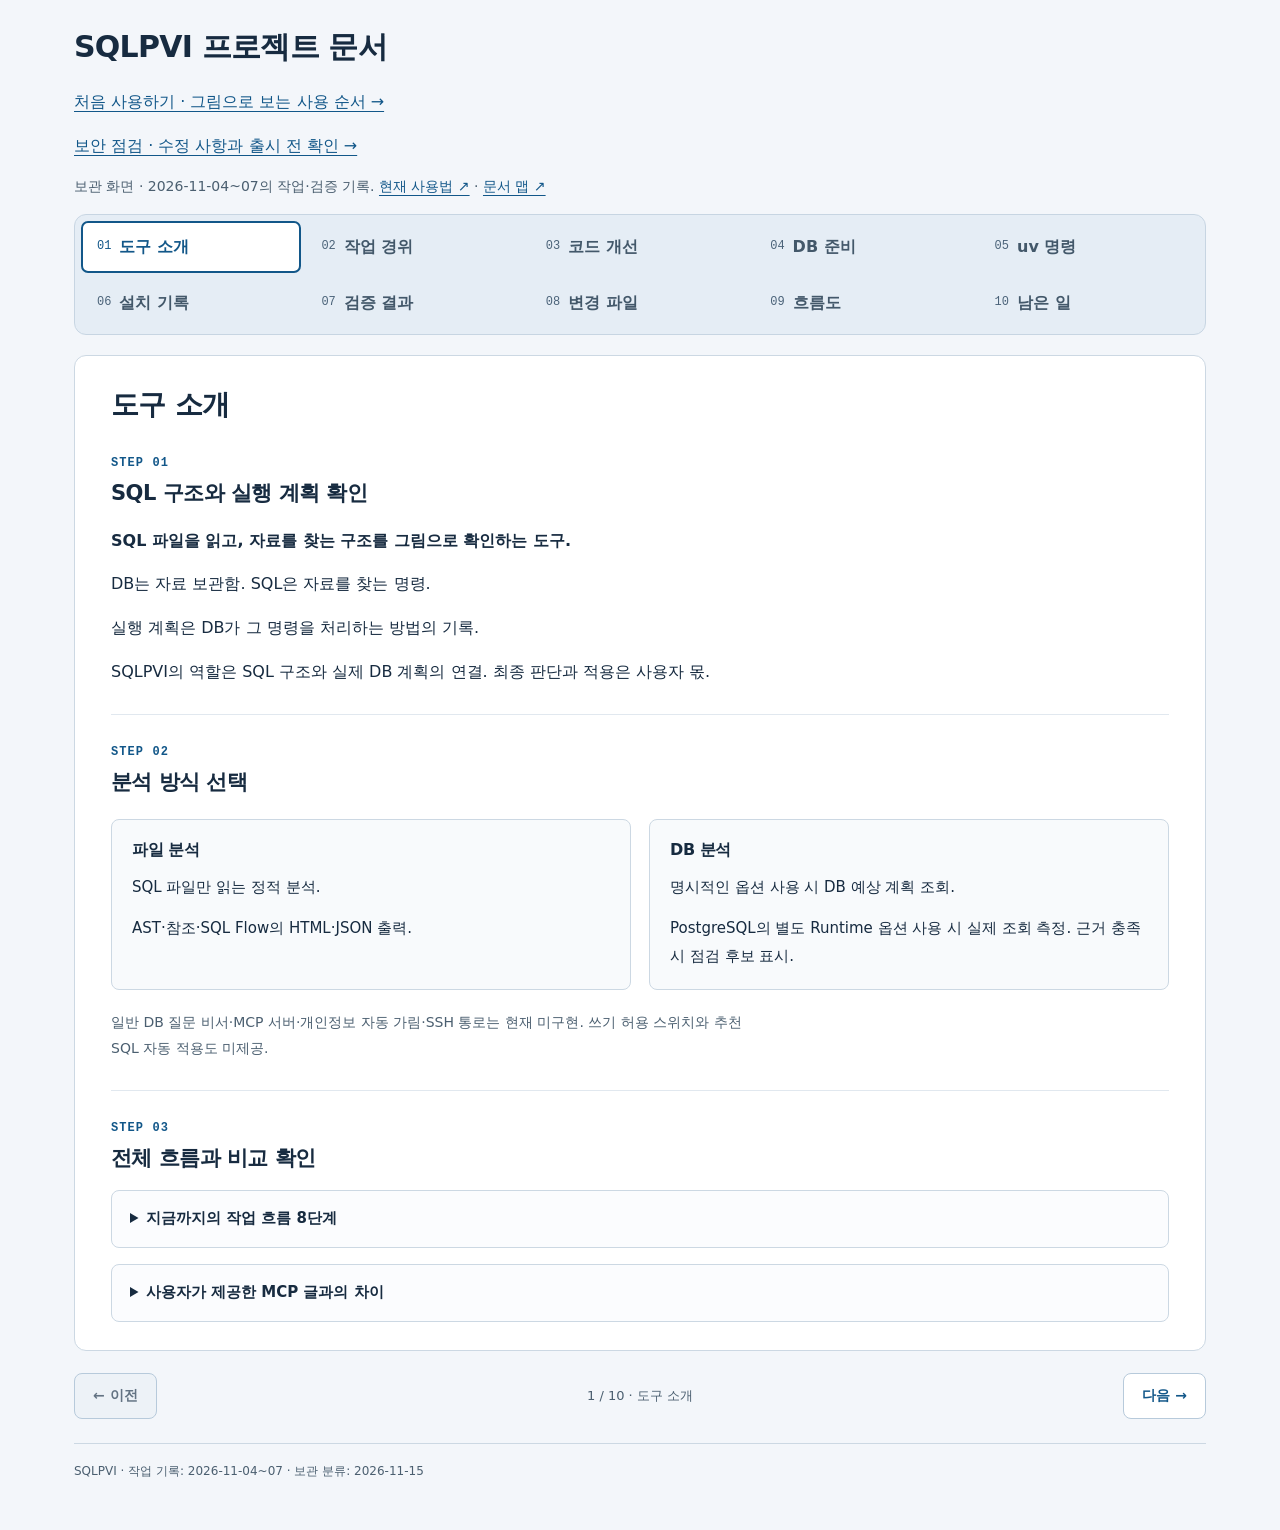
<file: docs/index.html>
<!doctype html>
<html lang="ko">
<head>
<meta name="referrer" content="no-referrer">
<meta charset="utf-8">
<meta name="viewport" content="width=device-width, initial-scale=1">
<meta http-equiv="Content-Security-Policy" content="default-src 'none'; script-src 'sha256-qJzeX9ZmzbJapPkyjEt1x/uv5OFGJEZi01jSWzLUFS4='; style-src 'sha256-UkOMrfDjEAdCwPCux9hOM7VI2EgLLZdjcaZVOPqx4OI='; img-src data:; base-uri 'none'; form-action 'none'">
<link rel="icon" href="data:,">
<title>SQLPVI 프로젝트 문서</title>
<style>
:root{color-scheme:light;--ink:#172b40;--muted:#4b5f70;--line:#ccd8e3;--blue:#125789;--red:#a52323;--green:#17684c;--amber:#82510b}
*{box-sizing:border-box}
body{margin:0;background:#f3f6fa;color:var(--ink);font:16px/1.85 "Malgun Gothic","Apple SD Gothic Neo",system-ui,sans-serif;word-break:keep-all}
main{max-width:1180px;margin:auto;padding:24px 24px 48px;min-width:0}
h1,h2,h3,h4{line-height:1.5;letter-spacing:-.025em}
.page-title{margin:0 0 18px;font-size:30px}h2{margin:0 0 16px;font-size:28px}h3{font-size:21px;margin:0 0 16px}h4{font-size:16px;margin:0 0 12px}
p{margin:0 0 14px;max-width:72ch;overflow-wrap:anywhere}p:last-child{margin-bottom:0}
a{color:var(--blue);text-underline-offset:4px}
a:focus-visible,button:focus-visible,summary:focus-visible,.doc-panel:focus-visible{outline:3px solid var(--blue);outline-offset:4px}
button{font:inherit;cursor:pointer}button:disabled{cursor:default;color:#637383;background:#edf2f7}
[hidden]{display:none!important}
.skip-link{position:absolute;left:24px;top:-100px;z-index:5;background:white;padding:10px 16px}.skip-link:focus{top:8px}
.topic-nav{position:sticky;top:12px;z-index:2;padding:6px;background:#e5edf5;border:1px solid #c7d5e2;border-radius:12px}
.tabs{display:grid;grid-template-columns:repeat(5,minmax(0,1fr));gap:4px}
.tabs a{display:flex;align-items:center;gap:8px;min-height:46px;padding:9px 14px;border:2px solid transparent;border-radius:7px;color:#43586a;font-weight:700;text-decoration:none;white-space:nowrap}
.tabs a span{font:12px/1.4 Consolas,monospace;color:#4b6379}
.tabs a:hover{background:#f6f9fc}.tabs a[aria-selected="true"]{background:white;border-color:var(--blue);color:var(--blue)}
.tabs a[aria-selected="true"] span{color:var(--blue)}
.doc-panel{margin-top:20px;padding:28px 36px;background:white;border:1px solid var(--line);border-radius:12px;scroll-margin-top:140px}
.section-intro,.note,figcaption{font-size:14px;color:var(--muted)}
.step{padding:28px 0;border-top:1px solid #e1e8ef}.step:first-of-type{border-top:0;padding-top:12px}.step:last-child{padding-bottom:0}
.step-label{display:block;margin-bottom:6px;font:700 12px/1.5 Consolas,monospace;letter-spacing:.09em;color:var(--blue)}
.takeaway{font-weight:700}.split{display:grid;grid-template-columns:1fr 1fr;gap:18px;margin:20px 0}
.box{padding:18px 20px;border:1px solid var(--line);border-radius:8px;background:#f8fafc}
.box p{font-size:15px}.box p+p{margin-top:12px}
code{font:14px/1.7 Consolas,"Malgun Gothic",monospace;overflow-wrap:anywhere;background:#edf2f7;padding:2px 5px;border-radius:4px}
pre{margin:18px 0;white-space:pre-wrap;overflow-wrap:anywhere;background:#10263b;color:#eaf4fb;padding:16px 18px;border-radius:8px;font:13px/1.8 Consolas,"Malgun Gothic",monospace}
pre code{padding:0;background:none;color:inherit;font:inherit}
details{margin:16px 0 0;border:1px solid var(--line);border-radius:8px;background:#fbfcfe;min-width:0}
summary{cursor:pointer;padding:14px 18px;font-size:15px;font-weight:700;overflow-wrap:anywhere}
details[open]>summary{border-bottom:1px solid var(--line);margin-bottom:18px}
details>:not(summary){margin-left:18px;margin-right:18px}details>:last-child{margin-bottom:18px}
details p{font-size:15px}details>details{margin-bottom:18px}
.event{padding:18px 0;border-top:1px solid var(--line)}.event:first-of-type{padding-top:0;border-top:0}.event p{font-size:15px}
ul,ol{padding-left:24px}li+li{margin-top:12px}
.table-wrap{overflow-x:auto;border:1px solid var(--line);border-radius:8px;margin:18px 0;max-width:100%}
table{border-collapse:collapse;width:100%;font-size:14px;line-height:1.9}th,td{text-align:left;vertical-align:top;padding:14px 16px;border-bottom:1px solid var(--line);overflow-wrap:anywhere}
th{background:#edf2f7;font-weight:700}tr:last-child td{border-bottom:0}tbody tr:nth-child(even){background:#f8fafc}.wide{min-width:760px}
.label{display:inline-block;padding:2px 8px;border-radius:4px;font-size:12px;font-weight:700;white-space:nowrap}
.pass{background:#e4f3eb;color:var(--green)}.fail{background:#fde8e5;color:var(--red)}.wait{background:#fff0d5;color:var(--amber)}
.change-files{columns:2;column-gap:28px}.change-files li{break-inside:avoid;margin:0 0 12px}
figure{margin:20px 0}.diagram{overflow:auto;background:#f8fafc;border:1px solid var(--line);border-radius:8px;padding:16px}figcaption{margin-top:12px}
.panel-navigation{display:flex;align-items:center;justify-content:space-between;gap:16px;margin-top:22px}
.panel-navigation button{min-height:46px;padding:8px 18px;border:1px solid #b7cadb;border-radius:8px;background:white;color:var(--blue);font-size:14px;font-weight:700}
.panel-navigation button:disabled{color:#637383;background:#edf2f7}.panel-navigation p{margin:0;color:var(--muted);font-size:13px;text-align:center}
footer{margin-top:24px;padding-top:16px;border-top:1px solid var(--line);font-size:12px;color:var(--muted)}
@media(max-width:760px){main{padding:12px 12px 32px}.topic-nav{top:0;border-radius:8px}.tabs{display:flex;overflow-x:auto;gap:4px;padding:2px}.tabs a{flex:0 0 auto;min-height:44px;padding:8px 12px}.doc-panel{margin-top:14px;padding:22px 18px;scroll-margin-top:80px}h2{font-size:24px}h3{font-size:19px}.step{padding:24px 0}.split{grid-template-columns:1fr}.change-files{columns:1}.panel-navigation{gap:8px}.panel-navigation button{padding:8px 12px}.panel-navigation p{max-width:120px}th,td{padding:12px}.diagram{padding:12px}}
@media print{body{background:white;font-size:11pt}main{max-width:none;padding:0}.topic-nav,.panel-navigation,.skip-link{display:none!important}.doc-panel,.doc-panel[hidden]{display:block!important;border:0;padding:16px 0;margin-top:0}.step{break-inside:auto}.wide{min-width:0}.table-wrap{overflow:visible}details{border:0}summary{padding-left:0}details::details-content{content-visibility:visible;display:block}a{color:inherit}pre{background:#f1f1f1;color:black}h2,h3,h4{break-after:avoid}}
.flow{list-style:none;margin:0;padding:0;display:flex;flex-direction:column;gap:28px}
.flow>li{position:relative;min-width:0;margin:0}
.flow>li:not(:last-child)::after{content:"↓" / "";position:absolute;bottom:-29px;left:50%;transform:translateX(-50%);font-size:22px;font-weight:700;line-height:28px;color:#48677e}
.flow-node{min-height:64px;display:flex;flex-direction:column;justify-content:center;gap:6px;padding:14px 16px;border:1px solid #9eb8cd;border-radius:8px;background:#e8f0f7;text-align:center;overflow-wrap:anywhere}
.flow-node strong{font-size:15px;line-height:1.6}.flow-node span{font-size:14px;line-height:1.7;color:#43586a}
.flow-node.decision{background:#fff5df;border-color:#c2a165;border-style:dashed}
.flow-branches{display:grid;grid-template-columns:repeat(var(--branches),minmax(0,1fr));align-items:stretch;gap:18px}
.flow-branch{min-width:0;padding:14px;border:1px solid #ccd8e3;border-top:3px solid #7096b5;border-radius:8px;background:#fff}
.flow-label{margin:0 0 12px;font-size:13px;font-weight:800;text-align:center;color:#125789;overflow-wrap:anywhere}
.flow-note{padding:14px;border:1px dashed #a5bacb;border-radius:6px;text-align:center;font-size:14px;color:#43586a}
.history-flow>li:last-child .flow-node{background:#fff0ed;border-color:#c87870}
@media(min-width:1000px){.flow-row{flex-direction:row;gap:28px}.flow-row>li{flex:1;display:flex}.flow-row .flow-node{width:100%}.flow-row>li:not(:last-child)::after{content:"→" / "";left:auto;right:-24px;top:50%;bottom:auto;transform:translateY(-50%)}
.history-flow{display:grid;grid-template-columns:repeat(4,minmax(0,1fr));gap:36px 28px}.history-flow .flow-node{height:100%;min-height:138px}.history-flow>li:nth-child(5){grid-column:4;grid-row:2}.history-flow>li:nth-child(6){grid-column:3;grid-row:2}.history-flow>li:nth-child(7){grid-column:2;grid-row:2}.history-flow>li:nth-child(8){grid-column:1;grid-row:2}
.history-flow>li:nth-child(-n+3)::after{content:"→" / "";left:auto;right:-24px;top:50%;bottom:auto;transform:translateY(-50%)}.history-flow>li:nth-child(4)::after{bottom:-33px}.history-flow>li:nth-child(n+5):not(:last-child)::after{content:"←" / "";left:-24px;top:50%;bottom:auto;transform:translateY(-50%)}}
@media(max-width:760px){.flow-branches{grid-template-columns:1fr}.flow-node{padding:12px}.flow-branch{padding:12px}}
@media print{.flow-row{flex-direction:column}.flow-branches{grid-template-columns:1fr}.history-flow{display:flex}.flow-node{break-inside:avoid}.flow>li:not(:last-child)::after,.history-flow>li:not(:last-child)::after{content:"↓" / "";left:50%;right:auto;top:auto;bottom:-29px;transform:translateX(-50%)}}

.branches-2{--branches:2}.branches-3{--branches:3}
</style>
</head>
<body>
<a class="skip-link" href="#purpose">본문으로 이동</a>
<main>
<h1 class="page-title">SQLPVI 프로젝트 문서</h1>
<p><a href="usage.html">처음 사용하기 · 그림으로 보는 사용 순서 →</a></p>
<p><a href="security.html">보안 점검 · 수정 사항과 출시 전 확인 →</a></p>
<p class="note">보관 화면 · 2026-11-04~07의 작업·검증 기록. <a href="https://github.com/seo-gali/sql-plan-visualizer/blob/master/README.md" target="_blank" rel="noopener noreferrer">현재 사용법 ↗</a> · <a href="https://github.com/seo-gali/sql-plan-visualizer/blob/master/docs/README.md" target="_blank" rel="noopener noreferrer">문서 맵 ↗</a></p>
<nav class="topic-nav" aria-label="문서 주제 선택"><div class="tabs">
<a id="tab-purpose" href="#purpose" data-title="도구 소개"><span>01</span>도구 소개</a>
<a id="tab-history" href="#history" data-title="작업 경위"><span>02</span>작업 경위</a>
<a id="tab-changes" href="#changes" data-title="코드 개선"><span>03</span>코드 개선</a>
<a id="tab-database" href="#database" data-title="DB 준비"><span>04</span>DB 준비</a>
<a id="tab-commands" href="#commands" data-title="uv 명령"><span>05</span>uv 명령</a>
<a id="tab-install" href="#install" data-title="설치 기록"><span>06</span>설치 기록</a>
<a id="tab-verification" href="#verification" data-title="검증 결과"><span>07</span>검증 결과</a>
<a id="tab-files" href="#files" data-title="변경 파일"><span>08</span>변경 파일</a>
<a id="tab-pictures" href="#pictures" data-title="흐름도"><span>09</span>흐름도</a>
<a id="tab-remaining" href="#remaining" data-title="남은 일"><span>10</span>남은 일</a>
</div></nav>

<section id="purpose" class="doc-panel" aria-labelledby="heading-purpose">
<h2 id="heading-purpose">도구 소개</h2>
<div class="step"><h3><span class="step-label">STEP 01</span>SQL 구조와 실행 계획 확인</h3>

<p class="takeaway">SQL 파일을 읽고, 자료를 찾는 구조를 그림으로 확인하는 도구.</p>
<p>DB는 자료 보관함. SQL은 자료를 찾는 명령.</p>
<p>실행 계획은 DB가 그 명령을 처리하는 방법의 기록.</p>
<p>SQLPVI의 역할은 SQL 구조와 실제 DB 계획의 연결. 최종 판단과 적용은 사용자 몫.</p>

</div><div class="step"><h3><span class="step-label">STEP 02</span>분석 방식 선택</h3>

<div class="split">
<div class="box"><h4>파일 분석</h4><p>SQL 파일만 읽는 정적 분석.</p><p>AST·참조·SQL Flow의 HTML·JSON 출력.</p></div>
<div class="box"><h4>DB 분석</h4><p>명시적인 옵션 사용 시 DB 예상 계획 조회.</p><p>PostgreSQL의 별도 Runtime 옵션 사용 시 실제 조회 측정. 근거 충족 시 점검 후보 표시.</p></div>
</div>
<p class="note">일반 DB 질문 비서·MCP 서버·개인정보 자동 가림·SSH 통로는 현재 미구현. 쓰기 허용 스위치와 추천 SQL 자동 적용도 미제공.</p>

</div><div class="step"><h3><span class="step-label">STEP 03</span>전체 흐름과 비교 확인</h3>
<details><summary>지금까지의 작업 흐름 8단계</summary>
<figure><div class="diagram" role="group" aria-label="지금까지의 작업 흐름"><ol class="flow history-flow"><li><div class="flow-node"><strong>① 기존 작업 확인</strong><span>Phase 0~10의 범위와 기록 확인</span></div></li><li><div class="flow-node"><strong>② 격리 DB 준비</strong><span>드라이버·컨테이너 준비 / 사용자 실행 지원</span></div></li><li><div class="flow-node"><strong>③ SQL Server 연결 수정</strong><span>51433 충돌 확인 / mssql · 14330 사용</span></div></li><li><div class="flow-node"><strong>④ Phase 검증</strong><span>당시 전체 211개 통과 / 2026-11-04 기록</span></div></li><li><div class="flow-node"><strong>⑤ 문서·선택 기록</strong><span>문서 16개 정리 / 선택 HTML의 위치 이동</span></div></li><li><div class="flow-node"><strong>⑥ 코드 개선 3건</strong><span>출력 폴더·힌트·해시 / 전체 258개 통과</span></div></li><li><div class="flow-node"><strong>⑦ 남은 문제 확인</strong><span>uv 설치 복구 미완료 / 문서 그림 확인</span></div></li><li><div class="flow-node"><strong>⑧ 경위 검토 기록</strong><span>명령·변경·근거·실패의 구분과 기록 작성</span></div></li></ol></div><figcaption>번호 순서로 이어지는 작업 흐름. 넓은 화면의 위 줄은 왼쪽에서 오른쪽, 아래 줄은 오른쪽에서 왼쪽 순서. 좁은 화면은 위에서 아래 순서.</figcaption></figure>
</details><details><summary>사용자가 제공한 MCP 글과의 차이</summary>
<div class="table-wrap"><table><thead><tr><th>구분</th><th>주신 글의 mcp-server-mysql</th><th>현재 SQLPVI</th></tr></thead><tbody>
<tr><td>주목적</td><td>AI의 DB 구조 확인과 일반 조회</td><td>SQL 파일의 구조·참조·실행 계획 시각화</td></tr>
<tr><td>사용 방식</td><td>MCP 연결 도구</td><td>CLI 명령과 로컬 Skill</td></tr>
<tr><td>쓰기</td><td>글의 설명상 별도 설정으로 허용</td><td>쓰기 허용 옵션 없음</td></tr>
<tr><td>공통점</td><td colspan="2">읽기 중심 접근과 DB 권한 제한의 중요성</td></tr>
<tr><td>개인정보 가림·SSH</td><td>글에서 소개한 기능</td><td>미구현</td></tr>
</tbody></table></div><p class="note">비교 기준은 사용자가 제공한 글. 이 표에서 외부 도구의 최신 전체 기능·별 개수 재평가 없음.</p>

</details>
</div>
</section>

<section id="history" class="doc-panel" aria-labelledby="heading-history">
<h2 id="heading-history">작업 경위</h2><p class="section-intro">한 단계의 결과 확인 후 다음 단계로 이동. 원래 요청·작업·실패 기록은 각 단계의 세부 내용에 보존.</p>
<div class="step"><h3><span class="step-label">STEP 01</span>기존 작업과 실행 환경 확인</h3>
<p>계획·Phase 기록 확인 후 기존 환경에서 검사 진행. 새 설치의 파일 접근 오류는 별도 미해결 항목으로 보존.</p><details><summary>01~03 요청·진행·결과</summary>
<article class="event"><h4>01. 기존 작업 확인과 계속 진행 요청</h4><p><strong>진행:</strong> 프로젝트 계획·단계별 구현·검사 상태 확인 및 후속 작업 진행</p><p><strong>결과:</strong> 단계별 완료 내용은 저장된 Phase 문서로 추적. 현재 사용자 대화에 없는 과거 세부 실행을 새로 지어내지 않음.</p></article>
<article class="event"><h4>02. 셸의 PyPI·DockSlate 접근 제한</h4><p><strong>진행:</strong> 사용자에게 일반 PowerShell의 패키지·테스트 DB 준비 명령 안내</p><p><strong>결과:</strong> 사용자가 DockSlate 실행 및 PostgreSQL·MariaDB Healthy 결과 제공.</p></article>
<article class="event"><h4>03. <code>uv sync --locked</code> 실패</h4><p><strong>진행:</strong> 기존 설치 환경과 캐시를 사용해 검사를 계속하는 경로 확보</p><p><strong>결과:</strong> <code>setuptools 84.2.1 / entry_points.txt / os error 5</code>. 신규 설치 문제가 해결된 것으로 처리하지 않음.</p></article>
</details>
</div><div class="step"><h3><span class="step-label">STEP 02</span>SQL Server 연결과 Phase 검증</h3>
<p>드라이버 설치 뒤 포트 충돌 해결. 당시 Phase 10의 전체 211개 검사 통과.</p><details><summary>04~07 요청·진행·결과</summary>
<article class="event"><h4>04. SQL Server 드라이버·Lock 갱신</h4><p><strong>진행:</strong> <code>pymssql==2.4.6</code> 사용. Lock 갱신과 드라이버 설치</p><p><strong>결과:</strong> 패키지명이 별도 줄로 실행되어 실패한 명령 뒤, 한 줄 설치 명령으로 성공. Lock의 전체 패키지 수 16개.</p></article>
<article class="event"><h4>05. SQL Server 컨테이너 Healthy, 호스트 접속 실패</h4><p><strong>진행:</strong> 상태·로그·재시작 결과와 Windows 포트 예약 범위 확인</p><p><strong>결과:</strong> 51433이 예약 구간 51356~51455와 충돌. 컨테이너 내부 Healthy와 Windows 포트 접근 가능성은 별도 상태.</p></article>
<article class="event"><h4>06. 예약 포트를 피한 연결 필요</h4><p><strong>진행:</strong> Compose 서비스 <code>mssql</code>, 포트 <code>14330</code> 사용. 기존 <code>sqlserver</code> 컨테이너 보존</p><p><strong>결과:</strong> 사용자가 새 컨테이너·init 실행. 새 DB의 customers 500행, orders 10000행 결과 제공. 기존 컨테이너 삭제 없음.</p></article>
<article class="event"><h4>07. 실제 다중 DB 검증과 추천 단계 진행</h4><p><strong>진행:</strong> SQL Server 미실행 계획 수집·권한·Timeout·연결 정리, PostgreSQL 디스크 정렬 추천 검증</p><p><strong>결과:</strong> 2026-11-04 Phase 10 시점: 전체 211 passed, Skip 없음.</p></article>
</details>
</div><div class="step"><h3><span class="step-label">STEP 03</span>목적 비교와 문서 정리</h3>
<p>MCP 글과 SQLPVI의 범위 비교. 문서·그림·대신 내린 선택의 기록 정리.</p><details><summary>08~10 요청·진행·결과</summary>
<article class="event"><h4>08. MCP 글과 우리 작업의 차이를 완료 뒤 구분해 달라는 요청</h4><p><strong>진행:</strong> 일반 DB 조회 비서와 SQL 분석 도구의 목적 차이 기록</p><p><strong>결과:</strong> MCP·개인정보 가림·SSH 기능을 새로 추가하는 작업으로 해석하지 않음.</p></article>
<article class="event"><h4>09. 문서 수정, 그림 추가, 짧은 명사형 문장 요청</h4><p><strong>진행:</strong> README·기획서·운영 규칙·화면 설계·Phase 지침 등 16개 문서 정리. 당시 Mermaid 9개 추가</p><p><strong>결과:</strong> 과거 시험 수치·날짜 보존. 비어 있던 완료 기준과 체크의 재구성은 제 판단으로 진행. 당시 Mermaid 실제 렌더링은 미검증.</p></article>
<article class="event"><h4>10. 완료 전 누락 재검토 및 대신 내린 선택의 HTML 기록 요청</h4><p><strong>진행:</strong> 출력 폴더 준비 안내·HTML 특수문자 검사 누락 수정. 선택 기록 작성</p><p><strong>결과:</strong> 사용자의 초기 저장소 밖 요청에 따라 Temp 사용. 이후 사용자 이동 지시로 프로젝트 <code>work-records</code>에 이동. 이전 Temp 파일 제거·이동 전후 내용 일치 확인.</p></article>
</details>
</div><div class="step"><h3><span class="step-label">STEP 04</span>코드 개선과 실제 DB 검사</h3>
<p>출력 폴더·Table Hint·해시 추천의 세 항목 개선. 2026-11-05 전체 258개 검사 통과.</p><details><summary>11~13 요청·진행·결과</summary>
<article class="event"><h4>11. “참고해서 우리쪽 코드 고치면 안돼?” 요청</h4><p><strong>진행:</strong> 제가 출력 폴더 자동 생성·SQL Server 힌트 일부 허용·해시 추천 추가를 작업 범위로 선택</p><p><strong>결과:</strong> 사용자가 세 항목을 각각 지정한 것은 아님. 이 선택에 따른 코드 변경·검사의 내용은 다음 절.</p></article>
<article class="event"><h4>12. 실제 DB 검사를 위한 포트 응답 없음</h4><p><strong>진행:</strong> DockSlate 실행과 DB 컨테이너 시작의 차이 설명. 세 컨테이너 시작 명령 안내</p><p><strong>결과:</strong> 사용자가 컨테이너 네 개의 실행 화면 제공. 이후 55432·53306·14330 응답 확인. 네 번째는 보존한 예전 SQL Server.</p></article>
<article class="event"><h4>13. 코드 개선 전후 검증</h4><p><strong>진행:</strong> 회귀 검사 추가 → 변경 전 실패 확인 → 구현 → 실제 DB 포함 전체 검사</p><p><strong>결과:</strong> 변경 전 9 failed / 102 passed. 같은 검사 변경 후 111 passed. 전체 258 passed in 18.89s, Skip 없음.</p></article>
</details>
</div><div class="step"><h3><span class="step-label">STEP 05</span>설치 실패와 안내 경로 재검토</h3>
<p>새 설치 오류 재현. 다른 프로젝트에서 실행된 결과의 분리와 안내 명령의 대상 경로 수정.</p><details><summary>14~18 요청·진행·결과</summary>
<article class="event"><h4>14. “uv 신규 설치 권한 오류, Mermaid 실제 표시 해” 요청</h4><p><strong>진행:</strong> 별도 새 가상환경의 설치 시도와 프로젝트 Wheel 빌드로 오류 재현</p><p><strong>결과:</strong> 캐시 접근 오류와 PyPI 접속 제한이 모두 확인됨. 기존 환경 실행 성공으로 새 설치 완료를 대신하지 않음.</p></article>
<article class="event"><h4>15. Mermaid 실제 표시 확인</h4><p><strong>진행:</strong> 공개 Mermaid 12.3.0으로 당시 10개 렌더링. SVG 생성·문서 연결·원문 보존</p><p><strong>결과:</strong> 당시 10개 렌더링 성공. 이후 별도 SVG 삭제와 Markdown Mermaid 전환, HTML/CSS 직접 표시의 후속 기록으로 구분.</p></article>
<article class="event"><h4>16. 기존 캐시 실패와 셸 다운로드 제한</h4><p><strong>진행:</strong> 새 캐시와 복사 방식으로 일반 PowerShell 설치 요청</p><p><strong>결과:</strong> 첫 명령에 대상 경로가 없어 현재 PowerShell 폴더에 따라 다른 프로젝트에 적용될 수 있었음.</p></article>
<article class="event"><h4>17. 사용자 실행 결과의 경로가 <code>boiler-ops-agent</code></h4><p><strong>진행:</strong> 해당 결과를 SQLPVI 성공으로 사용하지 않고, <code>--directory</code>를 포함한 수정 명령 안내</p><p><strong>결과:</strong> 사용자 출력: 24 packages / Checked 22 packages. SQLPVI의 16 packages와 다른 프로젝트 결과. 설치·삭제 표시가 없는 출력이나, 그 프로젝트 전체 상태를 별도로 검사한 것은 아님.</p></article>
<article class="event"><h4>18. “왜 자꾸 시키나”, “이상한 것 같다”, “한번 체크” 요청</h4><p><strong>진행:</strong> 추가 설치 진행보다 경위 검토 우선. 이 HTML 작성</p><p><strong>결과:</strong> 경로를 넣은 수정 명령의 SQLPVI 실행 결과는 아직 없음. 새 캐시 설치 복구는 미완료.</p></article>
</details>
</div><div class="step"><h3><span class="step-label">STEP 06</span>문서 위치와 그림 표시 방식 정리</h3>
<p>docs/index.html 배치와 기획서 작성. 별도 SVG 삭제 후 Markdown Mermaid·HTML/CSS 직접 표시로 전환.</p><details><summary>19~22 요청·진행·결과</summary>
<article class="event"><h4>19. 문서 진입점의 docs/index.html 이동</h4><p><strong>진행:</strong> 본문 보존 후 <code>docs/index.html</code>로 이동. 선택 기록도 docs로 이동. 샘플 보고서의 docs/examples 보관과 내부 상대 링크 정리.</p><p><strong>결과:</strong> 문서와 연결 파일의 <code>docs</code> 내부 보관. 상대 경로로 상세 기록·샘플 보고서 연결.</p></article>
<article class="event"><h4>20. 제공한 기획서를 현재 프로젝트에 맞춰 기획서.md로 작성 요청</h4><p><strong>진행:</strong> 20개 절 유지. 실제 CLI·모델·버전·지원 범위 반영. 구현·미구현·미검증 항목 분리.</p><p><strong>결과:</strong> 기존 계약 원본 유지. 정적 CLI의 HTML·JSON 예제 확인. 전체 DB 검사의 재실행 없음.</p></article>
<article class="event"><h4>21. docs/diagrams 내용 삭제와 기획서 그림의 Mermaid 전환 요청</h4><p><strong>진행:</strong> 별도 SVG 파일 10개 삭제. 기획서의 그림 4개와 기존 Markdown 그림 10개를 Mermaid 직접 표시로 전환. 삭제 파일로 향하던 링크 제거.</p><p><strong>결과:</strong> 2026-11-06 후속 확인: 기획서 Mermaid 4개 실제 렌더링 성공, Console Error/Warning 없음. 이 경위 HTML의 내장 그림은 별도 파일 없이 표시 가능.</p></article>
<article class="event"><h4>22. HTML도 그림 파일 대신 코드로 직접 그려 달라는 요청</h4><p><strong>진행:</strong> 이 문서의 전체 작업 흐름 1개와 문서 흐름도 10개를 HTML/CSS의 상자·분기·화살표로 작성. 인라인 SVG와 SVG 이미지 데이터 제거.</p><p><strong>결과:</strong> Markdown은 Mermaid 유지. 문서 HTML은 그림 파일·Mermaid 실행 도구·외부 라이브러리 없이 표시. 제품 SQLPVI의 실행 코드 변경 없음.</p></article>
</details>
</div>
</section>

<section id="changes" class="doc-panel" aria-labelledby="heading-changes">
<h2 id="heading-changes">코드 개선</h2><p class="section-intro">포괄적인 코드 개선 요청을 세 항목으로 구체화한 기록. 각 항목의 적용 조건과 검사 결과를 함께 보존.</p>
<div class="step"><h3><span class="step-label">STEP 01</span>출력 폴더 자동 생성</h3>

<p><strong>이전:</strong> 결과 폴더가 없으면 HTML·JSON 저장 실패.</p>
<p><strong>변경:</strong> 분석과 보고서 생성에 성공한 뒤 부모 폴더 생성.</p>
<p>분석 실패 시 폴더 미생성. SQL 원본과 같은 파일·Hardlink로의 출력 거부 유지.</p>
<details><summary>실제 코드와 보존 검사</summary>

<p><strong>문제:</strong> 결과를 넣을 폴더가 없으면 HTML·JSON 저장 실패. <strong>변경:</strong> 분석과 보고서 생성 성공 뒤 부모 폴더 생성.</p>
<p><code>src/sqlpvi/cli.py</code>의 실제 추가 코드:</p>
<pre><code>output.parent.mkdir(parents=True, exist_ok=True)
output.write_text(result, encoding="utf-8")</code></pre>
<p>이미 존재하는 폴더의 유지. SQL 입력 파일과 같은 파일로의 출력 거부 유지. Hardlink로 같은 파일을 가리키는 경우도 거부. 잘못된 SQL은 새 출력 폴더를 만들기 전에 실패.</p>
<p class="note">검사: HTML·JSON의 중첩 폴더 생성, 부모 위치가 폴더가 아닌 파일일 때 원문 보존, 잘못된 SQL의 폴더 미생성, 기존 Hardlink 보호.</p>


</details>
</div><div class="step"><h3><span class="step-label">STEP 02</span>SQL Server의 Table Hint 4종 허용</h3>

<p>Hint는 표를 읽는 방법에 관한 특별 지시. 인자 없는 <code>NOLOCK</code>·<code>READUNCOMMITTED</code>·<code>FORCESEEK</code>·<code>FORCESCAN</code>만 허용.</p>
<p>SQL Server의 수집 범위는 예상 계획. 잠금 강제·알 수 없는 Hint·인자 있는 Hint의 차단 유지.</p>
<details><summary>허용 범위·차단 조건·실제 DB 검사</summary>

<p>Hint는 SQL에 붙이는 특별 지시. 이전에는 종류와 무관하게 전부 차단. 현재는 <strong>인자 없는 아래 네 이름만 허용</strong>.</p>
<div class="table-wrap"><table><thead><tr><th>허용 이름</th><th>뜻과 적용 범위</th></tr></thead><tbody>
<tr><td><code>NOLOCK</code>, <code>READUNCOMMITTED</code></td><td>읽는 방법에 관한 지시. 실제 조회에서 일관된 결과·잠금 부재를 보장하는 이름이 아님. SQLPVI의 SQL Server 모드에서는 조회 실행 없이 계획만 수집.</td></tr>
<tr><td><code>FORCESEEK</code>, <code>FORCESCAN</code></td><td>인덱스 접근 경로에 관한 지시. 원문에 이미 있을 때 계획 수집 허용. SQLPVI가 새로 삽입하는 지시가 아님.</td></tr>
</tbody></table></div>
<p><code>UPDLOCK</code>·<code>HOLDLOCK</code>·<code>XLOCK</code>·<code>TABLOCKX</code> 등 잠금 강제 Hint의 차단 유지. 모르는 Hint와 <code>INDEX(...)</code> 같은 인자 있는 형태도 차단. 허용 Hint에 금지 Hint를 섞은 경우 거부.</p>
<p>변경 지점: <code>src/sqlpvi/db/safety.py</code>. SQL Server의 <code>SHOWPLAN_XML</code> 경계 유지. 쓰기 허용 옵션 추가 없음.</p>
<p class="note">검사: 드라이버를 부르기 전 금지 SQL 거부, 허용 Hint의 SHOWPLAN 전달, 실제 SQL Server에서 허용 네 종류의 예상 계획 수집과 Actual Rows 없음 확인.</p>


</details>
</div><div class="step"><h3><span class="step-label">STEP 03</span>PostgreSQL의 해시 임시 파일 점검</h3>

<p>해시는 자료를 묶고 짝을 찾는 처리 방식. 메모리가 부족하면 여러 배치와 임시 파일 사용 가능.</p>
<p>실제 Runtime 계획에 충분한 근거가 있을 때 점검 후보 표시. 기존 정렬 점검과 새 해시 점검의 두 종류 제공.</p>
<p>추천 생성은 이미 수집한 계획의 해석. 추가 DB 실행과 설정 자동 변경 없음.</p>
<details><summary>추천 조건·실측 수치·샘플 보고서</summary>

<p>해시는 자료를 묶어 서로 맞춰 보는 작업의 한 방법. 메모리만으로 처리하기 어려우면 일을 나누고 임시 파일을 사용할 수 있음. 현재 추천은 기존 정렬 점검과 새 해시 점검의 두 종류.</p>
<div class="table-wrap"><table><thead><tr><th>검사 조건</th><th>정확한 내용</th></tr></thead><tbody>
<tr><td>공통 출처</td><td>실제 PostgreSQL 계획, <code>DATABASE</code>, <code>RUNTIME</code>. Column 참조의 확정 상태.</td></tr>
<tr><td>정렬 후보</td><td><code>Sort</code>, <code>Sort Space Type=Disk</code>, 양수 공간·Actual Rows·Loops.</td></tr>
<tr><td>새 해시 후보</td><td><code>Hash</code> 노드, <code>Hash Batches&gt;1</code>, 양수 <code>Temp Written Blocks</code>·Actual Rows·Loops.</td></tr>
<tr><td>불충분한 값</td><td>누락·0·음수·문자열·Bool·NaN·Infinity의 근거 사용 금지.</td></tr>
<tr><td>결과의 뜻</td><td>“입력량과 세션 메모리 점검” 후보. 성능 문제 확정, 인덱스 생성, 전역 메모리 증설의 자동 결정 없음.</td></tr>
<tr><td>DB 영향</td><td>이미 수집한 계획을 읽는 순수 함수. 추천을 만들기 위한 추가 DB 접속·SQL 실행 없음. 제안 SQL은 보고서의 텍스트.</td></tr>
</tbody></table></div>
<p>변경 지점: <code>src/sqlpvi/recommend.py</code>, 한국어 표시의 <code>src/sqlpvi/assets/report.js</code>. 시험 SQL: <code>fixtures/sql/hash-spill.sql</code>.</p>
<p>실제 생성 결과: <a href="examples/hash-spill.html">실측 해시 추천 보고서</a>. 이 실행의 관측값은 Hash Batches=8, Temp Written Blocks=31, Actual Rows=10000, Loops=1. 모든 환경의 고정 정답값으로 사용하지 않는 수치.</p>
<p class="note">실제 시험: 해당 테스트 세션에서만 work_mem 64kB·8MB 비교와 Merge/Nested Loop Join 비활성화. 앞의 조건에서 해시 후보 생성, 뒤에서 미생성. 제품이 DB 설정을 자동 변경하는 기능 추가 없음.</p>

</details>
</div>
</section>

<section id="database" class="doc-panel" aria-labelledby="heading-database">
<h2 id="heading-database">DB 준비</h2>
<div class="step"><h3><span class="step-label">STEP 01</span>관리 앱과 DB 실행 상태 구분</h3>

<p>DockSlate는 컨테이너를 관리하는 화면. 컨테이너는 DB 서버를 담은 실행 상자.</p>
<p>당시 반복 확인의 대상은 세 DB 서버와 Windows 접속 포트. 앱 실행·컨테이너 Healthy·호스트 연결은 각각 별도 확인 항목.</p>
<details><summary>DB별 포트와 검사 목적</summary>
<div class="table-wrap"><table><thead><tr><th>대상</th><th>현재 분석용 포트</th><th>준비 이유</th></tr></thead><tbody>
<tr><td>PostgreSQL</td><td><code>127.0.0.1:55432</code></td><td>예상 계획·Catalog·실제 측정·정렬/해시 추천의 검사</td></tr>
<tr><td>MariaDB</td><td><code>127.0.0.1:53306</code></td><td>EXPLAIN JSON 변환·계정 권한·회귀 검사</td></tr>
<tr><td>새 SQL Server, <code>mssql</code></td><td><code>127.0.0.1:14330</code></td><td>SHOWPLAN XML·Hint·권한·Timeout·연결 복구 검사</td></tr>
<tr><td>옛 SQL Server, <code>sqlserver</code></td><td>이전 설정 <code>51433</code></td><td>삭제 없이 기존 DB 보존. 현재 분석 연결 대상으로 사용하지 않음. 사용자의 마지막 화면에서는 실행 중.</td></tr>
</tbody></table></div>
</details>
</div><div class="step"><h3><span class="step-label">STEP 02</span>안내했던 명령의 영향 확인</h3>

<p>첫 명령의 목적은 DB 세 서비스 준비와 정상 상태 대기. 둘째 명령의 목적은 SQL Server 시험용 DB·표·계정 준비.</p>
<details><summary>당시 안내 명령과 생성 범위</summary>

<pre><code>docker compose up -d --wait postgres mariadb mssql
docker compose run --rm sqlserver-init</code></pre>
<p>첫 줄: 없는 이미지의 다운로드와 컨테이너 생성 가능. 기존 데이터 삭제·초기화 명령은 아님.</p>
<p>둘째 줄: 없는 시험 DB·표·계정 생성. 시험 계정의 <code>GRANT</code> 권한 부여 재적용 가능.</p>
<p><code>--rm</code>의 대상은 일회성 init 컨테이너. DB 서버·Volume 삭제 옵션과 구분.</p>
<p>기존 컨테이너 보존을 위해 <code>--remove-orphans</code> 안내 없음. Windows 예약 포트의 전역 설정 변경 없음.</p>

</details>
</div><div class="step"><h3><span class="step-label">STEP 03</span>실제 검사와 보호 범위 확인</h3>

<p>검사 대상은 loopback의 합성 자료·공개 시험 계정. 운영 DB 연결 없음.</p>
<p>실측 전후 <code>orders</code> 행 수·합계·public Index 정의의 동일성 검사 통과.</p>
<details><summary>거부·잠금 검사에서 실제 시도한 동작</summary>

<p>권한 보호 검사: 거부되어야 하는 <code>UPDATE</code> 시도 포함.</p>
<p>잠금 Timeout 검사: 일시적 <code>ALTER TABLE</code> 트랜잭션 포함. <code>finally</code>에서 Rollback.</p>
<p>반복 요청의 원인: 당시 셸의 DockSlate 실행 제한, 호스트 포트 연결 실패, 51433의 Windows 예약 충돌.</p>

</details>
</div>
</section>

<section id="commands" class="doc-panel" aria-labelledby="heading-commands">
<h2 id="heading-commands">uv 명령</h2>
<div class="step"><h3><span class="step-label">STEP 01</span>설치 명령의 대상 이해</h3>

<p>uv는 Python 환경과 필요한 패키지를 관리하는 도구. 해당 명령의 목적은 프로젝트의 설치 환경 맞추기.</p>
<p><code>sync</code>는 가상환경의 패키지 설치·교체·제거 가능. <code>--locked</code>의 보호 대상은 버전 목록이며, 설치 상태는 변경 가능.</p>
<details><summary>당시 안내 명령과 옵션별 영향</summary>
<pre><code>uv --cache-dir artifacts/uv-cache sync --locked --link-mode copy</code></pre><div class="table-wrap"><table><thead><tr><th>부분</th><th>쉬운 뜻</th><th>정확한 영향</th></tr></thead><tbody>
<tr><td><code>uv</code></td><td>Python 부품 관리 도구 실행</td><td>명령을 실행한 프로젝트의 설정을 찾는 동작</td></tr>
<tr><td><code>--cache-dir artifacts/uv-cache</code></td><td>부품을 받아 두는 별도 창고 선택</td><td>현재 작업 위치를 기준으로 한 상대 경로. 문제가 난 옛 <code>.uv-cache</code>를 삭제하는 옵션이 아님.</td></tr>
<tr><td><code>sync</code></td><td>프로젝트가 정한 부품 목록에 환경을 맞추기</td><td><code>.venv</code> 패키지 설치·교체·목록에 없는 패키지 제거 가능. 설치 상태를 바꿀 수 있는 명령.</td></tr>
<tr><td><code>--locked</code></td><td>정해 둔 버전 목록의 변경 방지</td><td>Lock 갱신이 필요하면 실패. 설치 자체를 읽기 전용으로 만드는 옵션은 아님.</td></tr>
<tr><td><code>--link-mode copy</code></td><td>캐시 파일과 연결하는 대신 파일 복사</td><td>파일 공유 방식의 선택. Windows 권한을 높이거나 해제하는 옵션이 아님. 기존 캐시를 이용한 복사 방식 빌드도 실제 실패했으므로, 이 옵션만으로 해결을 보장할 수 없음.</td></tr>
</tbody></table></div>
</details>
</div><div class="step"><h3><span class="step-label">STEP 02</span>잘못된 폴더의 실행 결과 분리</h3>

<p>첫 안내의 누락: <code>--directory</code> 또는 명시적인 폴더 이동. 그 결과, PowerShell의 현재 폴더가 실행 대상 결정.</p>
<div class="split"><div class="box"><h4>의도한 대상</h4><p><code>sql-plan-visualizer</code></p><p>당시 SQLPVI Lock 해석 결과: 16 packages.</p></div><div class="box"><h4>사용자가 올린 실제 대상</h4><p><code>boiler-ops-agent</code></p><p>사용자 출력: 24 packages / Checked 22 packages.</p></div></div>
<p>다른 프로젝트의 결과를 SQLPVI 설치 성공 근거로 사용하지 않음. 해당 프로젝트 전체 상태는 별도 미검사.</p>

</div><div class="step"><h3><span class="step-label">STEP 03</span>대상 경로를 명시한 수정 안내</h3>

<p>수정안은 SQLPVI 폴더를 <code>--directory</code>로 지정. 이 명령의 SQLPVI 설치 성공 결과는 당시 미확보.</p>
<details><summary>수정 안내 명령 기록</summary>

<pre><code>uv --directory D:/01_Programming/08_AI/Agent/sql-plan-visualizer --cache-dir artifacts/uv-cache sync --locked --link-mode copy</code></pre>
<p>DB 주소·SQL 실행·파일 삭제·권한 변경·전역 설정 변경 지정 없음.</p>
<p>해당 프로젝트의 가상환경을 맞추는 설치 명령. 영향 범위를 읽기 전용으로 설명할 수 없는 동작.</p>

</details>
</div>
</section>

<section id="install" class="doc-panel" aria-labelledby="heading-install">
<h2 id="heading-install">설치 기록</h2>
<div class="step"><h3><span class="step-label">STEP 01</span>실행 성공과 새 설치 성공 구분</h3>

<p class="takeaway">2026-11-05 확인 상태: 기존 환경의 실행·검사 성공. 새 환경의 전체 설치 성공은 미확인.</p>
<p>설치 시험의 별도 대상: <code>artifacts/install-original-cache-20261105/.venv</code>.</p>
<p>해당 경로의 Python 실행 파일 생성까지 확인. 필요한 패키지 전체 설치는 미완료.</p>

</div><div class="step"><h3><span class="step-label">STEP 02</span>각 시도의 오류 확인</h3>

<p>기존 캐시의 파일 접근 오류와 새 패키지 다운로드의 소켓 접근 거부를 각각 확인.</p>
<p>다른 프로젝트의 설치 출력은 SQLPVI 복구 성공 근거에서 제외.</p>
<details><summary>설치·빌드 시도 7건의 결과</summary>
<div class="table-wrap"><table class="wide"><thead><tr><th>시도</th><th>실행 주체·대상</th><th>결과</th><th>이 결과로 알 수 있는 것</th></tr></thead><tbody>
<tr><td>캐시 파일 읽기</td><td>제가 기존 setuptools의 entry_points.txt·파일 속성·ACL 조회</td><td>일반 파일 읽기 성공. ACL 변경 없음.</td><td>파일 읽기 성공만으로 uv 설치 성공 판단 불가.</td></tr>
<tr><td>새 환경, Offline sync</td><td>제가 별도 가상환경과 기존 <code>.uv-cache</code> 사용</td><td><span class="label fail">exit 1</span> tzdata 2026.6의 캐시 부족</td><td>기존 캐시만으로 전체 새 설치 불가.</td></tr>
<tr><td>새 환경, 일반 sync</td><td>동일 별도 환경. 다운로드 대기 10초·재시도 0회로 이 시도만 제한</td><td><span class="label fail">exit 1</span> jinja2 3.1.6 다운로드의 소켓 접근 거부, os error 10013</td><td>현재 셸의 PyPI 통신 제한 확인. 패키지 버전 문제라는 근거는 아님.</td></tr>
<tr><td>기본 방식 Wheel 빌드</td><td>제가 uv build, 기존 캐시·별도 산출물 폴더 사용</td><td><span class="label fail">exit 1</span> setuptools의 entry_points.txt, os error 5</td><td>기존 캐시를 사용하는 빌드 의존성 설치의 파일 접근 오류 재현.</td></tr>
<tr><td>복사 방식 Wheel 빌드</td><td>위 빌드에 <code>--link-mode copy</code> 추가</td><td><span class="label fail">exit 1</span> setuptools의 launcher manifest.xml 복사, os error 5</td><td>기존 캐시에 복사 옵션만 추가해도 복구되지 않음.</td></tr>
<tr><td>새 캐시로 일반 PowerShell sync 안내</td><td>사용자 실행. 실제 위치는 boiler-ops-agent</td><td>사용자 출력상 Resolved 24 / Checked 22</td><td>다른 프로젝트 결과. 출력에 설치·삭제 표시 없음. 그 프로젝트 전체 상태는 별도 미검사.</td></tr>
<tr><td>프로젝트 경로를 넣은 수정 안내</td><td>SQLPVI 대상의 <code>--directory</code> 명령 제시</td><td><span class="label wait">실행 결과 미제공</span></td><td>이 명령의 SQLPVI 성공을 주장할 수 없음. 기록 작성 전 SQLPVI의 새 캐시 경로도 미생성.</td></tr>
</tbody></table></div>
</details><details><summary>제가 실제 사용한 설치·빌드 명령과 핵심 출력</summary>
<p class="note">첫 두 sync의 공통 대상 설정: <code>UV_PROJECT_ENVIRONMENT=artifacts/install-original-cache-20261105/.venv</code>. 작업 셸 한 번의 실행 범위 설정이며 전역 환경 변수 저장 없음.</p>
<pre><code>uv --cache-dir .uv-cache --offline sync --locked
→ Failed to download tzdata==2026.6: requested data wasn't found in the cache

uv --cache-dir .uv-cache sync --locked
→ Failed to download jinja2==3.1.6: tcp connect error / os error 10013

uv --cache-dir .uv-cache --offline build --wheel --out-dir artifacts/install-validation/dist
→ Failed to install setuptools==84.2.1 / entry_points.txt / os error 5

uv --cache-dir .uv-cache --offline build --wheel --link-mode copy --out-dir artifacts/install-validation/dist
→ Failed to copy setuptools/launcher manifest.xml / os error 5</code></pre>
<p>Wheel은 Python 프로젝트를 설치 가능한 파일로 묶은 결과물. 이번 두 빌드 모두 실패. 성공한 Wheel 산출물이 있다고 기록하지 않음.</p>
</details>
</div><div class="step"><h3><span class="step-label">STEP 03</span>진단의 한계 확인</h3>

<p>확인된 차이: 일반 파일 읽기는 성공. uv의 설치·복사는 실패.</p>
<p>최종 원인인 보안 프로그램·권한·파일 잠금의 특정은 미완료.</p>
<p>Windows ACL·보안 정책 변경, 관리자 권한 우회, 기존 캐시 강제 삭제, setuptools 버전 교체는 미수행.</p>

</div>
</section>

<section id="verification" class="doc-panel" aria-labelledby="heading-verification">
<h2 id="heading-verification">검증 결과</h2>
<div class="step"><h3><span class="step-label">STEP 01</span>코드 개선 전후 비교</h3>

<p><strong>개선 전:</strong> 관련 검사 9 failed / 102 passed, exit 1.</p>
<p><strong>개선 후:</strong> 동일 검사 111 passed, exit 0.</p>
<p><strong>2026-11-05 전체:</strong> 실제 DB 세 종류 포함 258 passed in 18.89s. Skip 없음, exit 0.</p>
<p class="note">이번 문서 수정으로 전체 DB 검사를 다시 수행한 것은 아님.</p>
<details><summary>정적 검사·Lock·화면 검사의 당시 결과</summary>
<div class="table-wrap"><table><thead><tr><th>검사</th><th>실제 결과</th><th>해석</th></tr></thead><tbody>
<tr><td>개선 전 관련 검사</td><td>9 failed, 102 passed, exit 1</td><td>새 출력 폴더 2건·허용 Hint 5건·해시 추천 2건의 실패 확인</td></tr>
<tr><td>개선 후 동일 검사</td><td>111 passed, exit 0</td><td>위 9건과 기존 관련 검사 통과</td></tr>
<tr><td>실제 DB 포함 전체 검사</td><td><strong>258 passed in 18.89s, Skip 없음, exit 0</strong></td><td>2026-11-05 직접 확인. 최신 문서·SVG 작성 이전의 마지막 전체 코드 검사</td></tr>
<tr><td>Ruff 검사</td><td>All checks passed, exit 0</td><td>Python 정적 검사 통과</td></tr>
<tr><td>Ruff 서식 검사</td><td>58 files already formatted, exit 0</td><td>Python 서식 통과</td></tr>
<tr><td>Offline Lock 검사</td><td>Resolved 16 packages, exit 0</td><td>Lock 일관성 확인. 신규 설치 완료를 뜻하지 않음.</td></tr>
<tr><td>해시 추천 화면</td><td>한영 전환·근거 링크 이동·Focus·SQL 원문 보존 확인</td><td>1366px·390px에서 가로 넘침 없음. 해당 화면의 외부 Resource·Console Error/Warning 없음.</td></tr>
<tr><td>Mermaid 그림</td><td>10개 실제 렌더링 성공·SVG 파일 10개 생성</td><td>공개 Mermaid 도구 로딩 후 로컬 렌더링. 저장된 SVG에는 script·foreignObject·image 요소 없음.</td></tr>
<tr><td>2026-11-06 문서 HTML 전환</td><td>흐름도 11개·상자 85개의 HTML/CSS 표시</td><td>1366px·390px의 가로 넘침 없음. SVG·이미지·스크립트·외부 리소스 없음. Markdown Mermaid 유지.</td></tr>
</tbody></table></div>
</details><details><summary>258개 전체 검사에 사용한 실제 명령</summary><pre><code>$env:SQLPVI_TEST_POSTGRES_URL = 'postgresql://sqlpvi_reader@127.0.0.1:55432/sqlpvi'
$env:SQLPVI_TEST_MARIADB_URL = 'mariadb://sqlpvi_reader@127.0.0.1:53306/sqlpvi'
$env:SQLPVI_TEST_SQLSERVER_URL = 'sqlserver://sqlpvi_reader:Sqlpvi-Fixture-2026!@127.0.0.1:14330/sqlpvi'
uv --cache-dir .uv-cache run --no-sync pytest tests -q --basetemp artifacts/pytest-code-improvements-20261105 -p no:cacheprovider --tb=short</code></pre><p class="note">위 URL은 이 프로젝트의 합성 자료·공개 시험용 계정. 해당 실행은 <a href="#changes">코드 개선 기록</a>에도 보존. <code>--no-sync</code>는 기존 설치 환경 사용이며, 이 검사가 새 환경 설치 성공을 보증하지 않음.</p></details>
</div><div class="step"><h3><span class="step-label">STEP 02</span>Phase별 과거 기록 확인</h3>

<p>Phase 수치는 2026-11-04의 단계별 기록. 해당 날짜와 누적 범위를 유지.</p>
<p>각 수치를 더해 전체 검사 수로 계산하지 않음. 새 문서 확인 결과로 과거 실행 결과를 대체하지 않음.</p>
<details><summary>Phase 0~10의 당시 기능·검사 수</summary>
<div class="table-wrap"><table><thead><tr><th>단계</th><th>당시 기능·검증 범위</th><th>당시 기록</th></tr></thead><tbody>
<tr><td><a href="https://github.com/seo-gali/sql-plan-visualizer/blob/master/docs/phase0-feasibility.md" target="_blank" rel="noopener noreferrer" aria-label="Phase 0 완료 기록 (GitHub, 새 탭)">Phase 0 ↗</a></td><td>파싱·위치 정보·HTML 가능성</td><td>16 passed</td></tr>
<tr><td><a href="https://github.com/seo-gali/sql-plan-visualizer/blob/master/docs/phase1-static-analysis.md" target="_blank" rel="noopener noreferrer" aria-label="Phase 1 완료 기록 (GitHub, 새 탭)">Phase 1 ↗</a></td><td>정적 분석</td><td>42 passed</td></tr>
<tr><td><a href="https://github.com/seo-gali/sql-plan-visualizer/blob/master/docs/phase2-html-visualization.md" target="_blank" rel="noopener noreferrer" aria-label="Phase 2 완료 기록 (GitHub, 새 탭)">Phase 2 ↗</a></td><td>HTML 시각화</td><td>47 passed</td></tr>
<tr><td><a href="https://github.com/seo-gali/sql-plan-visualizer/blob/master/docs/phase3-sqlpvi-skill.md" target="_blank" rel="noopener noreferrer" aria-label="Phase 3 완료 기록 (GitHub, 새 탭)">Phase 3 ↗</a></td><td>로컬 Skill</td><td>47 passed. Codex Skill 절차·CLI 산출물 확인.</td></tr>
<tr><td><a href="https://github.com/seo-gali/sql-plan-visualizer/blob/master/docs/phase4-postgresql-estimated-plan.md" target="_blank" rel="noopener noreferrer" aria-label="Phase 4 완료 기록 (GitHub, 새 탭)">Phase 4 ↗</a></td><td>PostgreSQL 예상 계획</td><td>최종 72 passed. 최초 Temp 오류의 68 passed / 3 setup errors 기록도 보존.</td></tr>
<tr><td><a href="https://github.com/seo-gali/sql-plan-visualizer/blob/master/docs/phase5-postgresql-plan-enrichment.md" target="_blank" rel="noopener noreferrer" aria-label="Phase 5 완료 기록 (GitHub, 새 탭)">Phase 5 ↗</a></td><td>Catalog·참조 보강</td><td>76 passed</td></tr>
<tr><td><a href="https://github.com/seo-gali/sql-plan-visualizer/blob/master/docs/phase6-postgresql-runtime-plan.md" target="_blank" rel="noopener noreferrer" aria-label="Phase 6 완료 기록 (GitHub, 새 탭)">Phase 6 ↗</a></td><td>명시적 실제 측정</td><td>81 passed</td></tr>
<tr><td><a href="https://github.com/seo-gali/sql-plan-visualizer/blob/master/docs/phase7-multi-dbms-architecture.md" target="_blank" rel="noopener noreferrer" aria-label="Phase 7 완료 기록 (GitHub, 새 탭)">Phase 7 ↗</a></td><td>다중 DB 구조</td><td>83 passed</td></tr>
<tr><td><a href="https://github.com/seo-gali/sql-plan-visualizer/blob/master/docs/phase8-mariadb.md" target="_blank" rel="noopener noreferrer" aria-label="Phase 8 완료 기록 (GitHub, 새 탭)">Phase 8 ↗</a></td><td>MariaDB</td><td>127 passed in 14.71s. 초기 미검증 구간의 99 passed 기록과 구분.</td></tr>
<tr><td><a href="https://github.com/seo-gali/sql-plan-visualizer/blob/master/docs/phase9-sqlserver.md" target="_blank" rel="noopener noreferrer" aria-label="Phase 9 완료 기록 (GitHub, 새 탭)">Phase 9 ↗</a></td><td>SQL Server</td><td>185 passed in 18.67s</td></tr>
<tr><td><a href="https://github.com/seo-gali/sql-plan-visualizer/blob/master/docs/phase10-recommendation.md" target="_blank" rel="noopener noreferrer" aria-label="Phase 10 완료 기록 (GitHub, 새 탭)">Phase 10 ↗</a></td><td>근거 기반 디스크 정렬 점검</td><td>211 passed in 17.71s. 당시 추천 단위·통합 26 passed.</td></tr>
</tbody></table></div>
</details>
</div><div class="step"><h3><span class="step-label">STEP 03</span>이번 문서의 별도 확인</h3>

<p>검사 대상: 10개 탭·이전/다음 이동·주소 연결·키보드 이동·모바일 화면.</p>
<p id="doc-check-result">2026-11-07 로컬 HTTP 검증 통과. 탭 10개·이전/다음·방향키·Home/End·뒤로/앞으로·직접 주소와 새로고침의 정상 동작 확인.</p>
<p>320·390·768·1366px 화면에서 모든 탭의 세부 내용을 펼친 상태로 확인. 본문의 가로 넘침 없음.</p>
<p>JavaScript 미사용 환경의 전체 본문·목차 이동 확인. 경위 22건·흐름도 10개·상자 76개와 링크 29개·실행 코드의 CSP 해시 검사 통과.</p>
<p class="note">외부 리소스 요청 없음. 전체 DB 검사는 2026-11-05 기록 기준.</p>

</div>
</section>

<section id="files" class="doc-panel" aria-labelledby="heading-files">
<h2 id="heading-files">변경 파일과 선택</h2>
<div class="step"><h3><span class="step-label">STEP 01</span>코드 개선의 파일 확인</h3>

<p>출력 폴더·Hint·해시 추천의 구현과 해당 검사 파일 변경.</p>
<p>해당 개선의 파일 삭제·신규 Python 의존성·버전·Lock 변경 없음. 앞선 SQL Server 드라이버 도입과 구분.</p>
<details><summary>코드·검사·Fixture 파일 10개</summary>
<ul class="change-files">
<li><code>src/sqlpvi/cli.py</code>: 출력 폴더 생성</li>
<li><code>src/sqlpvi/db/safety.py</code>: Table Hint 허용 목록</li>
<li><code>src/sqlpvi/recommend.py</code>: 해시 임시 파일 점검</li>
<li><code>src/sqlpvi/assets/report.js</code>: 한국어 문구</li>
<li><code>tests/test_html.py</code>: 출력 경로·보존 검사</li>
<li><code>tests/test_sqlserver.py</code>: Hint 허용·차단 검사</li>
<li><code>tests/test_sqlserver_integration.py</code>: 실제 Hint 계획</li>
<li><code>tests/test_recommend.py</code>: 근거·오권고 방지</li>
<li><code>tests/test_recommend_integration.py</code>: 실제 해시 시험</li>
<li><code>fixtures/sql/hash-spill.sql</code>: 시험 Query</li>
</ul>
</details>
</div><div class="step"><h3><span class="step-label">STEP 02</span>문서와 도표의 이동 확인</h3>

<p>문서 진입점은 <code>docs/index.html</code>. 선택 기록과 샘플 보고서는 docs 내부 상대 경로로 연결.</p>
<p>현재 문서의 도표는 HTML/CSS 직접 표시. Markdown의 Mermaid 유지.</p>
<details><summary>기존 문서 정리와 파일 이동 기록</summary>

<p>처음 정리한 문서 16개: <code>README.md</code>, <code>AGENTS.md</code>, <code>.project/plan.md</code>, <code>design.md</code>, <code>docs/instructions/phase0~10</code>의 11개 지침, <code>docs/phase8-mariadb.md</code>.</p>
<p>코드 개선 이후 기록: <code>docs/code-improvements-2026-11-05.md</code> 추가. README·기획서·Phase 10 지침·완료 기록·선택 HTML 갱신. 과거 수치의 보존.</p>
<p>이전 그림 표시 작업: Markdown 6개에 별도 SVG 10개 연결. 이후 사용자 요청에 따라 외부 SVG 삭제와 Markdown Mermaid로 전환. 현재 이 HTML의 흐름도 10개는 HTML/CSS로 직접 작성. 그림 파일·인라인 SVG·이미지 데이터 없음.</p>
<p>작업 기록: <a href="sqlpvi-decisions-2026-11-05.html">이전 한 화면 선택 기록</a>과 현재 경위 기록. 이전 선택 HTML의 Mermaid 미검증 문구는 그 시점의 상태이며, 현재 결과는 이 기록 기준.</p>

</details>
</div><div class="step"><h3><span class="step-label">STEP 03</span>대신 내린 선택의 영향 확인</h3>

<p>포괄적 요청을 세부 범위로 구체화한 선택의 기록. 사용자 개별 지정과 구분.</p>
<details><summary>이전 구현·문서 작업에서 선택한 기준</summary>
<div class="table-wrap"><table class="wide"><thead><tr><th>선택</th><th>설계 배경</th><th>결과에 주는 영향</th></tr></thead><tbody>
<tr><td>비어 있던 완료 기준의 재구성</td><td>문서 정리 요청을 받아 제가 기준·완료 체크 구체화</td><td>과거 기록 기반의 완료 표시. 사용자에게 기준 자체를 확인받은 것은 아님.</td></tr>
<tr><td>코드 개선의 세 항목 선택</td><td>포괄적 코드 개선 요청을 제가 구체화</td><td>자동 폴더·Hint 네 종류·해시 추천 추가. MCP 서버 기능은 추가하지 않음.</td></tr>
<tr><td>드라이버 pymssql 2.4.6</td><td>별도 ODBC 설치 도구를 요구하지 않는 SQL Server 연결 방식</td><td>SQL Server 연결에 사용. 별도 대형 ODBC 설치 도구를 요구하지 않는 방식.</td></tr>
<tr><td>질의 5초·잠금 대기 1초</td><td>제가 구체적 제한값 선택</td><td>오래 걸리는 Query·잠금 대기의 실패 처리.</td></tr>
<tr><td>포트 14330·서비스 mssql</td><td>Windows 예약 포트와의 충돌 회피</td><td>옛 DB 보존과 새 연결 분리. 이전 컨테이너는 디스크를 계속 사용.</td></tr>
<tr><td>합성 자료·공개 Fixture 계정</td><td>격리 DB 검사 범위</td><td>운영 자료 사용 없음. init은 시험 계정의 권한 부여를 재적용할 수 있음.</td></tr>
<tr><td>PostgreSQL만 실제 측정·추천</td><td>기존 Phase 범위와 현재 구현 유지</td><td>MariaDB·SQL Server는 예상 계획. 모르는 값을 추정해 채우거나 다른 DB의 수치를 같은 뜻으로 취급하지 않음.</td></tr>
<tr><td>PostgreSQL 새 URL 우선·기존 URL 호환</td><td>기존 호출과의 호환 방식 선택</td><td><code>SQLPVI_POSTGRES_URL</code> 우선, 값이 없을 때 <code>SQLPVI_DATABASE_URL</code> 사용.</td></tr>
<tr><td>선택 DB 드라이버의 지연 로딩</td><td>정적 분석 사용성을 위한 구현 선택</td><td>MariaDB·SQL Server 부품이 없어도 파일 분석 가능. 해당 DB에 접속할 때 설치 안내.</td></tr>
<tr><td>기존 환경의 --no-sync 실행</td><td>설치 장애 중 검사를 진행하기 위한 우회 실행 경로</td><td>기존 환경 실행·검사는 가능. 신규 설치 해결로 간주할 수 없음. 보안 정책 우회 옵션은 아님.</td></tr>
<tr><td>Mermaid 12.3.0 검증 도구</td><td>실제 그림 표시 요청을 위한 일회성 검증 선택</td><td>검증 화면의 공개 JS 로딩만 사용. 그림을 보내는 렌더링 API 호출 없음. Python 패키지·Lock 추가 없음.</td></tr>
<tr><td>문서 도표의 표현 방식</td><td>초기 SVG 저장 뒤 사용자의 Mermaid·HTML 직접 작성 요청 반영</td><td>Markdown은 Mermaid, 이 HTML은 HTML/CSS. 같은 내용의 수정 시 두 문서의 흐름 관계를 함께 갱신. 별도 SVG 보관·외부 도구 추가 없음.</td></tr>
<tr><td>새 캐시·파일 복사 설치안</td><td>설치 복구안으로 제가 선택, 일반 셸 실행 요청</td><td>기존 캐시 보존. SQLPVI 성공 결과는 미확보. 영구 <code>tool.uv</code> 설정 변경 없음.</td></tr>
<tr><td>Temp에서 work-records로 이동</td><td>처음에는 저장소 밖 요청, 이후 사용자의 명시적 이동 지시</td><td>검토 HTML의 초기 위치는 work-records. 후속 요청에 따른 현재 위치는 <code>docs/index.html</code>.</td></tr>
<tr><td>docs 안의 연결 파일 보관</td><td>docs/index 배치 요청에 따라 제가 관련 파일 위치 구체화</td><td>선택 HTML 이동과 합성 자료 샘플 보고서 복사. docs만 게시해도 내부 링크 이용 가능. <code>.nojekyll</code>로 별도 빌드 없는 정적 파일 제공. 삭제 요청된 외부 SVG 링크는 제거.</td></tr>

</tbody></table></div>
</details>
<p class="note">당시 전역 에이전트·MCP·Windows ACL·방화벽·예약 포트·보안 정책 변경 없음. 비밀 파일 열람과 운영 DB 변경 없음.</p>

</div><div class="step"><h3><span class="step-label">STEP 04</span>이번 읽기 방식의 선택 확인</h3>

<ul>
<li><strong>첫 화면:</strong> 기존 소개·빨간 안내·상태 카드 영역 제거. 후속 요청의 짧은 제목 아래에 탭 배치.</li>
<li><strong>읽는 순서:</strong> 기존 10개 주제와 순서 유지. 처음에는 첫 탭, 주소에 주제가 있으면 해당 탭 표시.</li>
<li><strong>세부 기록:</strong> 긴 명령·오류·표·그림은 접어서 보관. 필요한 항목만 펼쳐 확인.</li>
<li><strong>이동 방식:</strong> 이전·다음 버튼과 키보드 방향키 지원. 브라우저 뒤로 가기와 기존 주제 주소 유지.</li>
<li><strong>날짜:</strong> 과거 검사 수치 유지. 이번 화면 확인은 별도 기록.</li>
<li><strong>인터넷 없는 읽기:</strong> 외부 도구 없는 한 파일 구성. JavaScript 미사용 시 전체 본문과 일반 목차 제공.</li>
</ul>

</div>
</section>

<section id="pictures" class="doc-panel" aria-labelledby="heading-pictures">
<h2 id="heading-pictures">문서 흐름도</h2><p class="section-intro">한 그림씩 펼쳐서 관계 확인. 상자·분기·화살표의 HTML/CSS 직접 표시.</p>
<details open><summary>01. SQL 파일 분석 흐름</summary>
<figure><div class="diagram" role="group" aria-label="① SQL 파일 분석 흐름"><ol class="flow"><li><div class="flow-node"><strong>SQL 파일</strong></div></li><li><div class="flow-node"><strong>정적 구조·참조 분석</strong></div></li><li><div class="flow-node decision"><strong>DB 모드 지정</strong></div></li><li><div class="flow-branches branches-2"><div class="flow-branch"><p class="flow-label">기본 모드</p><p class="flow-note">DB 접속 없이 공통 Report 모델로 이동</p></div><div class="flow-branch"><p class="flow-label">--database</p><ol class="flow"><li><div class="flow-node"><strong>허용 SQL·최소 권한·Timeout 검증</strong></div></li><li><div class="flow-node"><strong>Estimated 계획 또는 PostgreSQL Runtime 수집</strong></div></li><li><div class="flow-node"><strong>실측 근거 충족 시 개선 후보 추가</strong></div></li></ol></div></div></li><li><div class="flow-node"><strong>공통 Report 모델</strong></div></li><li><div class="flow-node"><strong>Standalone HTML / JSON</strong></div></li></ol></div><figcaption>출처: README 첫 그림</figcaption></figure>
</details><details><summary>02. 격리 테스트 DB 준비 흐름</summary>
<figure><div class="diagram" role="group" aria-label="② 격리 테스트 DB 준비 흐름"><ol class="flow flow-row"><li><div class="flow-node"><strong>Compose 서비스 기동</strong></div></li><li><div class="flow-node"><strong>DB 상태 확인</strong></div></li><li><div class="flow-node"><strong>SQL Server 생성·권한 스크립트</strong></div></li><li><div class="flow-node"><strong>조회 전용 계정 연결</strong></div></li><li><div class="flow-node"><strong>분석·통합 테스트</strong></div></li></ol></div><figcaption>출처: README 두 번째 그림</figcaption></figure>
</details><details><summary>03. 프로젝트 문서 흐름</summary>
<figure><div class="diagram" role="group" aria-label="③ 프로젝트 문서 흐름"><ol class="flow"><li><div class="flow-branches branches-3"><div class="flow-branch"><p class="flow-label">전체 계약과 단계 기준</p><ol class="flow"><li><div class="flow-node"><strong>.project/plan.md: 전체 계약</strong></div></li><li><div class="flow-node"><strong>docs/instructions: 단계별 기준</strong></div></li></ol></div><div class="flow-branch"><p class="flow-label">화면 기준</p><div class="flow-node"><strong>design.md: 화면·접근성 기준</strong></div></div><div class="flow-branch"><p class="flow-label">실행 기준</p><div class="flow-node"><strong>AGENTS.md: 실행·승인 규칙</strong></div></div></div></li><li><div class="flow-node"><strong>현재 Phase 구현·검증</strong></div></li><li><div class="flow-node"><strong>docs/phaseN: 실제 결과</strong></div></li><li><div class="flow-node"><strong>README.md: 사용 가능한 기능</strong></div></li></ol></div><figcaption>출처: AGENTS 첫 그림</figcaption></figure>
</details><details><summary>04. HTML 보고서 화면 구성</summary>
<figure><div class="diagram" role="group" aria-label="④ HTML 보고서 화면 구성"><ol class="flow"><li><div class="flow-node"><strong>파일명·Dialect·상태·언어</strong></div></li><li><div class="flow-node"><strong>Overview</strong></div></li><li><div class="flow-node"><strong>SQL Source</strong></div></li><li><div class="flow-node"><strong>References</strong></div></li><li><div class="flow-branches branches-2"><div class="flow-branch"><p class="flow-label">참조와 연결된 트리</p><div class="flow-node"><strong>AST</strong></div></div><div class="flow-branch"><p class="flow-label">참조와 연결된 연산 구조</p><div class="flow-node"><strong>SQL Flow</strong></div></div></div></li><li><div class="flow-node"><strong>DB 모드: Execution Plan</strong></div></li><li><div class="flow-node"><strong>근거 확보 시: Database Metadata</strong></div></li><li><div class="flow-node"><strong>후보 확보 시: Recommendations</strong></div></li></ol></div><figcaption>출처: design</figcaption></figure>
</details><details><summary>05. 분석 근거 흐름</summary>
<figure><div class="diagram" role="group" aria-label="⑤ 분석 근거 흐름"><ol class="flow flow-row"><li><div class="flow-node"><strong>SQL 작성</strong></div></li><li><div class="flow-node"><strong>정적 구조 확인</strong></div></li><li><div class="flow-node"><strong>실제 DBMS 계획 조회</strong></div></li><li><div class="flow-node"><strong>Metadata·실측 근거 확인</strong></div></li><li><div class="flow-node"><strong>사람의 검증·적용 판단</strong></div></li></ol></div><figcaption>출처: 기획서 첫 그림</figcaption></figure>
</details><details><summary>06. SQLPVI 구성</summary>
<figure><div class="diagram" role="group" aria-label="⑥ SQLPVI 구성"><ol class="flow"><li><div class="flow-branches branches-2"><div class="flow-branch"><p class="flow-label">Agent 경유</p><div class="flow-node"><strong>Codex Skill / 선택적 Claude Code 연동</strong></div></div><div class="flow-branch"><p class="flow-label">직접 실행</p><div class="flow-node"><strong>사용자</strong></div></div></div></li><li><div class="flow-node"><strong>SQLPVI CLI</strong></div></li><li><div class="flow-branches branches-2"><div class="flow-branch"><p class="flow-label">항상 수행: 정적 분석</p><ol class="flow"><li><div class="flow-node"><strong>SQL 파일</strong></div></li><li><div class="flow-node"><strong>Parser Adapter</strong></div></li><li><div class="flow-node"><strong>AST</strong></div></li><li><div class="flow-branches branches-2"><div class="flow-branch"><p class="flow-label">참조</p><div class="flow-node"><strong>Reference Analyzer</strong></div></div><div class="flow-branch"><p class="flow-label">연산 구조</p><div class="flow-node"><strong>SQL Flow Builder</strong></div></div></div></li></ol></div><div class="flow-branch"><p class="flow-label">선택 수행: --database 지정 시</p><ol class="flow"><li><div class="flow-node decision"><strong>--database 지정</strong></div></li><li><div class="flow-node"><strong>SQL·권한·Timeout 검증</strong></div></li><li><div class="flow-node"><strong>실제 DBMS</strong></div></li><li><div class="flow-node"><strong>Vendor Raw Plan</strong></div></li><li><div class="flow-node"><strong>Vendor Adapter</strong></div></li></ol></div></div></li><li><div class="flow-node"><strong>공통 Report 모델</strong></div></li><li><div class="flow-node"><strong>확인된 근거의 후보 생성</strong></div></li><li><div class="flow-node"><strong>개선 후보를 포함한 Report</strong></div></li><li><div class="flow-node"><strong>HTML / JSON 출력</strong></div></li></ol></div><figcaption>출처: 기획서 두 번째 그림</figcaption></figure>
</details><details><summary>07. 프로젝트 단계</summary>
<figure><div class="diagram" role="group" aria-label="⑦ 프로젝트 단계"><ol class="flow flow-row"><li><div class="flow-node"><strong>MVP: Phase 0~3</strong></div></li><li><div class="flow-node"><strong>V1 추가: Phase 4~5</strong></div></li><li><div class="flow-node"><strong>실측: Phase 6</strong></div></li><li><div class="flow-node"><strong>다중 DBMS: Phase 7~9</strong></div></li><li><div class="flow-node"><strong>근거 기반 추천: Phase 10</strong></div></li></ol></div><figcaption>출처: 기획서 세 번째 그림</figcaption></figure>
</details><details><summary>08. Phase 0 가능성 검사 흐름</summary>
<figure><div class="diagram" role="group" aria-label="⑧ Phase 0 가능성 검사 흐름"><ol class="flow flow-row"><li><div class="flow-node"><strong>SQL Fixture</strong></div></li><li><div class="flow-node"><strong>PostgreSQL Parsing</strong></div></li><li><div class="flow-node"><strong>AST·Reference 추출</strong></div></li><li><div class="flow-node"><strong>Source Mapping 범위 확인</strong></div></li><li><div class="flow-node"><strong>최소 HTML·SVG 검증</strong></div></li></ol></div><figcaption>출처: Phase 0 지침</figcaption></figure>
</details><details><summary>09. 출력·힌트·실측 추천 흐름</summary>
<figure><div class="diagram" role="group" aria-label="⑨ 출력·힌트·실측 추천 흐름"><ol class="flow"><li><div class="flow-node"><strong>SQL 원문 보존</strong></div></li><li><div class="flow-branches branches-2"><div class="flow-branch"><p class="flow-label">기본 정적 분석</p><p class="flow-note">DB 계획 수집 없이 출력 단계로 이동</p></div><div class="flow-branch"><p class="flow-label">DB 분석 선택</p><ol class="flow"><li><div class="flow-node"><strong>SQL·권한 검사</strong></div></li><li><div class="flow-node"><strong>실행 계획 수집</strong></div></li><li><div class="flow-node decision"><strong>PostgreSQL 실측 근거</strong></div></li><li><div class="flow-branches branches-3"><div class="flow-branch"><p class="flow-label">디스크 정렬</p><div class="flow-node"><strong>정렬 입력량·메모리 점검</strong></div></div><div class="flow-branch"><p class="flow-label">여러 해시 배치 + 임시 블록</p><div class="flow-node"><strong>해시 입력량·메모리 점검</strong></div></div><div class="flow-branch"><p class="flow-label">근거 부족·다른 모드</p><p class="flow-note">후보 없이 출력 단계로 이동</p></div></div></li></ol></div></div></li><li><div class="flow-node"><strong>새 폴더 생성 후 HTML·JSON 저장</strong></div></li></ol></div><figcaption>출처: 코드 개선 기록</figcaption></figure>
</details>
</section>

<section id="remaining" class="doc-panel" aria-labelledby="heading-remaining">
<h2 id="heading-remaining">남은 일</h2>
<div class="step"><h3><span class="step-label">STEP 01</span>완료와 미확인 항목 구분</h3>

<p><strong>확보한 근거:</strong> 코드 개선의 전체 검사와 문서 도표 표시.</p>
<p><strong>남은 근거:</strong> SQLPVI 새 환경의 전체 설치 성공과 완료 기준의 확인.</p>
<details open><summary>항목별 상태와 필요한 근거</summary>
<div class="table-wrap"><table><thead><tr><th>항목</th><th>상태</th><th>완료 판단에 필요한 근거</th></tr></thead><tbody>
<tr><td>코드 개선 3건</td><td><span class="label pass">검사 통과</span></td><td>전체 258개와 해당 단위·실제 DB 검사 결과 확보.</td></tr>
<tr><td>문서 그림 표시</td><td><span class="label pass">HTML/CSS 표시</span></td><td>전체 작업 흐름 1개·문서 흐름도 9개의 HTML/CSS 작성. Markdown은 Mermaid 유지. 별도 그림 파일 없음.</td></tr>
<tr><td>uv 새 환경 설치</td><td><span class="label fail">미완료</span></td><td>SQLPVI의 새 환경에서 잠긴 버전의 전체 설치 성공과 설치된 CLI 실행의 확인 필요. 다른 프로젝트 결과로 대체 불가.</td></tr>
<tr><td>이전 문서의 완료 기준</td><td><span class="label wait">기준 검토 필요</span></td><td>제가 재구성한 기준이 사용자가 의도한 완료 범위와 맞는지 확인 필요.</td></tr>


</tbody></table></div>
</details>
</div><div class="step"><h3><span class="step-label">STEP 02</span>용어와 상세 기록 확인</h3>

<p>검사 통과·예상 계획·실측·새 설치는 서로 다른 확인 항목.</p>
<details><summary>기록을 읽을 때 구분할 말</summary>
<div class="table-wrap"><table><tbody><tr><th>검사 통과</th><td>해당 실행에서 검사 항목의 성공. 모든 설치·환경·사용 상황의 성공을 뜻하지 않음.</td></tr><tr><th>예상 계획</th><td>원래 조회를 실행하지 않고 얻는 처리 계획. 실제 속도 측정과 구분.</td></tr><tr><th>Runtime·실측</th><td>조회 Query를 실제 실행해 측정. SQLPVI에서는 PostgreSQL의 명시적 옵션에서만 지원.</td></tr><tr><th>새 환경 설치</th><td>기존에 깔린 부품을 이용한 실행과 별도. Lock 목록의 패키지를 새 가상환경에 완전히 설치한 상태.</td></tr><tr><th>제가 판단한 범위</th><td>사용자의 포괄적 요청을 구현 항목으로 구체화한 부분. 사용자가 그 세부 항목을 직접 지시한 것으로 표시하지 않음.</td></tr></tbody></table></div>
</details>
<p><a href="#changes">코드 개선 내용</a> · <a href="#verification">검증 결과</a> · <a href="sqlpvi-decisions-2026-11-05.html">이전 선택 기록</a> · <a href="planning-decisions-2026-11-05.html">기획서 선택 기록</a></p>

</div>
</section>

<nav class="panel-navigation" aria-label="문서 단계 이동" hidden>
<button id="previous-topic" type="button">← 이전</button>
<p id="topic-progress" aria-live="polite" aria-atomic="true"></p>
<button id="next-topic" type="button">다음 →</button>
</nav>
<footer><p>SQLPVI · 작업 기록: 2026-11-04~07 · 보관 분류: 2026-11-15</p></footer>
</main>
<script>
(() => {
  const tablist = document.querySelector(".tabs");
  const tabs = [...tablist.querySelectorAll("a")];
  const panels = tabs.map(tab => document.querySelector(tab.hash));
  const navigation = document.querySelector(".panel-navigation");
  const previous = document.getElementById("previous-topic");
  const next = document.getElementById("next-topic");
  const progress = document.getElementById("topic-progress");
  let selected = 0;

  tablist.setAttribute("role", "tablist");
  tablist.setAttribute("aria-label", "문서 주제");
  tabs.forEach((tab, index) => {
    tab.setAttribute("role", "tab");
    tab.setAttribute("aria-controls", panels[index].id);
    panels[index].setAttribute("role", "tabpanel");
    panels[index].setAttribute("aria-labelledby", tab.id);
    panels[index].tabIndex = 0;
  });

  function activate(index) {
    selected = index;
    tabs.forEach((tab, position) => {
      const active = position === index;
      tab.setAttribute("aria-selected", String(active));
      tab.tabIndex = active ? 0 : -1;
      panels[position].hidden = !active;
    });
    previous.disabled = index === 0;
    next.disabled = index === tabs.length - 1;
    progress.textContent = `${index + 1} / ${tabs.length} · ${tabs[index].dataset.title}`;
    document.querySelector(".skip-link").href = tabs[index].hash;
  }

  function navigate(index) {
    activate(index);
    if (location.hash !== tabs[index].hash) history.pushState(null, "", tabs[index].hash);
    tabs[index].scrollIntoView({block: "nearest", inline: "nearest"});
    window.scrollTo(0, 0);
  }

  function fromAddress() {
    const index = tabs.findIndex(tab => tab.hash === location.hash);
    activate(index < 0 ? 0 : index);
    tabs[selected].scrollIntoView({block: "nearest", inline: "nearest"});
  }

  tabs.forEach((tab, index) => {
    tab.addEventListener("click", event => {
      event.preventDefault();
      navigate(index);
    });
    tab.addEventListener("keydown", event => {
      let target;
      if (event.key === "ArrowRight") target = (index + 1) % tabs.length;
      else if (event.key === "ArrowLeft") target = (index + tabs.length - 1) % tabs.length;
      else if (event.key === "Home") target = 0;
      else if (event.key === "End") target = tabs.length - 1;
      else return;
      event.preventDefault();
      navigate(target);
      tabs[target].focus({preventScroll: true});
    });
  });
  previous.addEventListener("click", () => {
    navigate(selected - 1);
    panels[selected].focus({preventScroll: true});
  });
  next.addEventListener("click", () => {
    navigate(selected + 1);
    panels[selected].focus({preventScroll: true});
  });
  window.addEventListener("hashchange", fromAddress);
  window.addEventListener("popstate", fromAddress);
  navigation.hidden = false;
  fromAddress();
})();
</script>
</body>
</html>
</file>
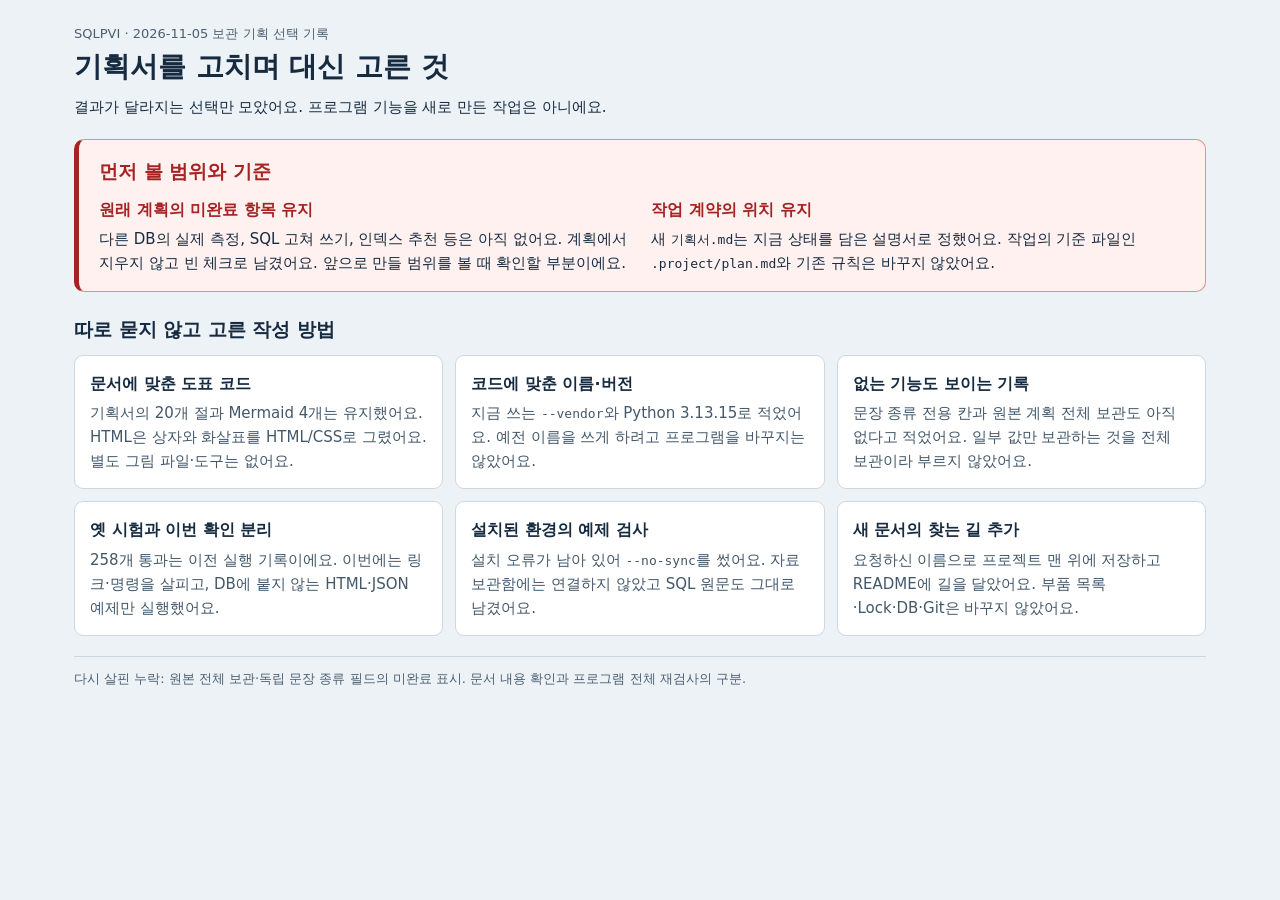
<file: docs/planning-decisions-2026-11-05.html>
<!doctype html>
<html lang="ko">
<head>
<meta name="referrer" content="no-referrer">
<meta charset="utf-8">
<meta name="viewport" content="width=device-width,initial-scale=1">
<meta http-equiv="Content-Security-Policy" content="default-src 'none'; script-src 'none'; style-src 'sha256-OaE1KIg9t4LuT5AUhglgcJKBkEM0a3/vAG+iFCll+hs='; img-src data:; base-uri 'none'; form-action 'none'">
<link rel="icon" href="data:,">
<title>기획서 정리에서 대신 고른 것 · SQLPVI</title>
<style>
*{box-sizing:border-box}body{margin:0;background:#edf2f7;color:#172b40;font:15px/1.6 "Malgun Gothic",system-ui,sans-serif}main{max-width:1180px;margin:auto;padding:24px}h1{font-size:28px;line-height:1.3;margin:4px 0 10px}h2{font-size:19px;margin:0 0 10px}h3{font-size:16px;margin:0 0 5px}p{margin:0}header{margin-bottom:20px}.stamp{font-size:13px;color:#4b5f70}.review{border:1px solid #d8948c;border-left:5px solid #a52323;border-radius:10px;background:#fff1ef;padding:16px 20px;margin-bottom:22px}.review h2,.review h3{color:#a52323}.two{display:grid;grid-template-columns:1fr 1fr;gap:18px}.grid{display:grid;grid-template-columns:repeat(3,minmax(0,1fr));gap:12px}.card{border:1px solid #ccd8e3;border-radius:9px;padding:15px;background:white}.card p{color:#43586a}code{font-family:Consolas,"Malgun Gothic",monospace;font-size:13px;overflow-wrap:anywhere}footer{margin-top:20px;border-top:1px solid #ccd8e3;padding-top:12px;font-size:13px;color:#4b5f70}@media(max-width:800px){.grid{grid-template-columns:1fr 1fr}.two{grid-template-columns:1fr}}@media(max-width:500px){main{padding:16px}.grid{grid-template-columns:1fr}h1{font-size:24px}}
</style>
</head>
<body><main>
<header><p class="stamp">SQLPVI · 2026-11-05 보관 기획 선택 기록</p><h1>기획서를 고치며 대신 고른 것</h1><p>결과가 달라지는 선택만 모았어요. 프로그램 기능을 새로 만든 작업은 아니에요.</p></header>
<section class="review"><h2>먼저 볼 범위와 기준</h2><div class="two">
<article data-review="1"><h3>원래 계획의 미완료 항목 유지</h3><p>다른 DB의 실제 측정, SQL 고쳐 쓰기, 인덱스 추천 등은 아직 없어요. 계획에서 지우지 않고 빈 체크로 남겼어요. 앞으로 만들 범위를 볼 때 확인할 부분이에요.</p></article>
<article data-review="2"><h3>작업 계약의 위치 유지</h3><p>새 <code>기획서.md</code>는 지금 상태를 담은 설명서로 정했어요. 작업의 기준 파일인 <code>.project/plan.md</code>와 기존 규칙은 바꾸지 않았어요.</p></article>
</div></section>
<section><h2>따로 묻지 않고 고른 작성 방법</h2><div class="grid">
<article class="card" data-decision="1"><h3>문서에 맞춘 도표 코드</h3><p>기획서의 20개 절과 Mermaid 4개는 유지했어요. HTML은 상자와 화살표를 HTML/CSS로 그렸어요. 별도 그림 파일·도구는 없어요.</p></article>
<article class="card" data-decision="2"><h3>코드에 맞춘 이름·버전</h3><p>지금 쓰는 <code>--vendor</code>와 Python 3.13.15로 적었어요. 예전 이름을 쓰게 하려고 프로그램을 바꾸지는 않았어요.</p></article>
<article class="card" data-decision="3"><h3>없는 기능도 보이는 기록</h3><p>문장 종류 전용 칸과 원본 계획 전체 보관도 아직 없다고 적었어요. 일부 값만 보관하는 것을 전체 보관이라 부르지 않았어요.</p></article>
<article class="card" data-decision="4"><h3>옛 시험과 이번 확인 분리</h3><p>258개 통과는 이전 실행 기록이에요. 이번에는 링크·명령을 살피고, DB에 붙지 않는 HTML·JSON 예제만 실행했어요.</p></article>
<article class="card" data-decision="5"><h3>설치된 환경의 예제 검사</h3><p>설치 오류가 남아 있어 <code>--no-sync</code>를 썼어요. 자료 보관함에는 연결하지 않았고 SQL 원문도 그대로 남겼어요.</p></article>
<article class="card" data-decision="6"><h3>새 문서의 찾는 길 추가</h3><p>요청하신 이름으로 프로젝트 맨 위에 저장하고 README에 길을 달았어요. 부품 목록·Lock·DB·Git은 바꾸지 않았어요.</p></article>
</div></section>
<footer><p>다시 살핀 누락: 원본 전체 보관·독립 문장 종류 필드의 미완료 표시. 문서 내용 확인과 프로그램 전체 재검사의 구분.</p></footer>
</main></body></html>
</file>
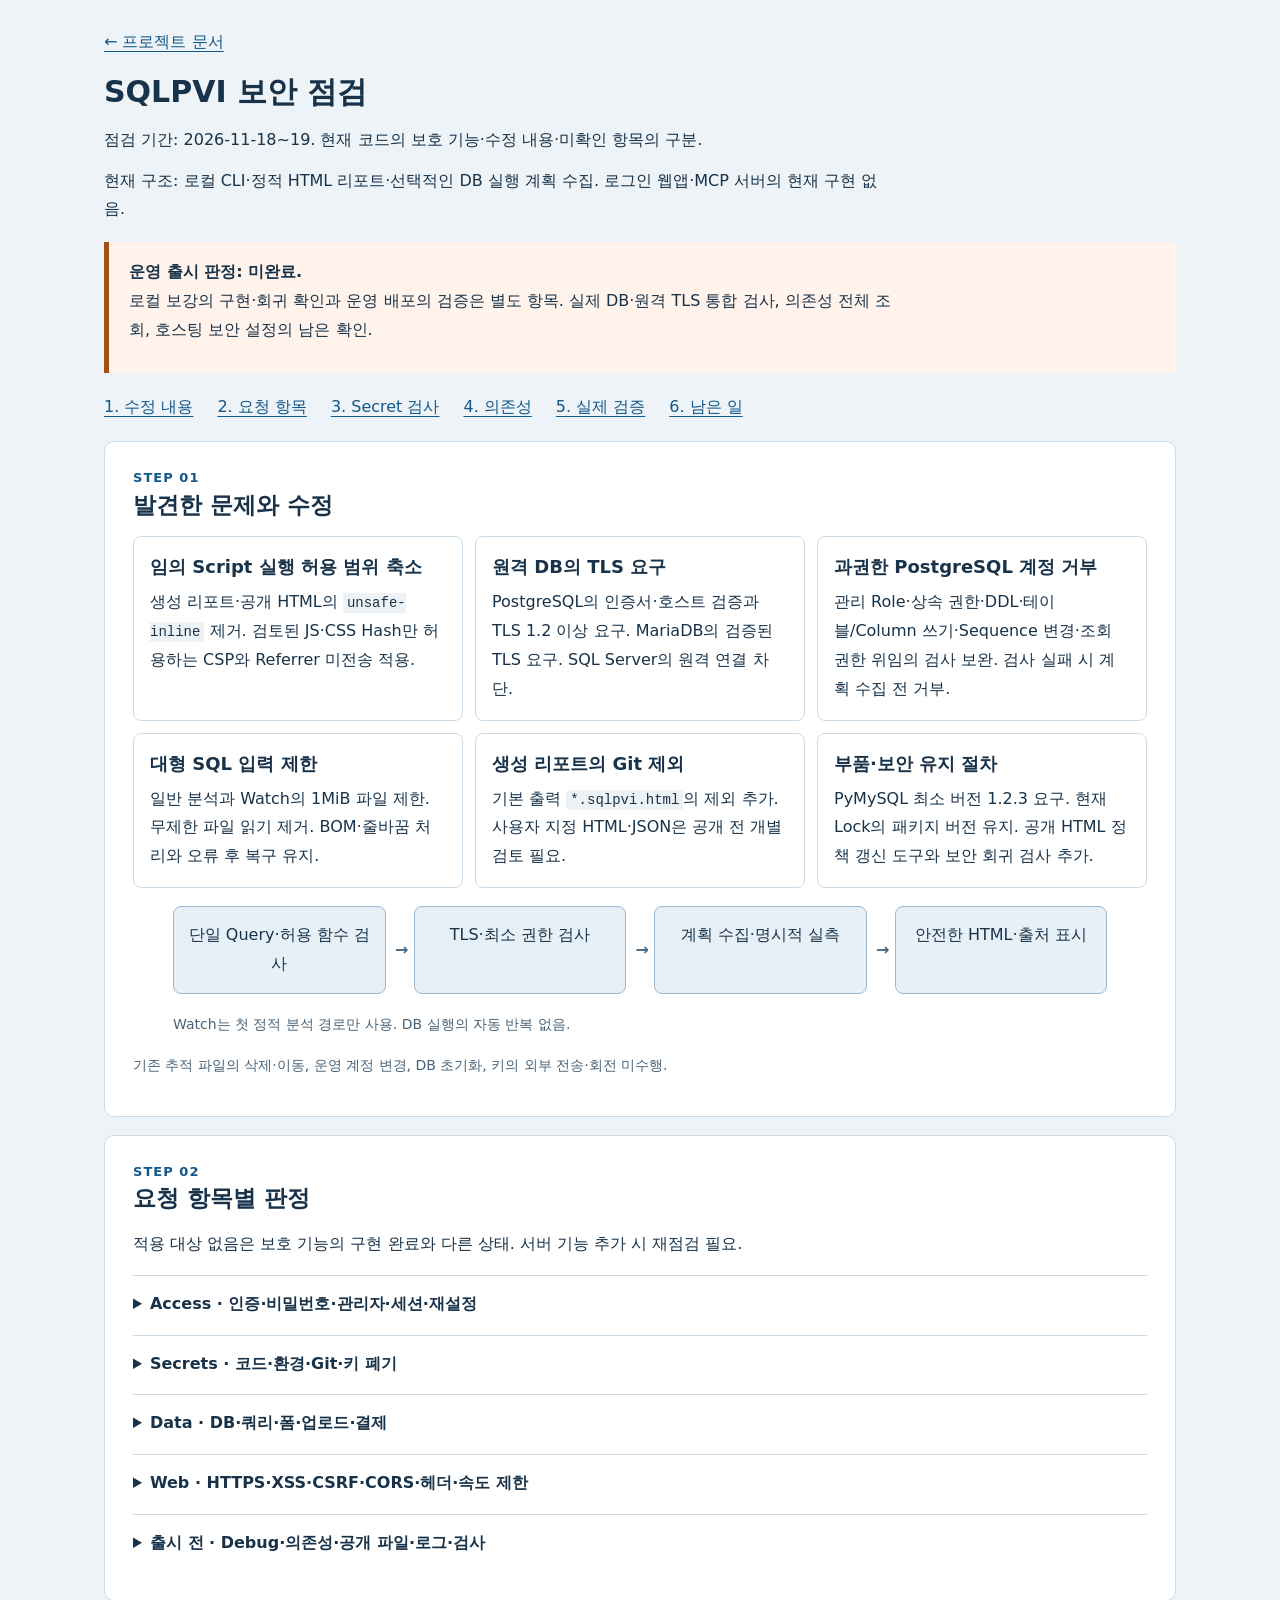
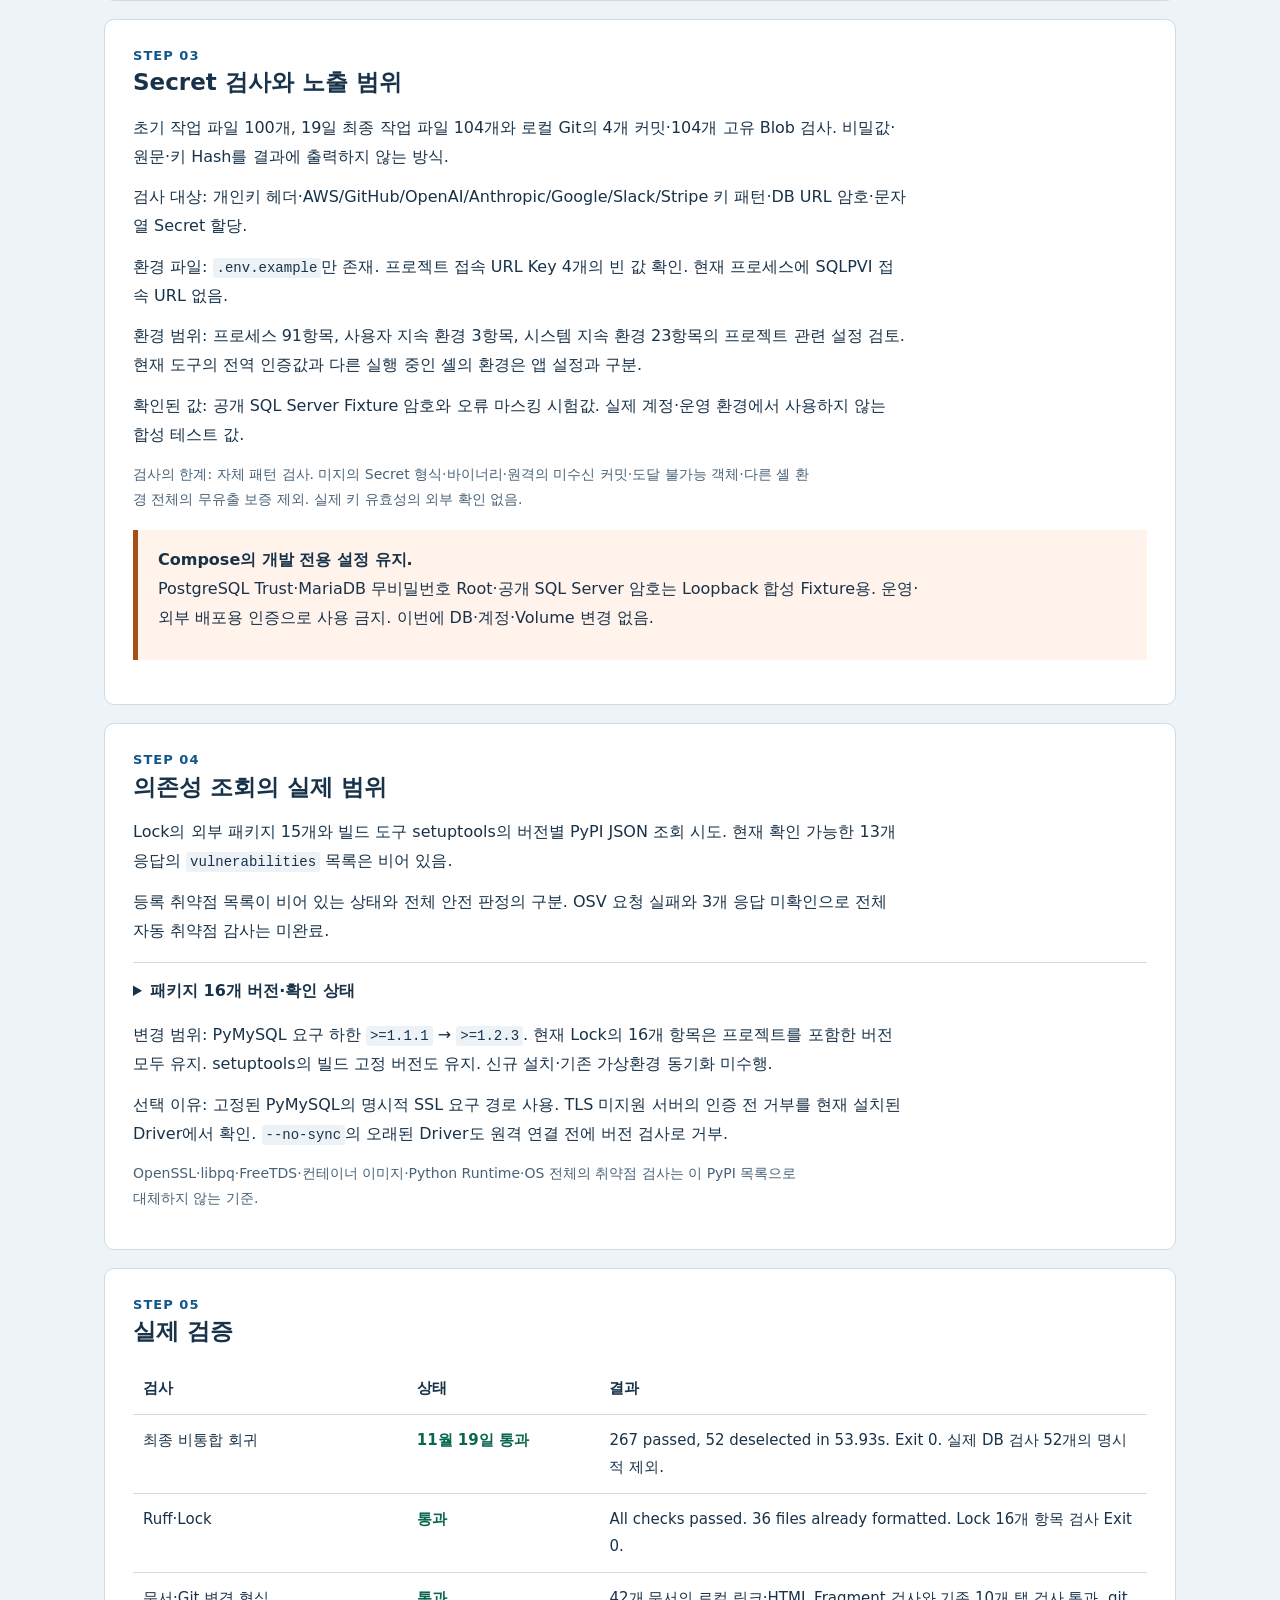
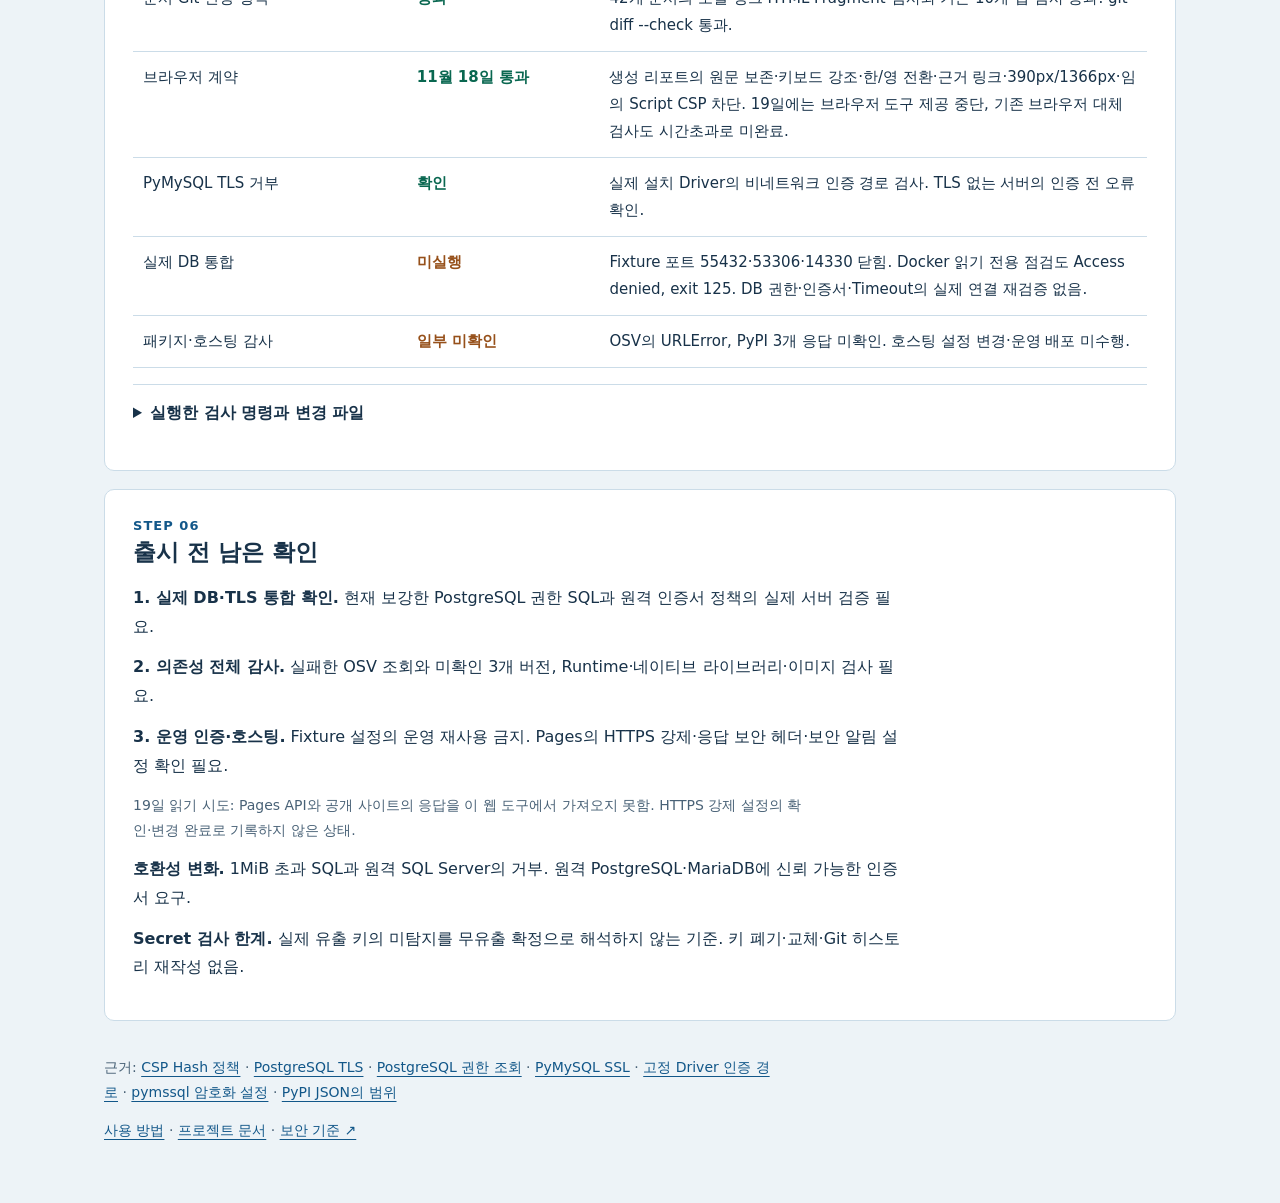
<file: docs/security.html>
<!doctype html>
<html lang="ko">
<head>
<meta charset="utf-8">
<meta name="viewport" content="width=device-width, initial-scale=1">
<meta http-equiv="Content-Security-Policy" content="default-src 'none'; script-src 'none'; style-src 'sha256-6hZAh/0JAyXqVgoCoZ8XkFXhQu+X47W85YTj9LdFR1w='; img-src data:; base-uri 'none'; form-action 'none'">
<meta name="referrer" content="no-referrer">
<link rel="icon" href="data:,">
<title>SQLPVI 보안 점검 · 2026-11-18~19</title>
<style>
:root{color-scheme:light;--ink:#183249;--muted:#496277;--line:#cbdce8;--blue:#125789}*{box-sizing:border-box}body{margin:0;color:var(--ink);background:#edf3f7;font:16px/1.8 system-ui,"Malgun Gothic",sans-serif}main{max-width:1120px;margin:auto;padding:28px 24px 48px;min-width:0}h1,h2,h3{line-height:1.5}h1{font-size:30px;margin:12px 0}h2{font-size:23px;margin:0 0 14px}h3{font-size:18px;margin:18px 0 8px}p{margin:0 0 12px;max-width:76ch;overflow-wrap:anywhere}a{color:var(--blue);text-underline-offset:4px}a:focus-visible,summary:focus-visible{outline:3px solid var(--blue);outline-offset:4px}nav ul{display:flex;flex-wrap:wrap;gap:8px 24px;list-style:none;margin:20px 0;padding:0}section{background:white;border:1px solid var(--line);border-radius:10px;padding:26px 28px;margin:18px 0;scroll-margin-top:16px}.step{display:block;color:var(--blue);font-size:13px;letter-spacing:.08em}.warning{background:#fff3eb;border-left:5px solid #a44f16;padding:16px 20px;margin:18px 0}.cards{display:grid;grid-template-columns:repeat(3,minmax(0,1fr));gap:12px}.card{padding:16px;border:1px solid var(--line);border-radius:8px}.card h3{margin:0 0 8px}.card p:last-child{margin:0}.note,figcaption{font-size:14px;color:var(--muted)}code{font:14px/1.7 Consolas,"Malgun Gothic",monospace;overflow-wrap:anywhere;background:#edf2f7;padding:2px 4px;border-radius:3px}pre{max-width:100%;overflow-x:auto;padding:16px;color:#eaf4fb;background:#10263b;border-radius:7px}pre code{background:none;padding:0}details{margin:16px 0;border-top:1px solid var(--line);padding-top:14px}summary{cursor:pointer;font-weight:700}table{border-collapse:collapse;width:100%;margin:14px 0;font-size:15px;table-layout:fixed}th,td{text-align:left;vertical-align:top;padding:12px 10px;border-bottom:1px solid var(--line);overflow-wrap:anywhere}th:first-child,td:first-child{width:27%}th:nth-child(2),td:nth-child(2){width:19%}.status{font-weight:700}.ok{color:#096750}.pending{color:#96501a}.na{color:#496277}.flow{display:flex;gap:28px;list-style:none;padding:0;margin:18px 0}.flow li{flex:1;position:relative;min-width:0;padding:14px 10px;text-align:center;background:#e8f0f7;border:1px solid #9eb8cd;border-radius:8px}.flow li:not(:last-child)::after{content:"→" / "";position:absolute;right:-24px;top:50%;transform:translateY(-50%);font-weight:700;color:#48677e}footer{font-size:14px;color:var(--muted);padding-top:16px}@media(max-width:760px){main{padding:16px 14px 32px}section{padding:22px 16px}h1{font-size:26px}h2{font-size:21px}.cards{grid-template-columns:1fr}.flow{flex-direction:column}.flow li:not(:last-child)::after{content:"↓" / "";right:auto;left:50%;top:auto;bottom:-29px;transform:translateX(-50%)}th,td{padding:10px 6px;font-size:14px}}@media print{body{background:white}main{padding:0}nav{display:none}section{border:0;padding:16px 0}pre{white-space:pre-wrap;overflow-wrap:anywhere;color:black;background:#eee}.cards{grid-template-columns:1fr}}
</style>
</head>
<body><main>
<header><a href="index.html">← 프로젝트 문서</a><h1>SQLPVI 보안 점검</h1><p>점검 기간: 2026-11-18~19. 현재 코드의 보호 기능·수정 내용·미확인 항목의 구분.</p>
<p>현재 구조: 로컬 CLI·정적 HTML 리포트·선택적인 DB 실행 계획 수집. 로그인 웹앱·MCP 서버의 현재 구현 없음.</p>
<div class="warning"><strong>운영 출시 판정: 미완료.</strong><p>로컬 보강의 구현·회귀 확인과 운영 배포의 검증은 별도 항목. 실제 DB·원격 TLS 통합 검사, 의존성 전체 조회, 호스팅 보안 설정의 남은 확인.</p></div>
<nav aria-label="보안 점검 단계"><ul><li><a href="#fixed">1. 수정 내용</a></li><li><a href="#checklist">2. 요청 항목</a></li><li><a href="#secrets">3. Secret 검사</a></li><li><a href="#dependencies">4. 의존성</a></li><li><a href="#verification">5. 실제 검증</a></li><li><a href="#remaining">6. 남은 일</a></li></ul></nav>
</header>

<section id="fixed" aria-labelledby="fixed-title"><h2 id="fixed-title"><span class="step">STEP 01</span>발견한 문제와 수정</h2>
<div class="cards"><article class="card"><h3>임의 Script 실행 허용 범위 축소</h3><p>생성 리포트·공개 HTML의 <code>unsafe-inline</code> 제거. 검토된 JS·CSS Hash만 허용하는 CSP와 Referrer 미전송 적용.</p></article>
<article class="card"><h3>원격 DB의 TLS 요구</h3><p>PostgreSQL의 인증서·호스트 검증과 TLS 1.2 이상 요구. MariaDB의 검증된 TLS 요구. SQL Server의 원격 연결 차단.</p></article>
<article class="card"><h3>과권한 PostgreSQL 계정 거부</h3><p>관리 Role·상속 권한·DDL·테이블/Column 쓰기·Sequence 변경·조회 권한 위임의 검사 보완. 검사 실패 시 계획 수집 전 거부.</p></article>
<article class="card"><h3>대형 SQL 입력 제한</h3><p>일반 분석과 Watch의 1MiB 파일 제한. 무제한 파일 읽기 제거. BOM·줄바꿈 처리와 오류 후 복구 유지.</p></article>
<article class="card"><h3>생성 리포트의 Git 제외</h3><p>기본 출력 <code>*.sqlpvi.html</code>의 제외 추가. 사용자 지정 HTML·JSON은 공개 전 개별 검토 필요.</p></article>
<article class="card"><h3>부품·보안 유지 절차</h3><p>PyMySQL 최소 버전 1.2.3 요구. 현재 Lock의 패키지 버전 유지. 공개 HTML 정책 갱신 도구와 보안 회귀 검사 추가.</p></article></div>
<figure aria-label="DB 보안 경계"><ol class="flow"><li>단일 Query·허용 함수 검사</li><li>TLS·최소 권한 검사</li><li>계획 수집·명시적 실측</li><li>안전한 HTML·출처 표시</li></ol><figcaption>Watch는 첫 정적 분석 경로만 사용. DB 실행의 자동 반복 없음.</figcaption></figure>
<p class="note">기존 추적 파일의 삭제·이동, 운영 계정 변경, DB 초기화, 키의 외부 전송·회전 미수행.</p>
</section>

<section id="checklist" aria-labelledby="checklist-title"><h2 id="checklist-title"><span class="step">STEP 02</span>요청 항목별 판정</h2><p>적용 대상 없음은 보호 기능의 구현 완료와 다른 상태. 서버 기능 추가 시 재점검 필요.</p>
<details><summary>Access · 인증·비밀번호·관리자·세션·재설정</summary><table><thead><tr><th>요청 항목</th><th>판정</th><th>확인 근거</th></tr></thead><tbody>
<tr><td>적절한 인증</td><td class="status na">웹 인증 비대상</td><td>수신 웹 API·로그인 없음. DB 인증과 권한은 별도 검사 대상.</td></tr>
<tr><td>모든 비밀번호 해싱</td><td class="status na">사용자 저장소 없음</td><td>사용자 비밀번호 저장·비교 로직 없음. DB 클라이언트 비밀번호를 임의 Hash로 바꾸면 인증 불가. DBMS의 계정 관리 영역과 구분.</td></tr>
<tr><td>관리자 경로 잠금</td><td class="status na">경로 없음</td><td>관리자 HTTP Route 없음. DB 과권한 계정은 거부.</td></tr>
<tr><td>세션 쿠키 보안</td><td class="status na">세션 없음</td><td>서버 세션·인증 Cookie 없음. 언어 선택의 브라우저 저장은 인증 세션과 구분.</td></tr>
<tr><td>재설정 링크 만료</td><td class="status na">기능 없음</td><td>계정·메일 발송·비밀번호 재설정 기능 없음.</td></tr>
</tbody></table></details>
<details><summary>Secrets · 코드·환경·Git·키 폐기</summary><table><thead><tr><th>요청 항목</th><th>판정</th><th>확인 근거</th></tr></thead><tbody>
<tr><td>코드 밖 Secret 관리</td><td class="status ok">현재 경로 확인</td><td>접속 URL의 환경 변수 사용. 실제 API 키 사용 코드 없음. 공개 Fixture 암호는 합성 DB 전용.</td></tr>
<tr><td>환경 변수 검토</td><td class="status ok">범위 내 확인</td><td>현재 프로세스 91항목과 사용자·시스템 지속 환경의 프로젝트 관련 Key 검토. 로컬 <code>.env.example</code>의 URL Key 4개는 빈 값. 비밀값 출력·전역 인증 설정 변경 없음.</td></tr>
<tr><td>Git 히스토리 스캔</td><td class="status ok">패턴 검사 수행</td><td>현재 파일과 로컬 도달 가능 4개 커밋·104개 Blob 검사. 실제 API 키·개인키 후보 미탐지. 탐지 값은 공개 Fixture·시험값.</td></tr>
<tr><td>노출 키 폐기·교체</td><td class="status na">대상 미확인</td><td>확인된 실제 유출 키가 없어 폐기·회전 미수행. 발급사 키의 유효성 검사·외부 전송 없음.</td></tr>
</tbody></table></details>
<details><summary>Data · DB·쿼리·폼·업로드·결제</summary><table><thead><tr><th>요청 항목</th><th>판정</th><th>확인 근거</th></tr></thead><tbody>
<tr><td>DB 보안</td><td class="status pending">구현 보강·실DB 미확인</td><td>Read-only·권한·Timeout 유지와 TLS 정책·PostgreSQL 권한 검사 보완. 세 Fixture 포트 닫힘. 19일 Docker 읽기 전용 접근도 거부되어 컨테이너 변경 없음.</td></tr>
<tr><td>매개변수화 쿼리</td><td class="status ok">값 바인딩 확인</td><td>Metadata 조회의 값 매개변수 사용. 분석 대상 SQL 자체는 AST 허용 검사 후 계획 명령에 전달하는 도구 입력.</td></tr>
<tr><td>서버 폼 검증</td><td class="status na">폼 서버 없음</td><td>SQL 파일의 단일 문장·문법·지원 범위·파일 크기 검증 적용.</td></tr>
<tr><td>업로드 유형·크기</td><td class="status na">업로드 없음</td><td>로컬 SQL 파일 입력만 존재. CLI·Watch에 1MiB 상한 적용.</td></tr>
<tr><td>가격·결제 검증</td><td class="status na">결제 없음</td><td>가격 결정·결제 API·웹훅 없음.</td></tr>
</tbody></table></details>
<details><summary>Web · HTTPS·XSS·CSRF·CORS·헤더·속도 제한</summary><table><thead><tr><th>요청 항목</th><th>판정</th><th>확인 근거</th></tr></thead><tbody>
<tr><td>HTTPS 강제</td><td class="status pending">호스팅 설정 미검증</td><td>제품 HTTP 서버 없음. GitHub Pages의 HTTPS 강제 설정은 저장소 코드 밖의 별도 확인 대상.</td></tr>
<tr><td>XSS 방지</td><td class="status ok">보강·브라우저 확인</td><td>Escape·textContent·Hash CSP. SQL의 Script 문자열 보존과 비실행, 임의 Script 삽입의 CSP 차단 확인.</td></tr>
<tr><td>CSRF 방지</td><td class="status na">대상 Endpoint 없음</td><td>인증 Cookie·상태 변경 API·서버 Form 없음. HTML의 Form 전송은 CSP로 차단.</td></tr>
<tr><td>CORS 제한</td><td class="status na">API 서버 없음</td><td>앱의 CORS 응답 설정 없음. HTML의 외부 연결은 CSP 기본 차단.</td></tr>
<tr><td>보안 헤더</td><td class="status pending">HTML 정책 적용</td><td>CSP·Referrer Meta 적용. HSTS·nosniff·frame-ancestors 등 HTTP 응답 헤더는 호스팅 설정에서 별도 확인 필요.</td></tr>
<tr><td>속도 제한</td><td class="status na">외부 요청 수신 없음</td><td>서버 요청·로그인 시도 수신 없음. Watch의 0.5초 내용 비교와 변경 시에만 분석하는 동작 확인.</td></tr>
</tbody></table></details>
<details><summary>출시 전 · Debug·의존성·공개 파일·로그·검사</summary><table><thead><tr><th>요청 항목</th><th>판정</th><th>확인 근거</th></tr></thead><tbody>
<tr><td>운영 Debug 끄기</td><td class="status na">웹 Debug 서버 없음</td><td>CLI의 통제된 오류 표시와 DB 예외 마스킹. 운영 서버 Debug 옵션의 현재 구현 없음.</td></tr>
<tr><td>취약 의존성 갱신</td><td class="status pending">전체 조회 미완료</td><td>현재 PyPI 확인 가능한 13개 버전의 등록 취약점 목록은 비어 있음. 3개 버전·OSV 전체 조회 미확인. PyMySQL 최소 버전 강화.</td></tr>
<tr><td>미사용 패키지 제거</td><td class="status ok">분류·용도 확인</td><td>Core의 SQLGlot·Jinja2, 개발 그룹의 pytest·Ruff, DB별 선택 Driver 유지. 이번 추가 설치·패키지 삭제 없음.</td></tr>
<tr><td>노출 파일 확인</td><td class="status ok">추적·이력 확인</td><td>추적 환경 파일은 빈 <code>.env.example</code>. 기본 생성 HTML의 제외 보완. 공개 보고서의 실제 데이터 포함 여부는 게시 전 별도 검토.</td></tr>
<tr><td>로깅·모니터링</td><td class="status pending">CLI 오류 출력만 제공</td><td>허용 경계 오류·Watch 오류 표시. 중앙 보안 관제·호스팅 알림은 현재 미구현·미검증.</td></tr>
<tr><td>모든 보호 기능 검사</td><td class="status pending">실DB 검사 제외</td><td>회귀·브라우저·TLS 구성·권한 차단 검사 수행. 실제 DB·원격 TLS 인증서 통합 검증은 별도 남은 항목.</td></tr>
<tr><td>발견·수정 보고서</td><td class="status ok">이 문서</td><td>구현 보강·비대상·미확인 항목과 원격 연결의 기능 제한 구분.</td></tr>
</tbody></table></details>
</section>

<section id="secrets" aria-labelledby="secrets-title"><h2 id="secrets-title"><span class="step">STEP 03</span>Secret 검사와 노출 범위</h2>
<p>초기 작업 파일 100개, 19일 최종 작업 파일 104개와 로컬 Git의 4개 커밋·104개 고유 Blob 검사. 비밀값·원문·키 Hash를 결과에 출력하지 않는 방식.</p>
<p>검사 대상: 개인키 헤더·AWS/GitHub/OpenAI/Anthropic/Google/Slack/Stripe 키 패턴·DB URL 암호·문자열 Secret 할당.</p>
<p>환경 파일: <code>.env.example</code>만 존재. 프로젝트 접속 URL Key 4개의 빈 값 확인. 현재 프로세스에 SQLPVI 접속 URL 없음.</p>
<p>환경 범위: 프로세스 91항목, 사용자 지속 환경 3항목, 시스템 지속 환경 23항목의 프로젝트 관련 설정 검토. 현재 도구의 전역 인증값과 다른 실행 중인 셸의 환경은 앱 설정과 구분.</p>
<p>확인된 값: 공개 SQL Server Fixture 암호와 오류 마스킹 시험값. 실제 계정·운영 환경에서 사용하지 않는 합성 테스트 값.</p>
<p class="note">검사의 한계: 자체 패턴 검사. 미지의 Secret 형식·바이너리·원격의 미수신 커밋·도달 불가능 객체·다른 셸 환경 전체의 무유출 보증 제외. 실제 키 유효성의 외부 확인 없음.</p>
<div class="warning"><strong>Compose의 개발 전용 설정 유지.</strong><p>PostgreSQL Trust·MariaDB 무비밀번호 Root·공개 SQL Server 암호는 Loopback 합성 Fixture용. 운영·외부 배포용 인증으로 사용 금지. 이번에 DB·계정·Volume 변경 없음.</p></div>
</section>

<section id="dependencies" aria-labelledby="dependencies-title"><h2 id="dependencies-title"><span class="step">STEP 04</span>의존성 조회의 실제 범위</h2>
<p>Lock의 외부 패키지 15개와 빌드 도구 setuptools의 버전별 PyPI JSON 조회 시도. 현재 확인 가능한 13개 응답의 <code>vulnerabilities</code> 목록은 비어 있음.</p>
<p>등록 취약점 목록이 비어 있는 상태와 전체 안전 판정의 구분. OSV 요청 실패와 3개 응답 미확인으로 전체 자동 취약점 감사는 미완료.</p>
<details><summary>패키지 16개 버전·확인 상태</summary><table><thead><tr><th>패키지</th><th>버전</th><th>PyPI 등록 취약점</th></tr></thead><tbody>
<tr><td><a href="https://pypi.org/pypi/colorama/0.4.6/json">colorama</a></td><td>0.4.6</td><td>확인 응답: 빈 목록</td></tr>
<tr><td><a href="https://pypi.org/pypi/iniconfig/2.3.0/json">iniconfig</a></td><td>2.3.0</td><td>확인 응답: 빈 목록</td></tr>
<tr><td><a href="https://pypi.org/pypi/jinja2/3.1.6/json">Jinja2</a></td><td>3.1.6</td><td>확인 응답: 빈 목록</td></tr>
<tr><td><a href="https://pypi.org/pypi/markupsafe/3.0.4/json">MarkupSafe</a></td><td>3.0.4</td><td>응답 내용 미확인</td></tr>
<tr><td><a href="https://pypi.org/pypi/packaging/26.3/json">packaging</a></td><td>26.3</td><td>확인 응답: 빈 목록</td></tr>
<tr><td><a href="https://pypi.org/pypi/pluggy/1.6.0/json">pluggy</a></td><td>1.6.0</td><td>확인 응답: 빈 목록</td></tr>
<tr><td><a href="https://pypi.org/pypi/psycopg/3.3.7/json">psycopg</a></td><td>3.3.7</td><td>확인 응답: 빈 목록</td></tr>
<tr><td><a href="https://pypi.org/pypi/psycopg-binary/3.3.7/json">psycopg-binary</a></td><td>3.3.7</td><td>응답 내용 미확인</td></tr>
<tr><td><a href="https://pypi.org/pypi/pygments/2.21.0/json">Pygments</a></td><td>2.21.0</td><td>확인 응답: 빈 목록</td></tr>
<tr><td><a href="https://pypi.org/pypi/pymssql/2.4.6/json">pymssql</a></td><td>2.4.6</td><td>응답 내용 미확인</td></tr>
<tr><td><a href="https://pypi.org/pypi/pymysql/1.2.3/json">PyMySQL</a></td><td>1.2.3</td><td>확인 응답: 빈 목록</td></tr>
<tr><td><a href="https://pypi.org/pypi/pytest/9.1.1/json">pytest</a></td><td>9.1.1</td><td>확인 응답: 빈 목록</td></tr>
<tr><td><a href="https://pypi.org/pypi/ruff/0.16.8/json">Ruff</a></td><td>0.16.8</td><td>확인 응답: 빈 목록</td></tr>
<tr><td><a href="https://pypi.org/pypi/sqlglot/30.18.0/json">SQLGlot</a></td><td>30.18.0</td><td>확인 응답: 빈 목록</td></tr>
<tr><td><a href="https://pypi.org/pypi/tzdata/2026.6/json">tzdata</a></td><td>2026.6</td><td>확인 응답: 빈 목록</td></tr>
<tr><td><a href="https://pypi.org/pypi/setuptools/84.2.1/json">setuptools</a></td><td>84.2.1</td><td>확인 응답: 빈 목록</td></tr>
</tbody></table></details>
<p>변경 범위: PyMySQL 요구 하한 <code>&gt;=1.1.1</code> → <code>&gt;=1.2.3</code>. 현재 Lock의 16개 항목은 프로젝트를 포함한 버전 모두 유지. setuptools의 빌드 고정 버전도 유지. 신규 설치·기존 가상환경 동기화 미수행.</p>
<p>선택 이유: 고정된 PyMySQL의 명시적 SSL 요구 경로 사용. TLS 미지원 서버의 인증 전 거부를 현재 설치된 Driver에서 확인. <code>--no-sync</code>의 오래된 Driver도 원격 연결 전에 버전 검사로 거부.</p>
<p class="note">OpenSSL·libpq·FreeTDS·컨테이너 이미지·Python Runtime·OS 전체의 취약점 검사는 이 PyPI 목록으로 대체하지 않는 기준.</p>
</section>

<section id="verification" aria-labelledby="verification-title"><h2 id="verification-title"><span class="step">STEP 05</span>실제 검증</h2>
<table><thead><tr><th>검사</th><th>상태</th><th>결과</th></tr></thead><tbody>
<tr><td>최종 비통합 회귀</td><td class="status ok">11월 19일 통과</td><td id="test-result">267 passed, 52 deselected in 53.93s. Exit 0. 실제 DB 검사 52개의 명시적 제외.</td></tr>
<tr><td>Ruff·Lock</td><td class="status ok">통과</td><td>All checks passed. 36 files already formatted. Lock 16개 항목 검사 Exit 0.</td></tr>
<tr><td>문서·Git 변경 형식</td><td class="status ok">통과</td><td>42개 문서의 로컬 링크·HTML Fragment 검사와 기존 10개 탭 검사 통과. git diff --check 통과.</td></tr>
<tr><td>브라우저 계약</td><td class="status ok">11월 18일 통과</td><td>생성 리포트의 원문 보존·키보드 강조·한/영 전환·근거 링크·390px/1366px·임의 Script CSP 차단. 19일에는 브라우저 도구 제공 중단, 기존 브라우저 대체 검사도 시간초과로 미완료.</td></tr>
<tr><td>PyMySQL TLS 거부</td><td class="status ok">확인</td><td>실제 설치 Driver의 비네트워크 인증 경로 검사. TLS 없는 서버의 인증 전 오류 확인.</td></tr>
<tr><td>실제 DB 통합</td><td class="status pending">미실행</td><td>Fixture 포트 55432·53306·14330 닫힘. Docker 읽기 전용 점검도 Access denied, exit 125. DB 권한·인증서·Timeout의 실제 연결 재검증 없음.</td></tr>
<tr><td>패키지·호스팅 감사</td><td class="status pending">일부 미확인</td><td>OSV의 URLError, PyPI 3개 응답 미확인. 호스팅 설정 변경·운영 배포 미수행.</td></tr>
</tbody></table>
<details><summary>실행한 검사 명령과 변경 파일</summary><pre><code>.\.venv\Scripts\python.exe -m pytest tests -m 'not integration' -q --basetemp artifacts/pytest-security-reviewed-20261119 -p no:cacheprovider --tb=short
.\.venv\Scripts\python.exe -m ruff check src tests tools
.\.venv\Scripts\python.exe -m ruff format --check src tests tools
uv --cache-dir .uv-cache --offline lock --check
.\.venv\Scripts\python.exe tools/update_html_csp.py</code></pre>
<p>주요 변경: <code>cli.py</code>·<code>render.py</code>·리포트 Template·DB Safety/Adapter·공개 HTML·<code>test_security.py</code>·브라우저 검사·<code>.gitignore</code>·PyMySQL 하한/Lock Metadata·보안 정책.</p>
<p>공개 HTML의 검토된 JS·CSS 수정 후 <code>tools/update_html_csp.py</code> 실행과 회귀·브라우저 검사 필요.</p>
</details>
</section>

<section id="remaining" aria-labelledby="remaining-title"><h2 id="remaining-title"><span class="step">STEP 06</span>출시 전 남은 확인</h2>
<p><strong>1. 실제 DB·TLS 통합 확인.</strong> 현재 보강한 PostgreSQL 권한 SQL과 원격 인증서 정책의 실제 서버 검증 필요.</p>
<p><strong>2. 의존성 전체 감사.</strong> 실패한 OSV 조회와 미확인 3개 버전, Runtime·네이티브 라이브러리·이미지 검사 필요.</p>
<p><strong>3. 운영 인증·호스팅.</strong> Fixture 설정의 운영 재사용 금지. Pages의 HTTPS 강제·응답 보안 헤더·보안 알림 설정 확인 필요.</p>
<p class="note">19일 읽기 시도: Pages API와 공개 사이트의 응답을 이 웹 도구에서 가져오지 못함. HTTPS 강제 설정의 확인·변경 완료로 기록하지 않은 상태.</p>
<p><strong>호환성 변화.</strong> 1MiB 초과 SQL과 원격 SQL Server의 거부. 원격 PostgreSQL·MariaDB에 신뢰 가능한 인증서 요구.</p>
<p><strong>Secret 검사 한계.</strong> 실제 유출 키의 미탐지를 무유출 확정으로 해석하지 않는 기준. 키 폐기·교체·Git 히스토리 재작성 없음.</p>
</section>
<footer><p>근거: <a href="https://developer.mozilla.org/en-US/docs/Web/HTTP/Reference/Headers/Content-Security-Policy/script-src">CSP Hash 정책</a> · <a href="https://www.postgresql.org/docs/18/libpq-connect.html">PostgreSQL TLS</a> · <a href="https://www.postgresql.org/docs/18/functions-info.html">PostgreSQL 권한 조회</a> · <a href="https://pymysql.readthedocs.io/en/latest/modules/connections.html">PyMySQL SSL</a> · <a href="https://github.com/PyMySQL/PyMySQL/blob/v1.2.3/pymysql/connections.py">고정 Driver 인증 경로</a> · <a href="https://pymssql.readthedocs.io/en/stable/ref/pymssql.html">pymssql 암호화 설정</a> · <a href="https://docs.pypi.org/api/json/">PyPI JSON의 범위</a></p><p><a href="usage.html">사용 방법</a> · <a href="index.html">프로젝트 문서</a> · <a href="https://github.com/seo-gali/sql-plan-visualizer/blob/master/SECURITY.md">보안 기준 ↗</a></p></footer>
</main></body></html>
</file>
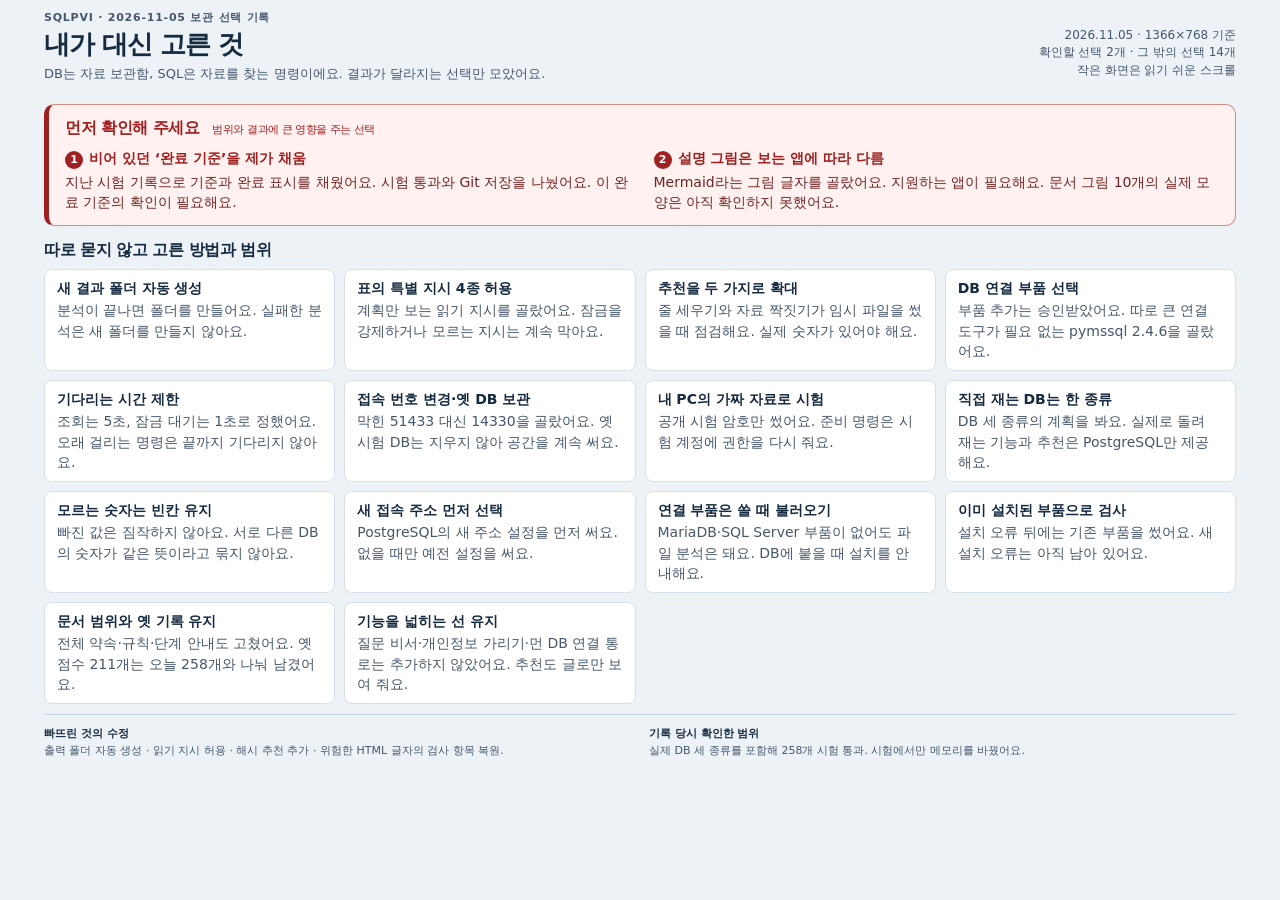
<file: docs/sqlpvi-decisions-2026-11-05.html>
<!doctype html>
<html lang="ko">
<head>
<meta name="referrer" content="no-referrer">
<meta charset="utf-8">
<meta name="viewport" content="width=device-width, initial-scale=1">
<meta http-equiv="Content-Security-Policy" content="default-src 'none'; script-src 'none'; style-src 'sha256-dXdef5cSkBBvDpF+L1JyTKFFv5g2FrzkOevM0V+VRt0='; img-src data:; base-uri 'none'; form-action 'none'">
<title>SQLPVI · 내가 대신 고른 것</title>
<style>
:root{color-scheme:light;--ink:#172b40;--muted:#46576a;--line:#d7e0e9;--red:#9f2020;--red-bg:#fff1ef}
*{box-sizing:border-box}body{margin:0;background:#edf2f7;color:var(--ink);font:14px/1.45 "Malgun Gothic","Apple SD Gothic Neo",system-ui,sans-serif}
main{max-width:1240px;margin:auto;padding:10px 24px}
header{display:flex;justify-content:space-between;align-items:flex-start;gap:20px;margin-bottom:13px}
.eyebrow{font-size:11px;font-weight:700;letter-spacing:.07em;color:var(--muted);margin:0 0 3px}
h1{font-size:26px;line-height:1.2;margin:0 0 5px;letter-spacing:-.04em}
.intro{margin:0;color:var(--muted);font-size:13px}
.stamp{font-size:12px;text-align:right;color:var(--muted);white-space:nowrap;padding-top:5px}
h2{font-size:16px;line-height:1.3;margin:0 0 10px;letter-spacing:-.03em}
small{font-size:11px;font-weight:400;margin-left:8px}
.review{border:1px solid #d58c84;border-left:5px solid var(--red);border-radius:10px;background:var(--red-bg);padding:13px 16px;margin-bottom:14px}
.review h2{color:var(--red)}.review-grid{display:grid;grid-template-columns:1fr 1fr;gap:10px 23px}
.review article{min-width:0}.review h3{font-size:14px;line-height:1.4;margin:0 0 3px;color:var(--red)}
.review p{margin:0;font-size:14px;line-height:1.45;color:#6f2424}
.number{display:inline-flex;align-items:center;justify-content:center;background:var(--red);color:white;width:18px;height:18px;border-radius:50%;font-size:11px;margin-right:6px}
.decisions h2{margin:0 0 8px}.grid{display:grid;grid-template-columns:repeat(4,minmax(0,1fr));gap:9px}
.choice{border:1px solid var(--line);border-radius:8px;background:#fff;padding:9px 12px}
.choice h3{margin:0 0 3px;font-size:14px;font-weight:800;line-height:1.3}
.choice p{margin:0;color:var(--muted);font-size:14px;line-height:1.45}
footer{display:grid;grid-template-columns:1fr 1fr;gap:18px;padding-top:11px;margin-top:10px;border-top:1px solid #c8d3df;font-size:11px;line-height:1.5;color:var(--muted)}
footer p{margin:0}footer strong{color:var(--ink)}
@media(min-width:1400px){main{padding-top:24px}body{font-size:15px}.choice p,.review p{font-size:14px}.choice{padding:10px 13px}.choice h3{font-size:14px}.grid{gap:10px}}
@media(max-width:1000px){main{padding:18px}.grid{grid-template-columns:repeat(2,minmax(0,1fr))}.choice p,.review p{font-size:14px}.choice h3{font-size:14px}header{display:block}.stamp{text-align:left;margin-top:5px;white-space:normal}}
@media(max-width:600px){main{padding:16px}.review-grid,.grid,footer{grid-template-columns:1fr}h1{font-size:24px}.review{padding:13px}.review-grid{gap:13px}.choice{padding:12px}.choice p,.review p{font-size:14px}.choice h3{font-size:15px}small{display:block;margin:4px 0 0}}
</style>
</head>
<body>
<main>
<header>
<div><p class="eyebrow">SQLPVI · 2026-11-05 보관 선택 기록</p><h1>내가 대신 고른 것</h1><p class="intro">DB는 자료 보관함, SQL은 자료를 찾는 명령이에요. 결과가 달라지는 선택만 모았어요.</p></div>
<p class="stamp">2026.11.05 · 1366×768 기준<br>확인할 선택 2개 · 그 밖의 선택 14개<br>작은 화면은 읽기 쉬운 스크롤</p>
</header>
<section class="review" aria-labelledby="review-title">
<h2 id="review-title">먼저 확인해 주세요 <small>범위와 결과에 큰 영향을 주는 선택</small></h2>
<div class="review-grid"><article data-review="1"><h3><span class="number">1</span>비어 있던 ‘완료 기준’을 제가 채움</h3><p>지난 시험 기록으로 기준과 완료 표시를 채웠어요. 시험 통과와 Git 저장을 나눴어요. 이 완료 기준의 확인이 필요해요.</p></article>
<article data-review="2"><h3><span class="number">2</span>설명 그림은 보는 앱에 따라 다름</h3><p>Mermaid라는 그림 글자를 골랐어요. 지원하는 앱이 필요해요. 문서 그림 10개의 실제 모양은 아직 확인하지 못했어요.</p></article></div>
</section>
<section class="decisions" aria-labelledby="decisions-title">
<h2 id="decisions-title">따로 묻지 않고 고른 방법과 범위</h2>
<div class="grid"><article class="choice" data-decision="1"><h3>새 결과 폴더 자동 생성</h3><p>분석이 끝나면 폴더를 만들어요. 실패한 분석은 새 폴더를 만들지 않아요.</p></article>
<article class="choice" data-decision="2"><h3>표의 특별 지시 4종 허용</h3><p>계획만 보는 읽기 지시를 골랐어요. 잠금을 강제하거나 모르는 지시는 계속 막아요.</p></article>
<article class="choice" data-decision="3"><h3>추천을 두 가지로 확대</h3><p>줄 세우기와 자료 짝짓기가 임시 파일을 썼을 때 점검해요. 실제 숫자가 있어야 해요.</p></article>
<article class="choice" data-decision="4"><h3>DB 연결 부품 선택</h3><p>부품 추가는 승인받았어요. 따로 큰 연결 도구가 필요 없는 pymssql 2.4.6을 골랐어요.</p></article>
<article class="choice" data-decision="5"><h3>기다리는 시간 제한</h3><p>조회는 5초, 잠금 대기는 1초로 정했어요. 오래 걸리는 명령은 끝까지 기다리지 않아요.</p></article>
<article class="choice" data-decision="6"><h3>접속 번호 변경·옛 DB 보관</h3><p>막힌 51433 대신 14330을 골랐어요. 옛 시험 DB는 지우지 않아 공간을 계속 써요.</p></article>
<article class="choice" data-decision="7"><h3>내 PC의 가짜 자료로 시험</h3><p>공개 시험 암호만 썼어요. 준비 명령은 시험 계정에 권한을 다시 줘요.</p></article>
<article class="choice" data-decision="8"><h3>직접 재는 DB는 한 종류</h3><p>DB 세 종류의 계획을 봐요. 실제로 돌려 재는 기능과 추천은 PostgreSQL만 제공해요.</p></article>
<article class="choice" data-decision="9"><h3>모르는 숫자는 빈칸 유지</h3><p>빠진 값은 짐작하지 않아요. 서로 다른 DB의 숫자가 같은 뜻이라고 묶지 않아요.</p></article>
<article class="choice" data-decision="10"><h3>새 접속 주소 먼저 선택</h3><p>PostgreSQL의 새 주소 설정을 먼저 써요. 없을 때만 예전 설정을 써요.</p></article>
<article class="choice" data-decision="11"><h3>연결 부품은 쓸 때 불러오기</h3><p>MariaDB·SQL Server 부품이 없어도 파일 분석은 돼요. DB에 붙을 때 설치를 안내해요.</p></article>
<article class="choice" data-decision="12"><h3>이미 설치된 부품으로 검사</h3><p>설치 오류 뒤에는 기존 부품을 썼어요. 새 설치 오류는 아직 남아 있어요.</p></article>
<article class="choice" data-decision="13"><h3>문서 범위와 옛 기록 유지</h3><p>전체 약속·규칙·단계 안내도 고쳤어요. 옛 점수 211개는 오늘 258개와 나눠 남겼어요.</p></article>
<article class="choice" data-decision="14"><h3>기능을 넓히는 선 유지</h3><p>질문 비서·개인정보 가리기·먼 DB 연결 통로는 추가하지 않았어요. 추천도 글로만 보여 줘요.</p></article>
</div>
</section>
<footer>
<p><strong>빠뜨린 것의 수정</strong><br>출력 폴더 자동 생성 · 읽기 지시 허용 · 해시 추천 추가 · 위험한 HTML 글자의 검사 항목 복원.</p>
<p><strong>기록 당시 확인한 범위</strong><br>실제 DB 세 종류를 포함해 258개 시험 통과. 시험에서만 메모리를 바꿨어요.</p>
</footer>
</main>
</body>
</html>
</file>
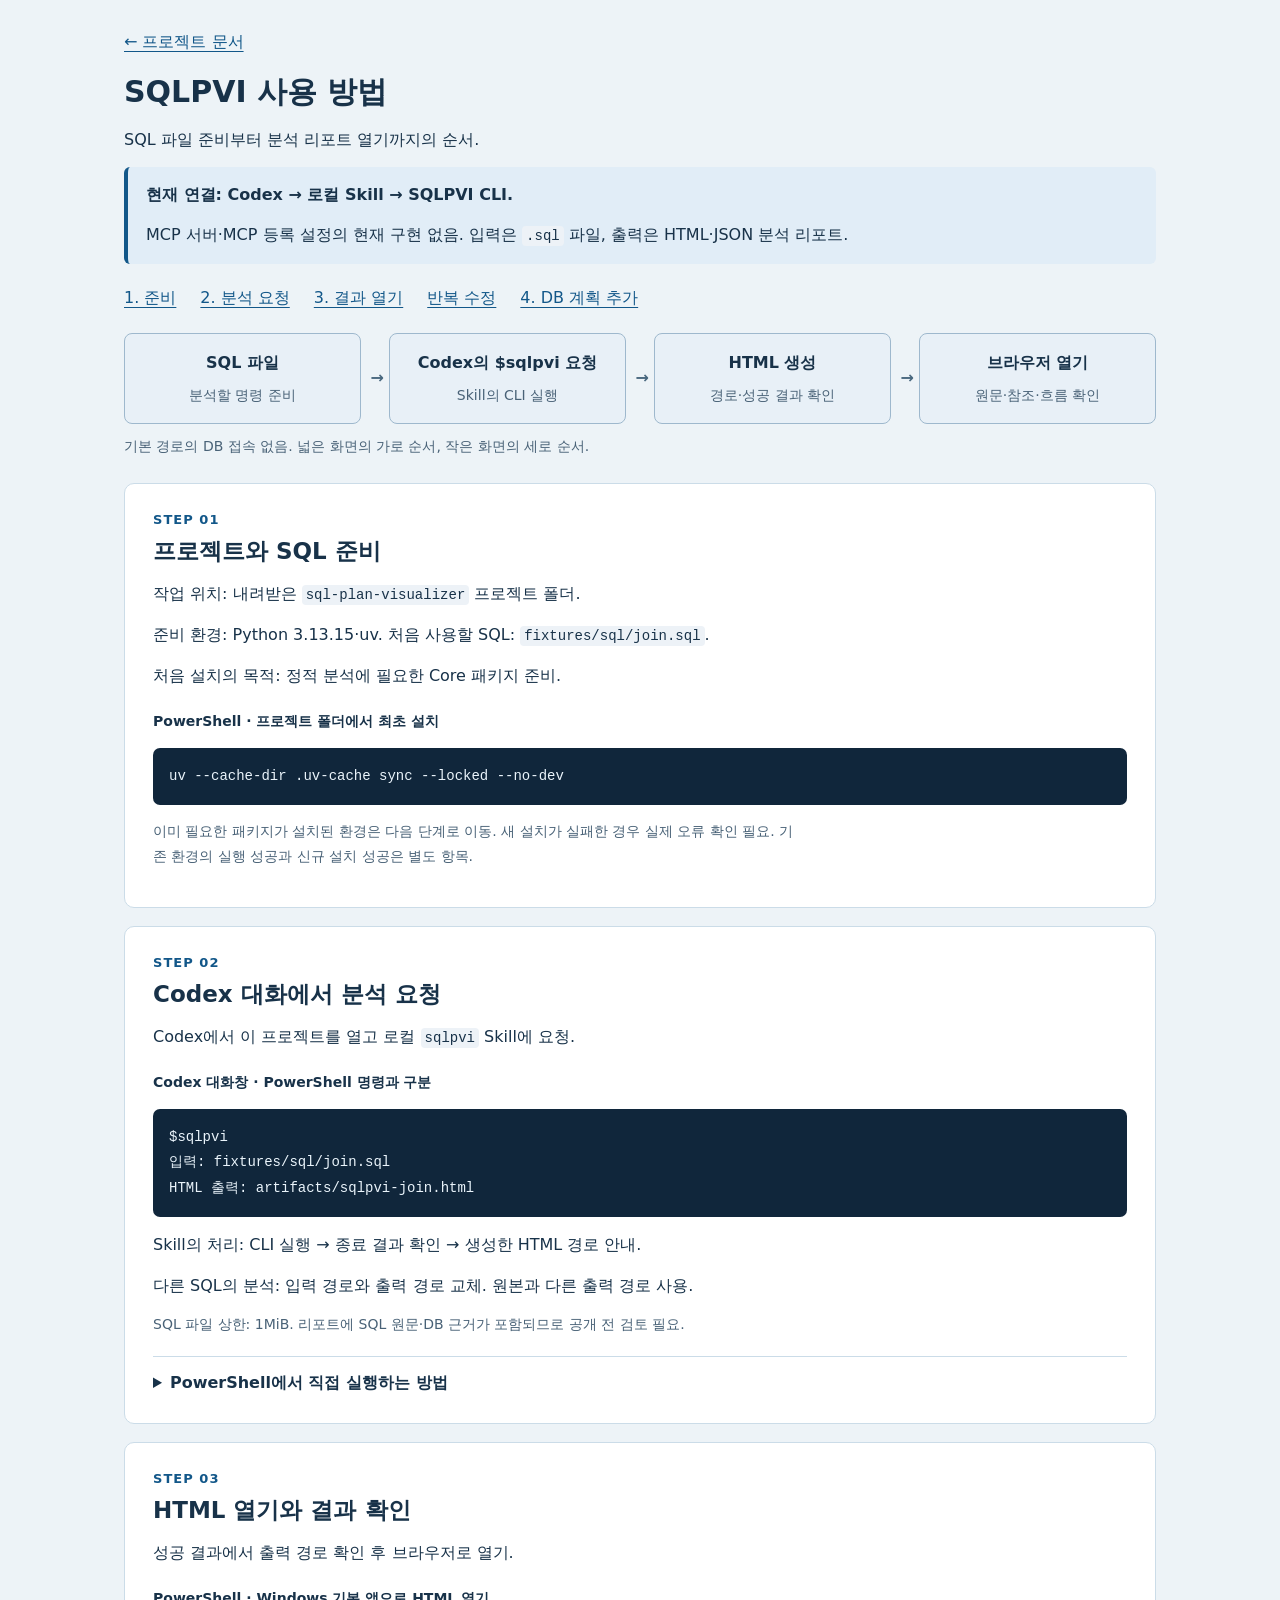
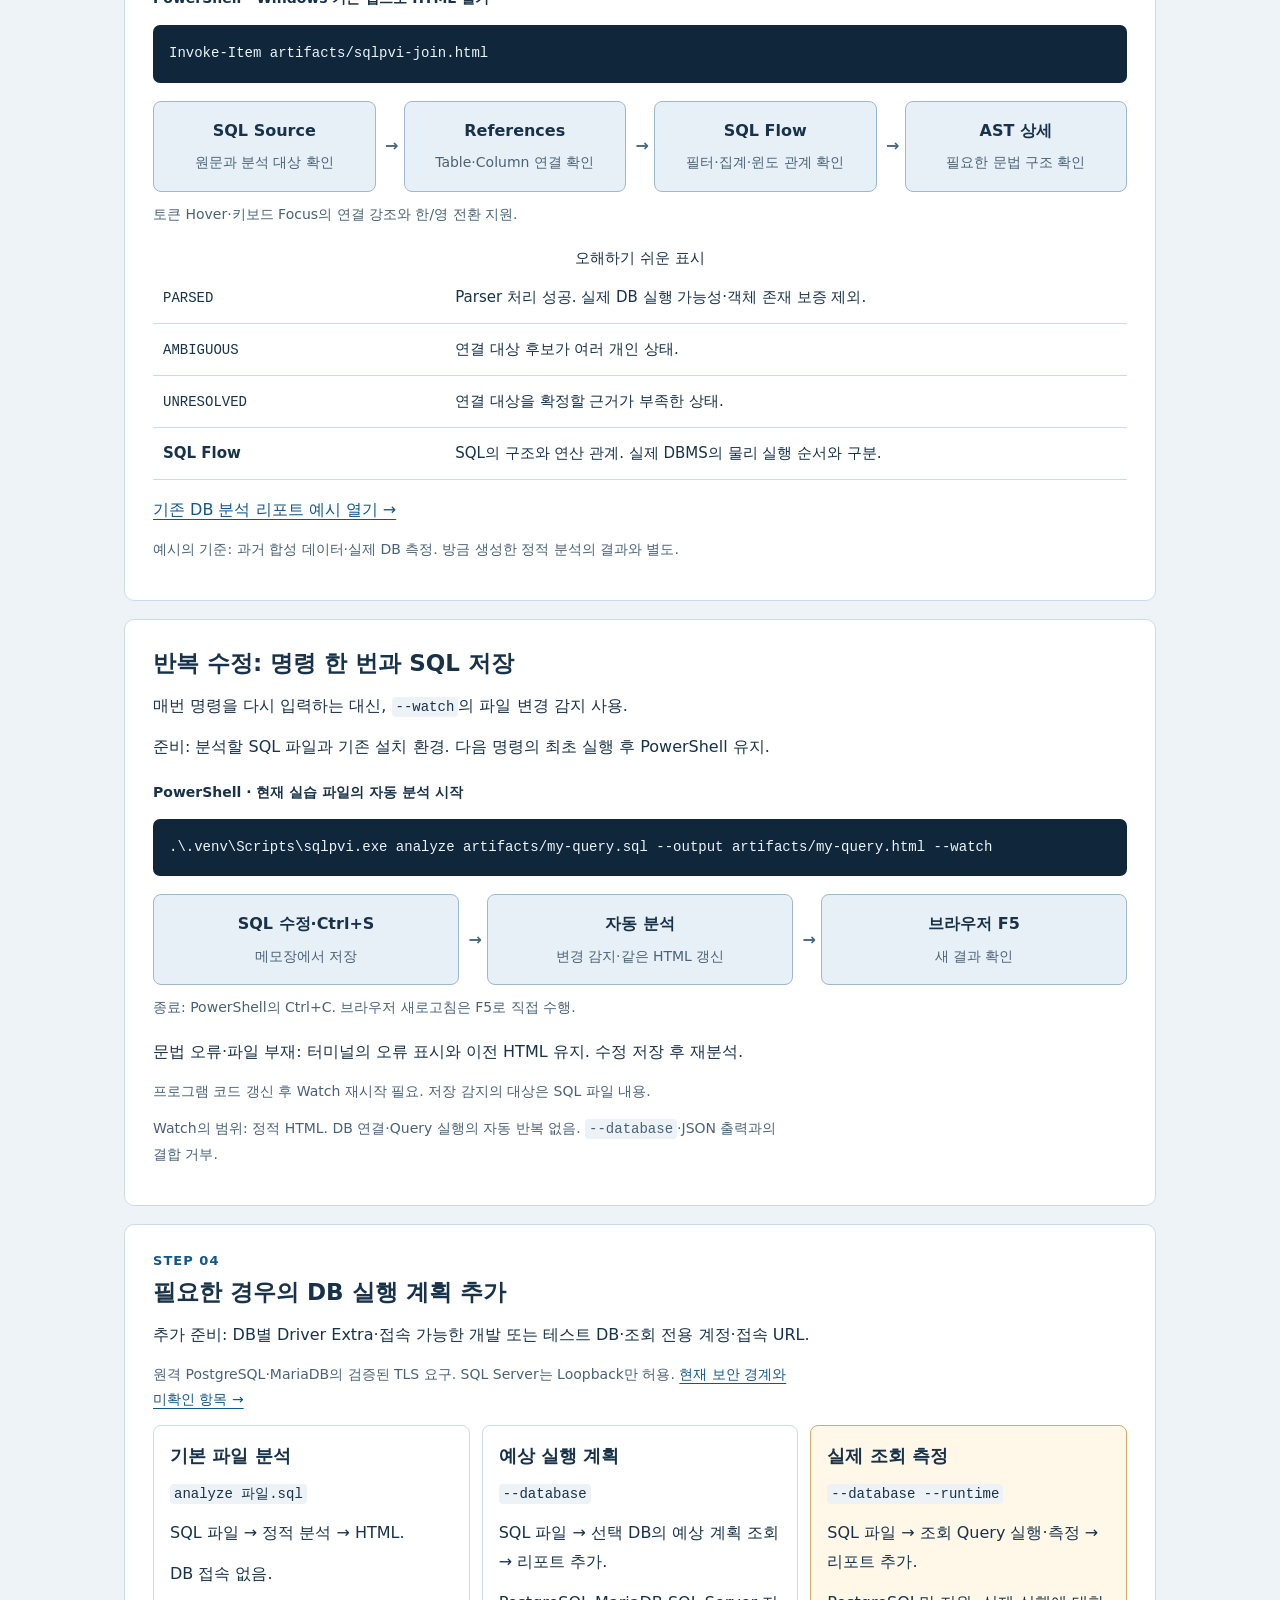
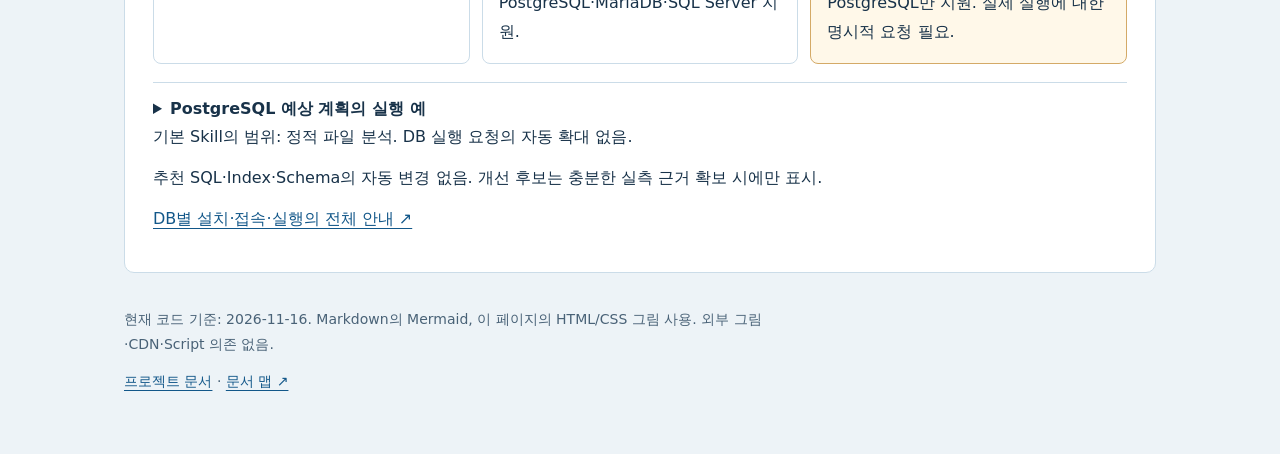
<file: docs/usage.html>
<!doctype html>
<html lang="ko">
<head>
<meta name="referrer" content="no-referrer">
<meta charset="utf-8">
<meta name="viewport" content="width=device-width, initial-scale=1">
<meta http-equiv="Content-Security-Policy" content="default-src 'none'; script-src 'none'; style-src 'sha256-w3ZDLWdmJxad7ZGyvRMB3+BvnhOZmBGVMTcMGSfFtbw='; img-src data:; base-uri 'none'; form-action 'none'">
<title>SQLPVI 사용 방법</title>
<style>
:root{color-scheme:light;--ink:#183249;--muted:#496277;--line:#cbdce8;--blue:#125789}
*{box-sizing:border-box}body{margin:0;background:#edf3f7;color:var(--ink);font:16px/1.8 system-ui,"Malgun Gothic",sans-serif}
main{max-width:1080px;margin:auto;padding:28px 24px 48px;min-width:0}header{margin-bottom:24px}h1,h2,h3{line-height:1.5}h1{font-size:30px;margin:12px 0}h2{font-size:23px;margin:0 0 12px}h3{font-size:18px;margin:18px 0 8px}p{margin:0 0 12px;max-width:72ch;overflow-wrap:anywhere}a{color:var(--blue);text-underline-offset:4px}
a:focus-visible,summary:focus-visible{outline:3px solid var(--blue);outline-offset:4px}.skip{position:absolute;top:-90px;padding:8px 14px;background:white}.skip:focus{top:8px}
.intro{border-left:4px solid var(--blue);padding:14px 18px;background:#e1edf7;border-radius:6px}.intro p:last-child{margin-bottom:0}.note,figcaption{color:var(--muted);font-size:14px}.step{display:block;color:var(--blue);font-size:13px;letter-spacing:.08em;margin-bottom:4px}
nav ul{display:flex;flex-wrap:wrap;gap:8px 24px;list-style:none;margin:20px 0;padding:0}section{padding:26px 28px;margin:18px 0;background:white;border:1px solid var(--line);border-radius:10px;scroll-margin-top:20px}
figure{margin:18px 0}figcaption{margin-top:10px}.flow{display:flex;gap:28px;list-style:none;padding:0;margin:0}.flow li{position:relative;flex:1;min-width:0;padding:15px 10px;border:1px solid #9eb8cd;border-radius:8px;background:#e8f0f7;text-align:center}.flow li strong,.flow li span{display:block}.flow li span{font-size:14px;color:var(--muted);margin-top:5px}.flow li:not(:last-child)::after{content:"→" / "";position:absolute;right:-24px;top:50%;transform:translateY(-50%);font-weight:700;color:#48677e}
pre{max-width:100%;overflow-x:auto;background:#10263b;color:#eaf4fb;padding:16px;border-radius:7px;font:14px/1.8 Consolas,"Malgun Gothic",monospace}code{font:14px/1.7 Consolas,"Malgun Gothic",monospace;overflow-wrap:anywhere}p code,td code{background:#edf2f7;padding:2px 4px;border-radius:4px}.command-label{font-size:14px;font-weight:700;margin:18px 0 6px}.modes{display:grid;grid-template-columns:repeat(3,minmax(0,1fr));gap:12px}.mode{border:1px solid var(--line);padding:16px;border-radius:8px}.mode h3{margin:0 0 10px}.mode.runtime{border-color:#d4aa67;background:#fff8e9}.mode p:last-child{margin-bottom:0}
details{margin-top:18px;border-top:1px solid var(--line);padding-top:12px}summary{cursor:pointer;font-weight:700}table{width:100%;border-collapse:collapse;margin:16px 0;font-size:15px}th,td{padding:12px 10px;border-bottom:1px solid var(--line);text-align:left;vertical-align:top}th{width:30%}footer{padding-top:16px;font-size:14px;color:var(--muted)}
@media(max-width:760px){main{padding:16px 14px 32px}section{padding:22px 18px}h1{font-size:26px}h2{font-size:21px}.flow{flex-direction:column}.flow li:not(:last-child)::after{content:"↓" / "";right:auto;left:50%;top:auto;bottom:-29px;transform:translateX(-50%)}.modes{grid-template-columns:1fr}pre{font-size:13px}th{width:33%}}
@media print{body{background:white}main{padding:0}nav,.skip{display:none}section{border:0;padding:20px 0;break-inside:avoid}pre{white-space:pre-wrap;overflow-wrap:anywhere;background:#f1f1f1;color:black}.modes{grid-template-columns:1fr}}
</style>
</head>
<body>
<a class="skip" href="#start">사용 순서로 이동</a>
<main>
<header>
<a href="index.html">← 프로젝트 문서</a>
<h1>SQLPVI 사용 방법</h1>
<p>SQL 파일 준비부터 분석 리포트 열기까지의 순서.</p>
<div class="intro"><p><strong>현재 연결: Codex → 로컬 Skill → SQLPVI CLI.</strong></p><p>MCP 서버·MCP 등록 설정의 현재 구현 없음. 입력은 <code>.sql</code> 파일, 출력은 HTML·JSON 분석 리포트.</p></div>
<nav aria-label="사용 단계"><ul><li><a href="#start">1. 준비</a></li><li><a href="#request">2. 분석 요청</a></li><li><a href="#read">3. 결과 열기</a></li><li><a href="#watch">반복 수정</a></li><li><a href="#database">4. DB 계획 추가</a></li></ul></nav>
<figure aria-label="기본 사용 흐름"><ol class="flow"><li><strong>SQL 파일</strong><span>분석할 명령 준비</span></li><li><strong>Codex의 $sqlpvi 요청</strong><span>Skill의 CLI 실행</span></li><li><strong>HTML 생성</strong><span>경로·성공 결과 확인</span></li><li><strong>브라우저 열기</strong><span>원문·참조·흐름 확인</span></li></ol><figcaption>기본 경로의 DB 접속 없음. 넓은 화면의 가로 순서, 작은 화면의 세로 순서.</figcaption></figure>
</header>

<section id="start" aria-labelledby="start-title">
<h2 id="start-title"><span class="step">STEP 01</span>프로젝트와 SQL 준비</h2>
<p>작업 위치: 내려받은 <code>sql-plan-visualizer</code> 프로젝트 폴더.</p>
<p>준비 환경: Python 3.13.15·uv. 처음 사용할 SQL: <code>fixtures/sql/join.sql</code>.</p>
<p>처음 설치의 목적: 정적 분석에 필요한 Core 패키지 준비.</p>
<p class="command-label">PowerShell · 프로젝트 폴더에서 최초 설치</p>
<pre><code>uv --cache-dir .uv-cache sync --locked --no-dev</code></pre>
<p class="note">이미 필요한 패키지가 설치된 환경은 다음 단계로 이동. 새 설치가 실패한 경우 실제 오류 확인 필요. 기존 환경의 실행 성공과 신규 설치 성공은 별도 항목.</p>
</section>

<section id="request" aria-labelledby="request-title">
<h2 id="request-title"><span class="step">STEP 02</span>Codex 대화에서 분석 요청</h2>
<p>Codex에서 이 프로젝트를 열고 로컬 <code>sqlpvi</code> Skill에 요청.</p>
<p class="command-label">Codex 대화창 · PowerShell 명령과 구분</p>
<pre><code>$sqlpvi
입력: fixtures/sql/join.sql
HTML 출력: artifacts/sqlpvi-join.html</code></pre>
<p>Skill의 처리: CLI 실행 → 종료 결과 확인 → 생성한 HTML 경로 안내.</p>
<p>다른 SQL의 분석: 입력 경로와 출력 경로 교체. 원본과 다른 출력 경로 사용.</p>
<p class="note">SQL 파일 상한: 1MiB. 리포트에 SQL 원문·DB 근거가 포함되므로 공개 전 검토 필요.</p>
<details><summary>PowerShell에서 직접 실행하는 방법</summary>
<p class="command-label">필요한 패키지가 설치된 기존 환경의 명령</p>
<pre><code>uv --cache-dir .uv-cache run --no-sync sqlpvi analyze fixtures/sql/join.sql --output artifacts/sqlpvi-join.html</code></pre>
<p class="note"><code>--no-sync</code>: 설치된 환경 사용. 실패한 새 설치를 복구하는 옵션은 아님.</p>
<p>자동화용 JSON 출력: <code>--format json</code> 추가와 <code>--output artifacts/sqlpvi-join.json</code> 지정.</p>
</details>
</section>

<section id="read" aria-labelledby="read-title">
<h2 id="read-title"><span class="step">STEP 03</span>HTML 열기와 결과 확인</h2>
<p>성공 결과에서 출력 경로 확인 후 브라우저로 열기.</p>
<p class="command-label">PowerShell · Windows 기본 앱으로 HTML 열기</p>
<pre><code>Invoke-Item artifacts/sqlpvi-join.html</code></pre>
<figure aria-label="리포트 읽는 순서"><ol class="flow"><li><strong>SQL Source</strong><span>원문과 분석 대상 확인</span></li><li><strong>References</strong><span>Table·Column 연결 확인</span></li><li><strong>SQL Flow</strong><span>필터·집계·윈도 관계 확인</span></li><li><strong>AST 상세</strong><span>필요한 문법 구조 확인</span></li></ol><figcaption>토큰 Hover·키보드 Focus의 연결 강조와 한/영 전환 지원.</figcaption></figure>
<table><caption>오해하기 쉬운 표시</caption><tbody><tr><th scope="row"><code>PARSED</code></th><td>Parser 처리 성공. 실제 DB 실행 가능성·객체 존재 보증 제외.</td></tr><tr><th scope="row"><code>AMBIGUOUS</code></th><td>연결 대상 후보가 여러 개인 상태.</td></tr><tr><th scope="row"><code>UNRESOLVED</code></th><td>연결 대상을 확정할 근거가 부족한 상태.</td></tr><tr><th scope="row">SQL Flow</th><td>SQL의 구조와 연산 관계. 실제 DBMS의 물리 실행 순서와 구분.</td></tr></tbody></table>
<p><a href="examples/hash-spill.html">기존 DB 분석 리포트 예시 열기 →</a></p>
<p class="note">예시의 기준: 과거 합성 데이터·실제 DB 측정. 방금 생성한 정적 분석의 결과와 별도.</p>
</section>

<section id="watch" aria-labelledby="watch-title">
<h2 id="watch-title">반복 수정: 명령 한 번과 SQL 저장</h2>
<p>매번 명령을 다시 입력하는 대신, <code>--watch</code>의 파일 변경 감지 사용.</p>
<p>준비: 분석할 SQL 파일과 기존 설치 환경. 다음 명령의 최초 실행 후 PowerShell 유지.</p>
<p class="command-label">PowerShell · 현재 실습 파일의 자동 분석 시작</p>
<pre><code>.\.venv\Scripts\sqlpvi.exe analyze artifacts/my-query.sql --output artifacts/my-query.html --watch</code></pre>
<figure aria-label="저장 후 자동 분석 흐름"><ol class="flow"><li><strong>SQL 수정·Ctrl+S</strong><span>메모장에서 저장</span></li><li><strong>자동 분석</strong><span>변경 감지·같은 HTML 갱신</span></li><li><strong>브라우저 F5</strong><span>새 결과 확인</span></li></ol><figcaption>종료: PowerShell의 Ctrl+C. 브라우저 새로고침은 F5로 직접 수행.</figcaption></figure>
<p>문법 오류·파일 부재: 터미널의 오류 표시와 이전 HTML 유지. 수정 저장 후 재분석.</p>
<p class="note">프로그램 코드 갱신 후 Watch 재시작 필요. 저장 감지의 대상은 SQL 파일 내용.</p>
<p class="note">Watch의 범위: 정적 HTML. DB 연결·Query 실행의 자동 반복 없음. <code>--database</code>·JSON 출력과의 결합 거부.</p>
</section>

<section id="database" aria-labelledby="database-title">
<h2 id="database-title"><span class="step">STEP 04</span>필요한 경우의 DB 실행 계획 추가</h2>
<p>추가 준비: DB별 Driver Extra·접속 가능한 개발 또는 테스트 DB·조회 전용 계정·접속 URL.</p>
<p class="note">원격 PostgreSQL·MariaDB의 검증된 TLS 요구. SQL Server는 Loopback만 허용. <a href="security.html">현재 보안 경계와 미확인 항목 →</a></p>
<div class="modes" role="group" aria-label="분석 모드별 사용 경로">
<article class="mode"><h3>기본 파일 분석</h3><p><code>analyze 파일.sql</code></p><p>SQL 파일 → 정적 분석 → HTML.</p><p>DB 접속 없음.</p></article>
<article class="mode"><h3>예상 실행 계획</h3><p><code>--database</code></p><p>SQL 파일 → 선택 DB의 예상 계획 조회 → 리포트 추가.</p><p>PostgreSQL·MariaDB·SQL Server 지원.</p></article>
<article class="mode runtime"><h3>실제 조회 측정</h3><p><code>--database --runtime</code></p><p>SQL 파일 → 조회 Query 실행·측정 → 리포트 추가.</p><p>PostgreSQL만 지원. 실제 실행에 대한 명시적 요청 필요.</p></article>
</div>
<details><summary>PostgreSQL 예상 계획의 실행 예</summary>
<p>전제: 저장소의 격리 PostgreSQL 준비와 조회 전용 Fixture 계정의 사용.</p>
<p class="command-label">PowerShell · PostgreSQL Driver 설치와 연결 설정</p>
<pre><code>uv --cache-dir .uv-cache sync --locked --no-dev --extra postgres
$env:SQLPVI_POSTGRES_URL = 'postgresql://sqlpvi_reader@127.0.0.1:55432/sqlpvi'
uv --cache-dir .uv-cache run --no-sync sqlpvi analyze fixtures/sql/join.sql --database --output artifacts/sqlpvi-join-plan.html</code></pre>
<p>결과의 추가 영역: Execution Plan·확보된 Database Metadata.</p>
<p class="note">현재 설치·Fixture가 준비된 경우의 예제. 이 안내 작성 중 실제 DB 명령의 실행 없음.</p>
</details>
<p>기본 Skill의 범위: 정적 파일 분석. DB 실행 요청의 자동 확대 없음.</p>
<p>추천 SQL·Index·Schema의 자동 변경 없음. 개선 후보는 충분한 실측 근거 확보 시에만 표시.</p>
<p><a href="https://github.com/seo-gali/sql-plan-visualizer/blob/master/README.md#db-분석-실행">DB별 설치·접속·실행의 전체 안내 ↗</a></p>
</section>
<footer><p>현재 코드 기준: 2026-11-16. Markdown의 Mermaid, 이 페이지의 HTML/CSS 그림 사용. 외부 그림·CDN·Script 의존 없음.</p><p><a href="index.html">프로젝트 문서</a> · <a href="https://github.com/seo-gali/sql-plan-visualizer/blob/master/docs/README.md">문서 맵 ↗</a></p></footer>
</main>
</body>
</html>
</file>
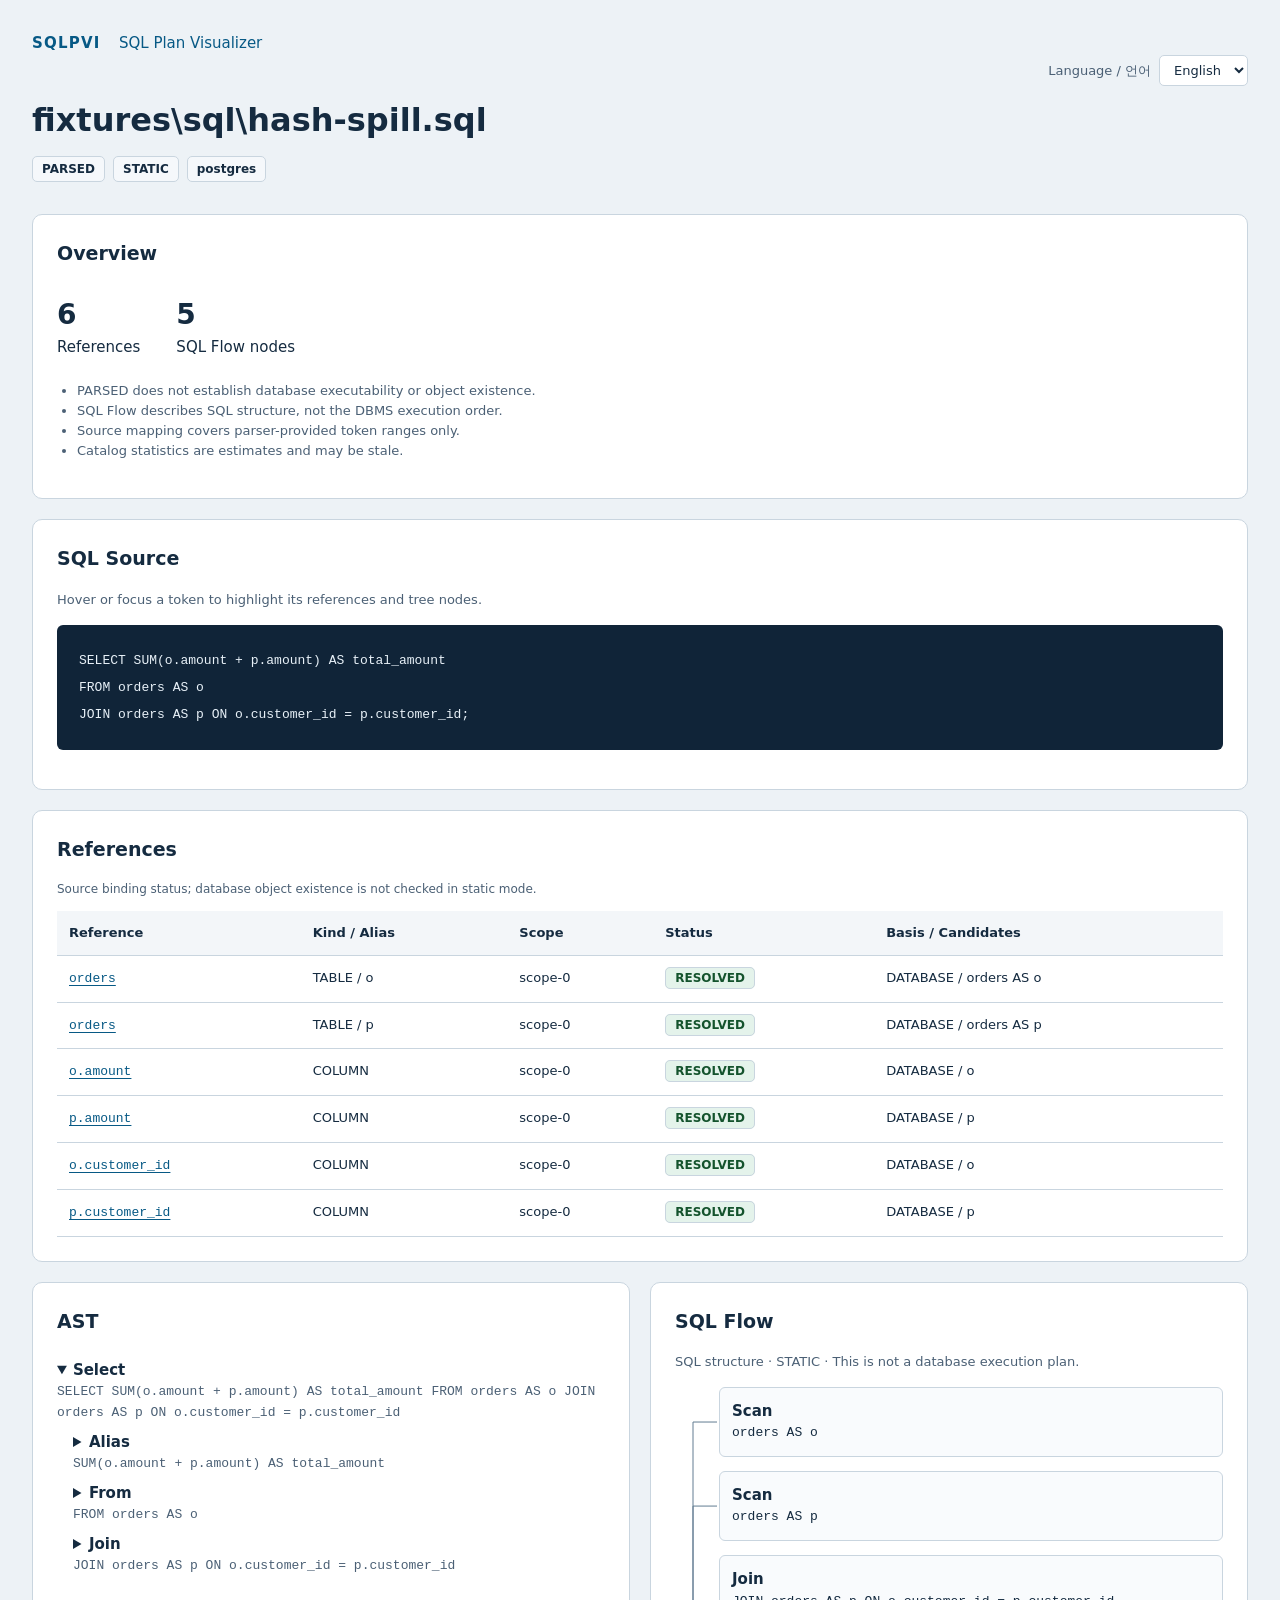
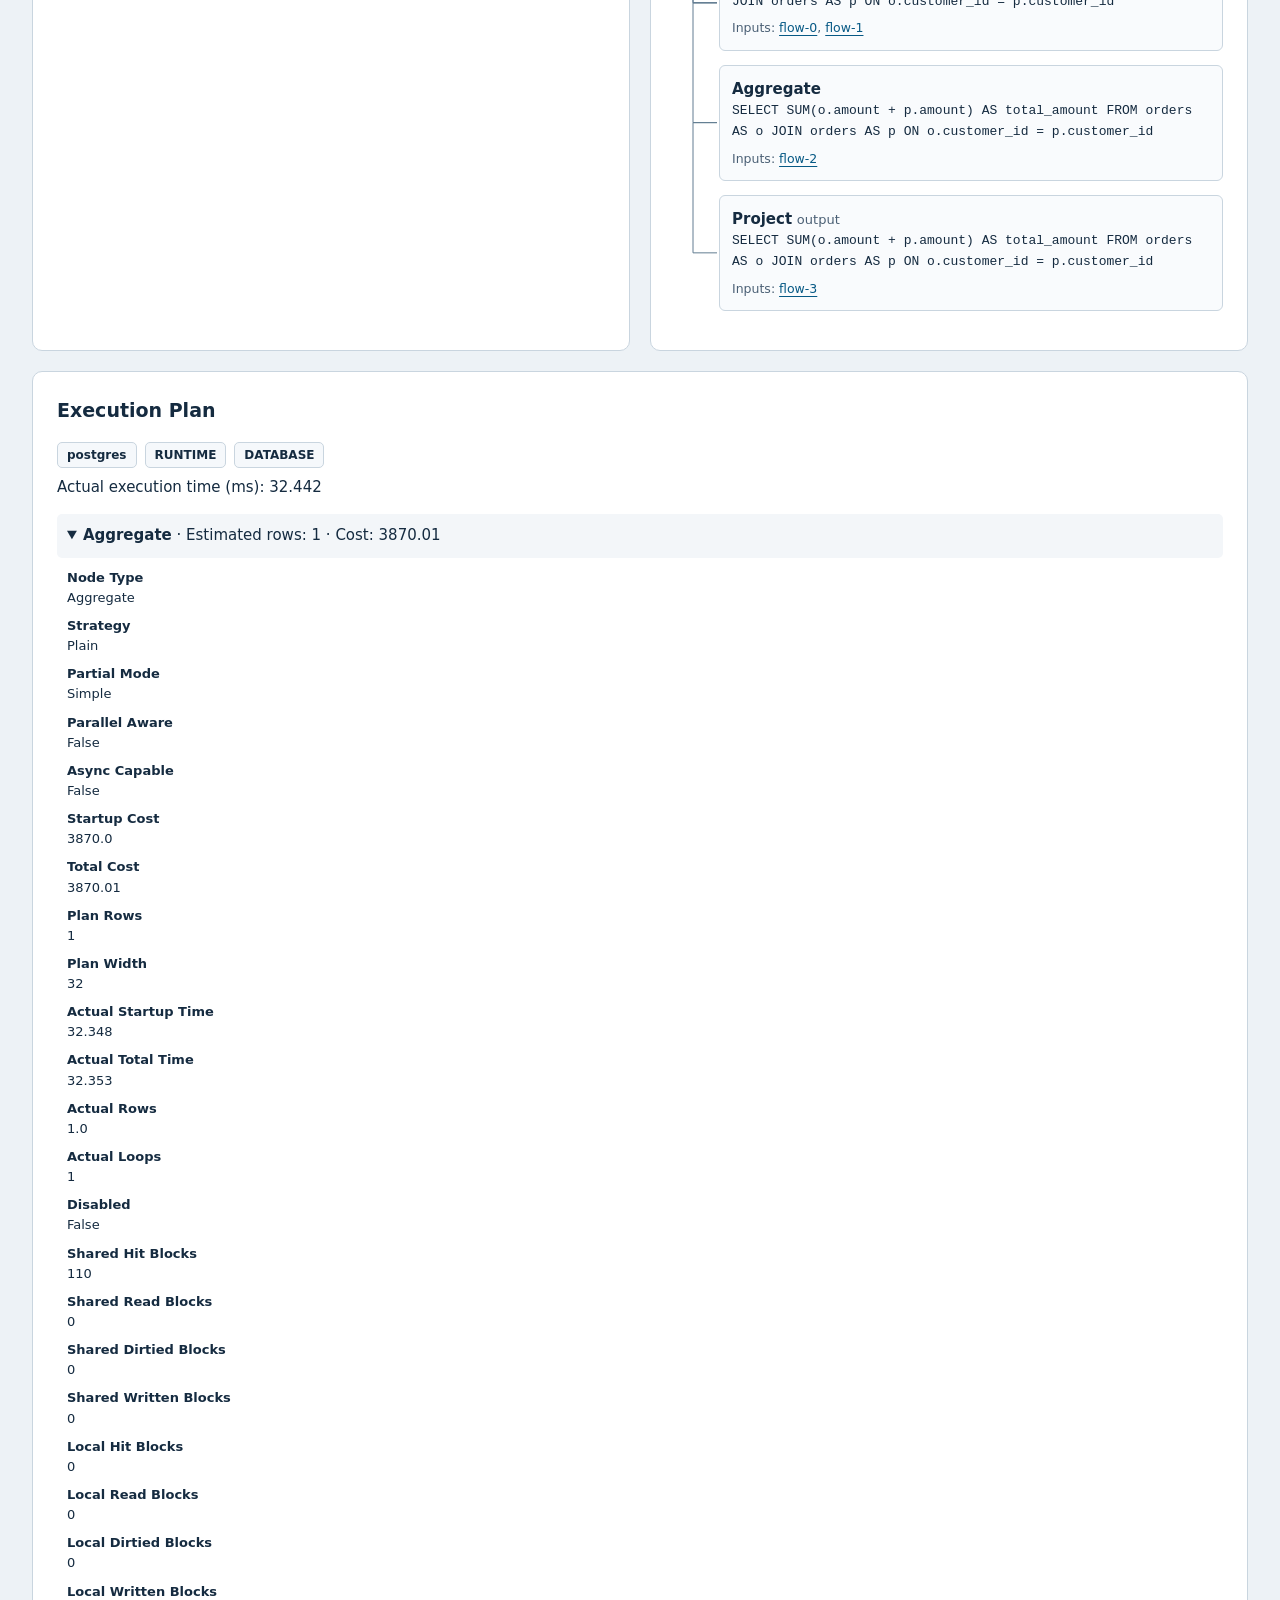
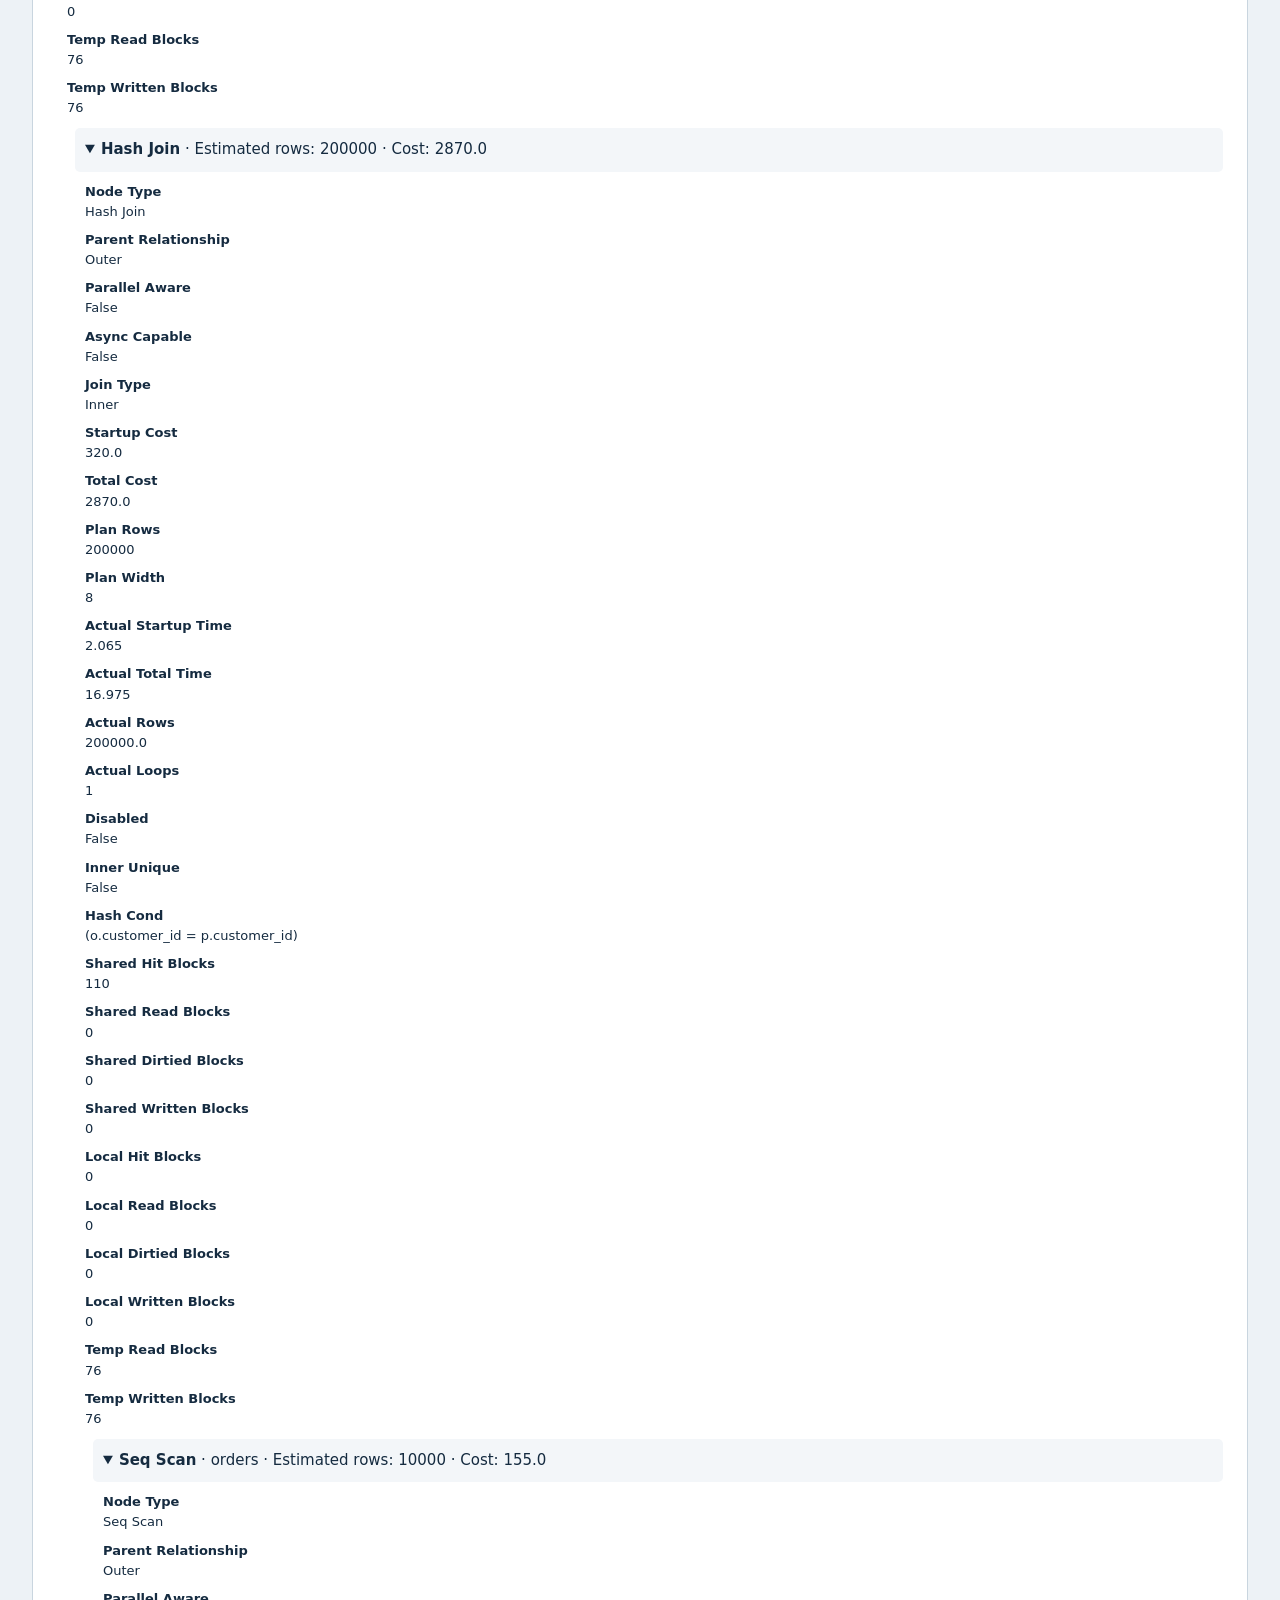
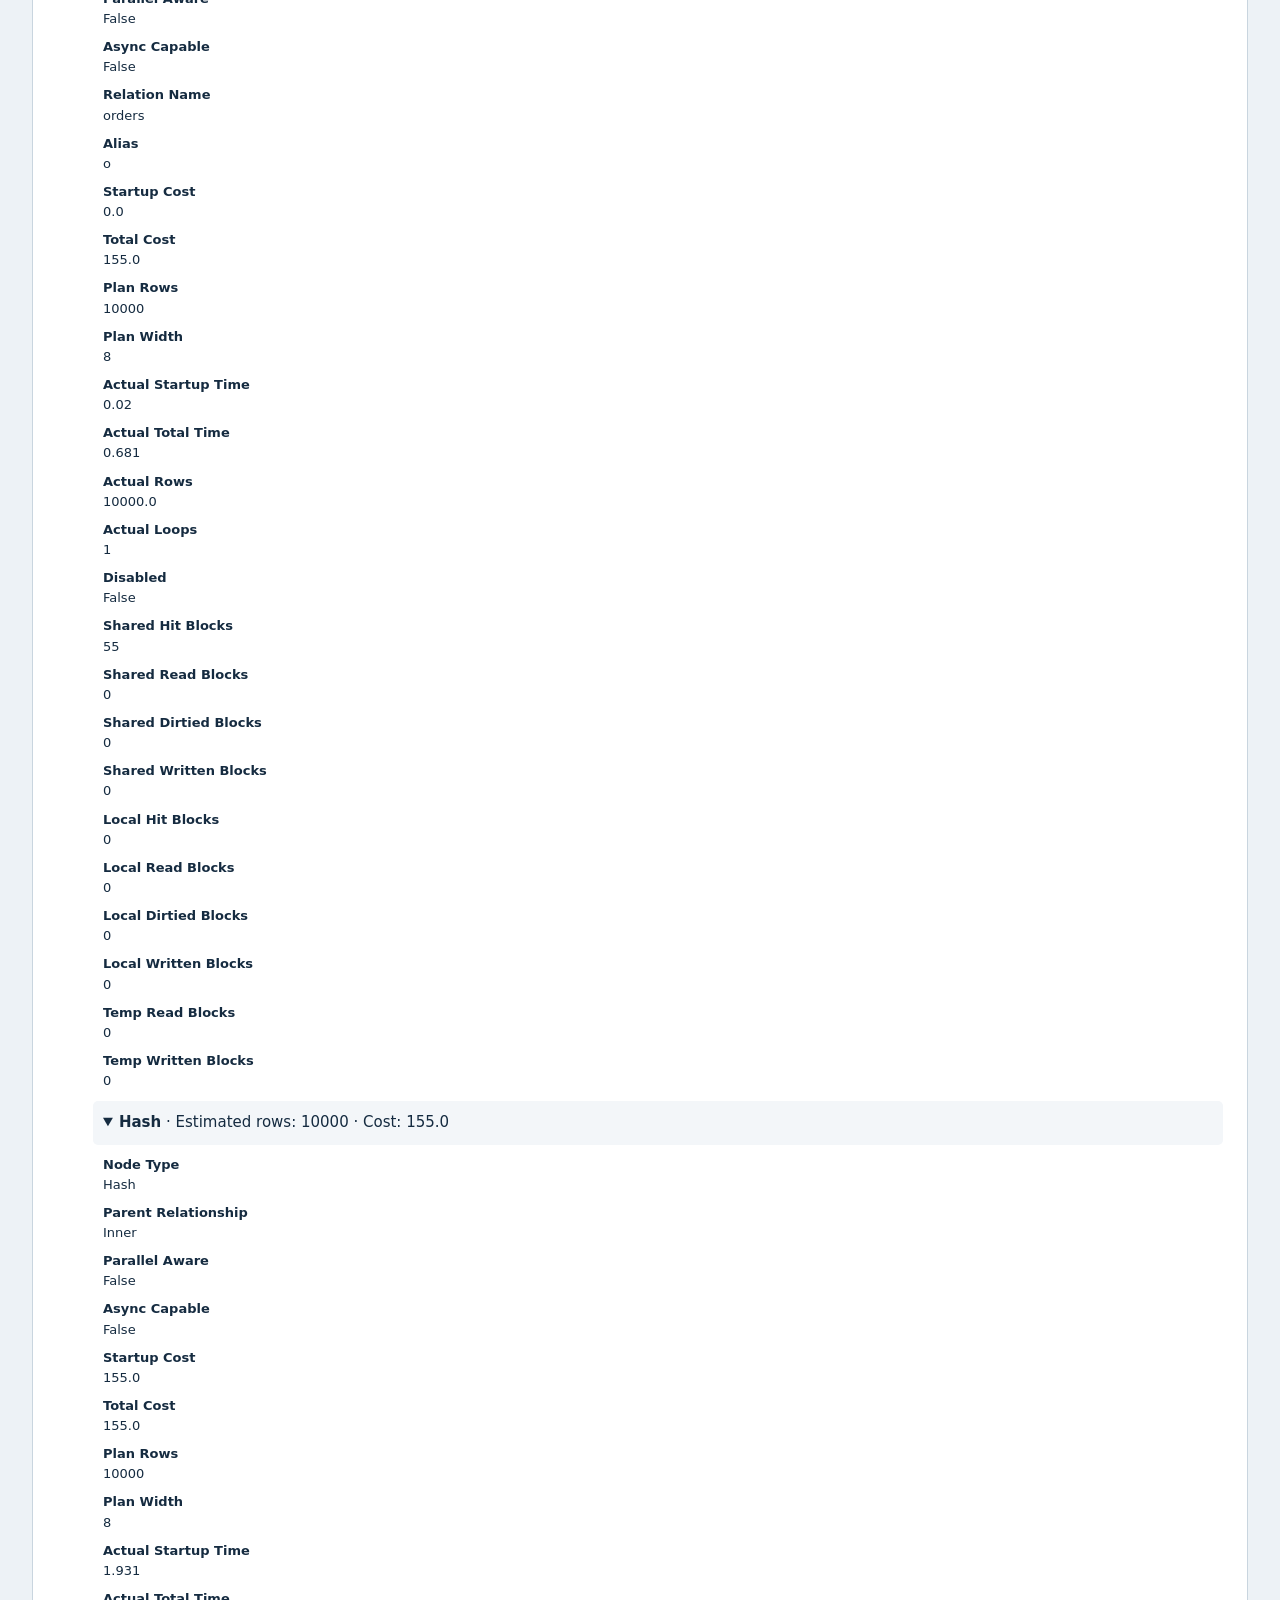
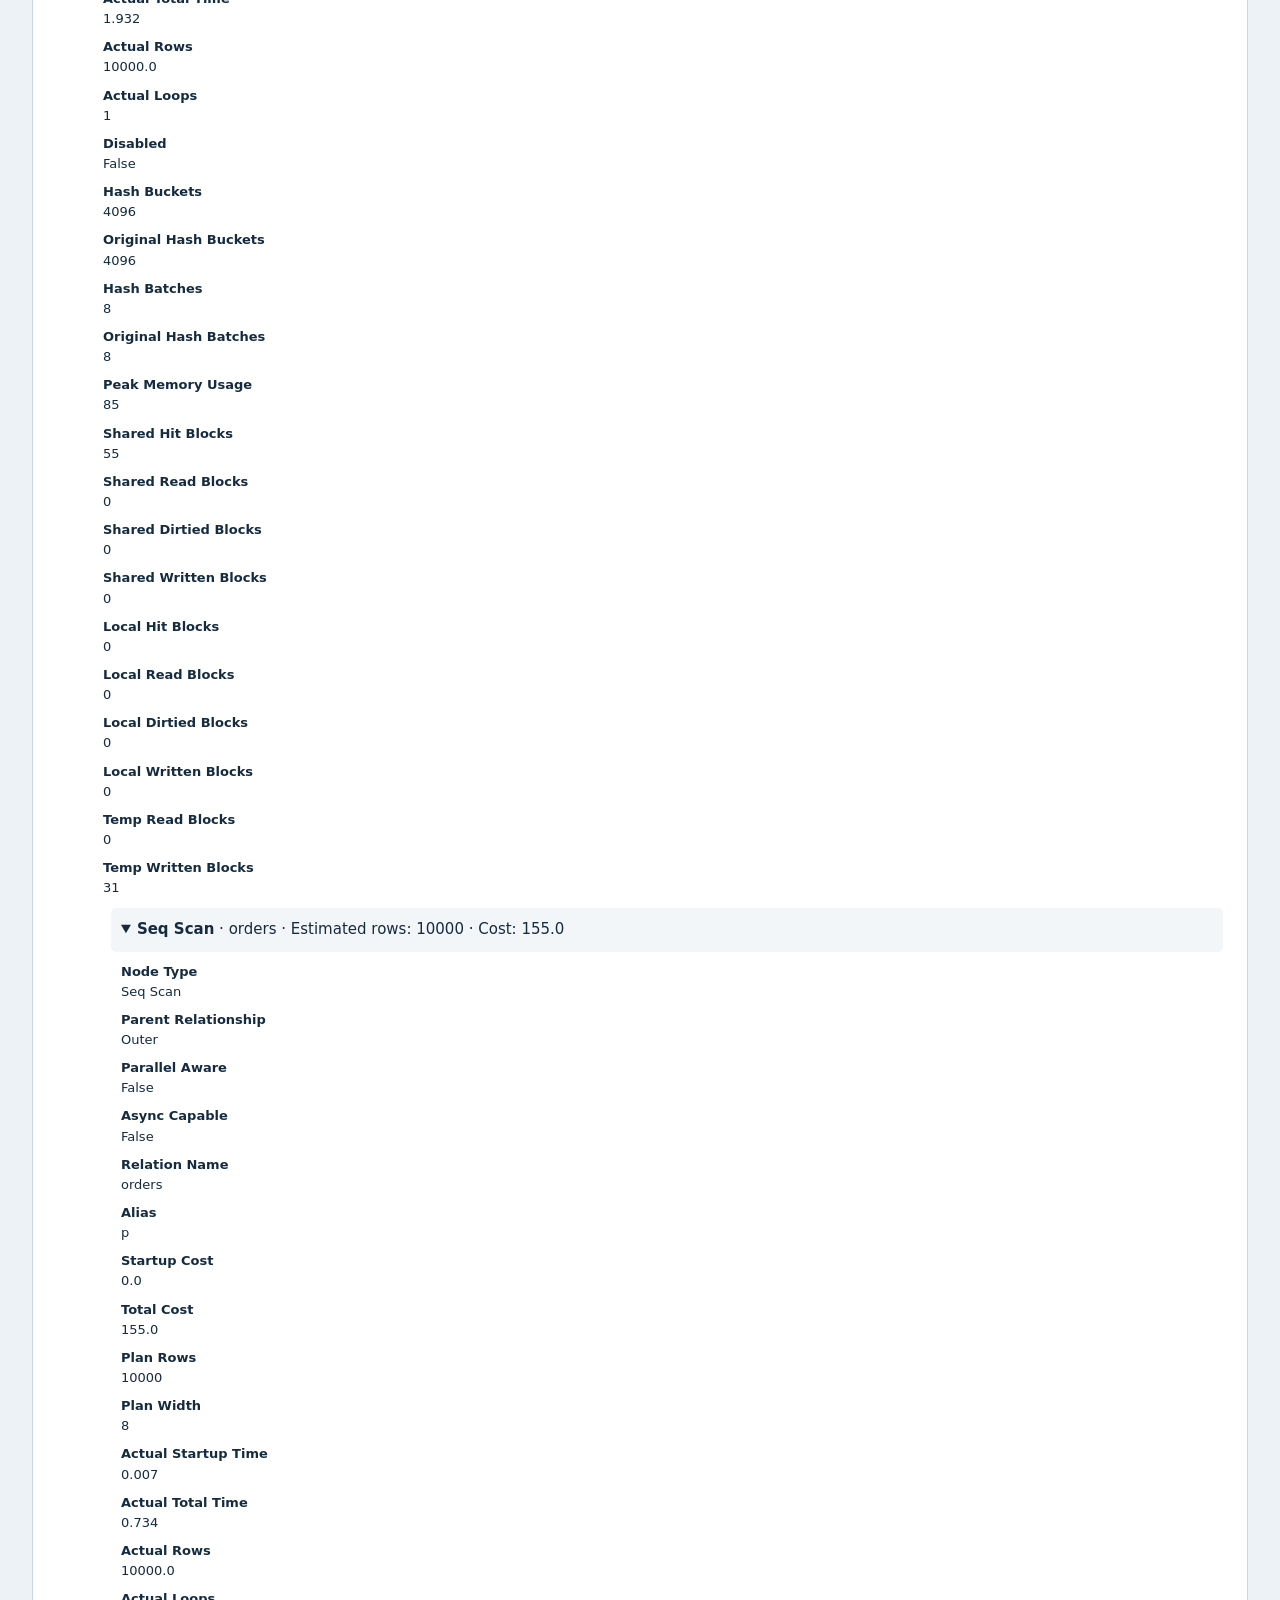
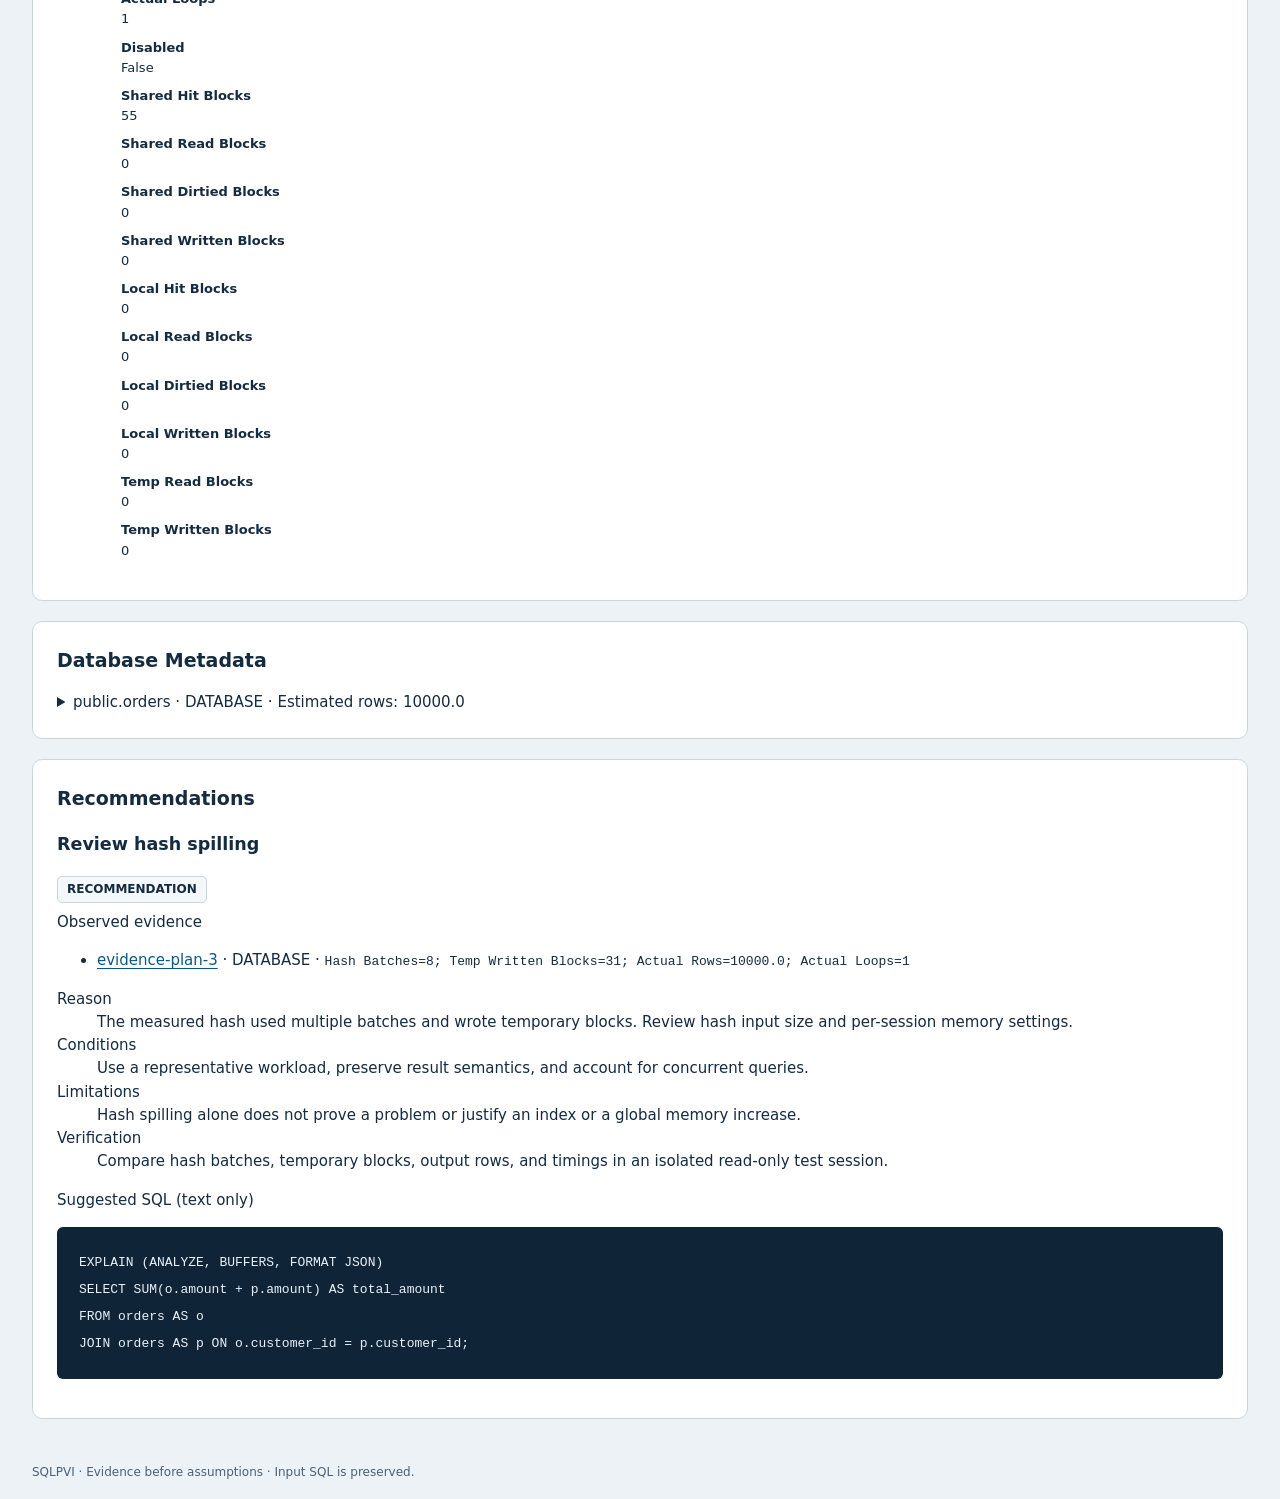
<file: docs/examples/hash-spill.html>
<!doctype html>
<html lang="en">
<head>
<meta name="referrer" content="no-referrer">
  <meta charset="utf-8">
  <meta name="viewport" content="width=device-width, initial-scale=1">
  <meta http-equiv="Content-Security-Policy" content="default-src 'none'; script-src 'sha256-DX0Vcn84FM5WWOONxFnJbAa07QFgLWF5RMw6RZWkvnc='; style-src 'sha256-iVWHNACfknfR4U/BcL1Z3R1y1/RswilsCc43cSc6RH4='; img-src data:; base-uri 'none'; form-action 'none'">
  <link rel="icon" href="data:,">
  <title>SQLPVI · fixtures\sql\hash-spill.sql</title>
  <style>:root{color-scheme:light;--ink:#152b40;--muted:#4b6075;--border:#c9d5df;--accent:#075985;--paper:#fff;--active:#fff0b5}
*{box-sizing:border-box}body{margin:0;background:#edf2f6;color:var(--ink);font:15px/1.55 system-ui,sans-serif}header,main,footer{max-width:1440px;margin:auto;padding:24px 32px}header{padding-top:32px}.brand{font-weight:800;letter-spacing:.08em;color:var(--accent)}.brand span{font-weight:400;letter-spacing:0;margin-left:12px}h1{font-size:clamp(21px,3vw,32px);line-height:1.3;overflow-wrap:anywhere;margin:14px 0}h2{font-size:19px;margin:0 0 16px}p{margin:8px 0}.badges{display:flex;gap:8px;flex-wrap:wrap}.badges span,.status{border:1px solid var(--border);padding:3px 9px;border-radius:5px;font-size:12px;font-weight:700;background:#f5f8fb}main{padding-top:0}section{background:var(--paper);border:1px solid var(--border);border-radius:10px;padding:24px;margin-bottom:20px;min-width:0}.columns{display:grid;grid-template-columns:1fr 1fr;gap:20px}.metrics{display:flex;gap:36px;flex-wrap:wrap}.metrics strong{font-size:28px;display:block}.notes,.hint,caption,small{color:var(--muted)}.notes{padding-left:20px;font-size:13px}.hint{font-size:13px}pre{background:#102438;color:#e8f1f8;padding:22px;border-radius:6px;overflow:auto;line-height:1.8;tab-size:4}code{font:13px/1.6 ui-monospace,Consolas,monospace;overflow-wrap:anywhere}.token{border-radius:3px}.linked.active{background:var(--active);color:#152b40;outline:2px solid #875e00;outline-offset:1px}a{color:var(--accent);text-underline-offset:3px}:focus-visible{outline:3px solid #0077b6;outline-offset:3px}.table-scroll{overflow:auto}table{border-collapse:collapse;width:100%;text-align:left;font-size:13px}caption{text-align:left;font-size:12px;padding-bottom:12px}th,td{padding:12px;border-bottom:1px solid var(--border);vertical-align:top}th{background:#f3f6f9}.ambiguous{background:#fff3cd;color:#664d03}.unresolved{background:#fbe9eb;color:#842029}.resolved{background:#e4f3eb;color:#14532d}.ast-tree,.ast-tree ul{list-style:none;padding-left:16px}.ast-tree{padding-left:0;max-height:720px;overflow:auto}.ast-tree li{margin:7px 0}.ast-tree summary{cursor:pointer}.ast-tree code{display:block;color:var(--muted)}.ast-leaf{display:block}#flow-diagram{position:relative}#flow-edges{position:absolute;inset:0;width:100%;height:100%;pointer-events:none}.flow-nodes{list-style:none;padding:0 0 0 44px;position:relative}.flow-node{border:1px solid var(--border);border-radius:6px;padding:12px;margin:14px 0;background:#f9fbfd}.flow-node code,.flow-node small{display:block}.flow-node code{max-height:100px;overflow:auto}.flow-node small{margin-top:6px}footer{font-size:12px;color:var(--muted);padding-top:0}.skip{position:absolute;top:-100px;left:16px;z-index:2;background:white;padding:10px}.skip:focus{top:8px}
@media(max-width:800px){header,main,footer{padding-left:16px;padding-right:16px}.columns{grid-template-columns:1fr;gap:0}section{padding:16px}.brand span{display:block;margin-left:0}th,td{padding:9px}pre{padding:14px}}
.plan-tree,.plan-tree ul{list-style:none;padding-left:18px}.plan-tree{padding-left:0}.plan-tree summary{cursor:pointer;padding:10px;background:#f3f6f9;border-radius:5px}.plan-tree li{margin:10px 0}.plan-tree dl{font-size:13px;margin:10px}.plan-tree dt{font-weight:700}.plan-tree dd{margin:0 0 8px;overflow-wrap:anywhere}
.language-picker{display:flex;align-items:center;justify-content:flex-end;gap:8px;font-size:13px;color:var(--muted)}.language-picker select{font:inherit;color:var(--ink);background:var(--paper);border:1px solid var(--border);border-radius:5px;padding:6px 10px}
</style>
</head>
<body>
<a class="skip" href="#sql-source" data-i18n>Skip to SQL source</a>
<header>
  <div class="brand">SQLPVI <span>SQL Plan Visualizer</span></div>
  <label class="language-picker" for="language">Language / 언어
    <select id="language"><option value="en">English</option><option value="ko">한국어</option></select>
  </label>
  <h1>fixtures\sql\hash-spill.sql</h1>
  <p class="badges"><span data-i18n>PARSED</span><span data-i18n>STATIC</span><span>postgres</span></p>
</header>
<main>
  <section aria-labelledby="overview-title">
    <h2 id="overview-title" data-i18n>Overview</h2>
    <div class="metrics"><p><strong>6</strong> <span data-i18n>References</span></p><p><strong>5</strong> <span data-i18n>SQL Flow nodes</span></p></div>
    <ul class="notes"><li data-i18n>PARSED does not establish database executability or object existence.</li><li data-i18n>SQL Flow describes SQL structure, not the DBMS execution order.</li><li data-i18n>Source mapping covers parser-provided token ranges only.</li><li data-i18n>Catalog statistics are estimates and may be stale.</li></ul>
  </section>
  <section aria-labelledby="source-title">
    <h2 id="source-title" data-i18n>SQL Source</h2>
    <p class="hint" data-i18n>Hover or focus a token to highlight its references and tree nodes.</p>
    <pre id="sql-source" tabindex="0"><code>SELECT <span id="range-7-10" class="linked token" data-range="range-7-10" tabindex="0">SUM</span>(<span id="range-11-12" class="linked token" data-range="range-11-12" tabindex="0">o</span>.<span id="range-13-19" class="linked token" data-range="range-13-19" tabindex="0">amount</span> + <span id="range-22-23" class="linked token" data-range="range-22-23" tabindex="0">p</span>.<span id="range-24-30" class="linked token" data-range="range-24-30" tabindex="0">amount</span>) AS <span id="range-35-47" class="linked token" data-range="range-35-47" tabindex="0">total_amount</span>
FROM <span id="range-53-59" class="linked token" data-range="range-53-59" tabindex="0">orders</span> AS <span id="range-63-64" class="linked token" data-range="range-63-64" tabindex="0">o</span>
JOIN <span id="range-70-76" class="linked token" data-range="range-70-76" tabindex="0">orders</span> AS <span id="range-80-81" class="linked token" data-range="range-80-81" tabindex="0">p</span> ON <span id="range-85-86" class="linked token" data-range="range-85-86" tabindex="0">o</span>.<span id="range-87-98" class="linked token" data-range="range-87-98" tabindex="0">customer_id</span> = <span id="range-101-102" class="linked token" data-range="range-101-102" tabindex="0">p</span>.<span id="range-103-114" class="linked token" data-range="range-103-114" tabindex="0">customer_id</span>;
</code></pre>
  </section>
  <section aria-labelledby="references-title">
    <h2 id="references-title" data-i18n>References</h2>
    <div class="table-scroll"><table>
      <caption data-i18n>Source binding status; database object existence is not checked in static mode.</caption>
      <thead><tr><th scope="col" data-i18n>Reference</th><th scope="col" data-i18n>Kind / Alias</th><th scope="col" data-i18n>Scope</th><th scope="col" data-i18n>Status</th><th scope="col" data-i18n>Basis / Candidates</th></tr></thead>
      <tbody>
        <tr id="ref-0" class="linked" data-range="range-53-59">
          <td><a href="#range-53-59"><code>orders</code></a></td>
          <td>TABLE / o</td><td>scope-0</td>
          <td><span class="status resolved" data-i18n>RESOLVED</span></td><td><span data-i18n>DATABASE</span> / orders AS o</td>
        </tr>
      
        <tr id="ref-1" class="linked" data-range="range-70-76">
          <td><a href="#range-70-76"><code>orders</code></a></td>
          <td>TABLE / p</td><td>scope-0</td>
          <td><span class="status resolved" data-i18n>RESOLVED</span></td><td><span data-i18n>DATABASE</span> / orders AS p</td>
        </tr>
      
        <tr id="ref-2" class="linked" data-range="range-13-19">
          <td><a href="#range-13-19"><code>o.amount</code></a></td>
          <td>COLUMN</td><td>scope-0</td>
          <td><span class="status resolved" data-i18n>RESOLVED</span></td><td><span data-i18n>DATABASE</span> / o</td>
        </tr>
      
        <tr id="ref-3" class="linked" data-range="range-24-30">
          <td><a href="#range-24-30"><code>p.amount</code></a></td>
          <td>COLUMN</td><td>scope-0</td>
          <td><span class="status resolved" data-i18n>RESOLVED</span></td><td><span data-i18n>DATABASE</span> / p</td>
        </tr>
      
        <tr id="ref-4" class="linked" data-range="range-87-98">
          <td><a href="#range-87-98"><code>o.customer_id</code></a></td>
          <td>COLUMN</td><td>scope-0</td>
          <td><span class="status resolved" data-i18n>RESOLVED</span></td><td><span data-i18n>DATABASE</span> / o</td>
        </tr>
      
        <tr id="ref-5" class="linked" data-range="range-103-114">
          <td><a href="#range-103-114"><code>p.customer_id</code></a></td>
          <td>COLUMN</td><td>scope-0</td>
          <td><span class="status resolved" data-i18n>RESOLVED</span></td><td><span data-i18n>DATABASE</span> / p</td>
        </tr>
      </tbody>
    </table></div>
  </section>
  <div class="columns">
    <section aria-labelledby="ast-title">
      <h2 id="ast-title">AST</h2>
      
      <ul class="ast-tree">
        <li><details open><summary class="linked" data-range=""><strong>Select</strong> <code>SELECT SUM(o.amount + p.amount) AS total_amount FROM orders AS o JOIN orders AS p ON o.customer_id = p.customer_id</code></summary><ul>
        <li><details><summary class="linked" data-range="range-7-10"><strong>Alias</strong> <code>SUM(o.amount + p.amount) AS total_amount</code></summary><ul>
        <li><details><summary class="linked" data-range="range-7-10"><strong>Sum</strong> <code>SUM(o.amount + p.amount)</code></summary><ul>
        <li><details><summary class="linked" data-range=""><strong>Add</strong> <code>o.amount + p.amount</code></summary><ul>
        <li><details><summary class="linked" data-range="range-13-19"><strong>Column</strong> <code>o.amount</code></summary><ul>
        <li><span class="linked ast-leaf" data-range="range-13-19" tabindex="0"><strong>Identifier</strong> <code>amount</code></span></li>
      
        <li><span class="linked ast-leaf" data-range="range-11-12" tabindex="0"><strong>Identifier</strong> <code>o</code></span></li>
      </ul></details>
        </li>
      
        <li><details><summary class="linked" data-range="range-24-30"><strong>Column</strong> <code>p.amount</code></summary><ul>
        <li><span class="linked ast-leaf" data-range="range-24-30" tabindex="0"><strong>Identifier</strong> <code>amount</code></span></li>
      
        <li><span class="linked ast-leaf" data-range="range-22-23" tabindex="0"><strong>Identifier</strong> <code>p</code></span></li>
      </ul></details>
        </li>
      </ul></details>
        </li>
      </ul></details>
        </li>
      
        <li><span class="linked ast-leaf" data-range="range-35-47" tabindex="0"><strong>Identifier</strong> <code>total_amount</code></span></li>
      </ul></details>
        </li>
      
        <li><details><summary class="linked" data-range=""><strong>From</strong> <code>FROM orders AS o</code></summary><ul>
        <li><details><summary class="linked" data-range="range-53-59"><strong>Table</strong> <code>orders AS o</code></summary><ul>
        <li><span class="linked ast-leaf" data-range="range-53-59" tabindex="0"><strong>Identifier</strong> <code>orders</code></span></li>
      
        <li><details><summary class="linked" data-range="range-63-64"><strong>TableAlias</strong> <code>o</code></summary><ul>
        <li><span class="linked ast-leaf" data-range="range-63-64" tabindex="0"><strong>Identifier</strong> <code>o</code></span></li>
      </ul></details>
        </li>
      </ul></details>
        </li>
      </ul></details>
        </li>
      
        <li><details><summary class="linked" data-range=""><strong>Join</strong> <code>JOIN orders AS p ON o.customer_id = p.customer_id</code></summary><ul>
        <li><details><summary class="linked" data-range="range-70-76"><strong>Table</strong> <code>orders AS p</code></summary><ul>
        <li><span class="linked ast-leaf" data-range="range-70-76" tabindex="0"><strong>Identifier</strong> <code>orders</code></span></li>
      
        <li><details><summary class="linked" data-range="range-80-81"><strong>TableAlias</strong> <code>p</code></summary><ul>
        <li><span class="linked ast-leaf" data-range="range-80-81" tabindex="0"><strong>Identifier</strong> <code>p</code></span></li>
      </ul></details>
        </li>
      </ul></details>
        </li>
      
        <li><details><summary class="linked" data-range=""><strong>EQ</strong> <code>o.customer_id = p.customer_id</code></summary><ul>
        <li><details><summary class="linked" data-range="range-87-98"><strong>Column</strong> <code>o.customer_id</code></summary><ul>
        <li><span class="linked ast-leaf" data-range="range-87-98" tabindex="0"><strong>Identifier</strong> <code>customer_id</code></span></li>
      
        <li><span class="linked ast-leaf" data-range="range-85-86" tabindex="0"><strong>Identifier</strong> <code>o</code></span></li>
      </ul></details>
        </li>
      
        <li><details><summary class="linked" data-range="range-103-114"><strong>Column</strong> <code>p.customer_id</code></summary><ul>
        <li><span class="linked ast-leaf" data-range="range-103-114" tabindex="0"><strong>Identifier</strong> <code>customer_id</code></span></li>
      
        <li><span class="linked ast-leaf" data-range="range-101-102" tabindex="0"><strong>Identifier</strong> <code>p</code></span></li>
      </ul></details>
        </li>
      </ul></details>
        </li>
      </ul></details>
        </li>
      </ul></details>
        </li>
      </ul>
    </section>
    <section aria-labelledby="flow-title">
      <h2 id="flow-title">SQL Flow</h2>
      <p class="hint" data-i18n>SQL structure · STATIC · This is not a database execution plan.</p>
      <div id="flow-diagram"><svg id="flow-edges" aria-hidden="true"></svg><ol class="flow-nodes">
        <li id="flow-0" class="linked flow-node" data-range="range-53-59" data-inputs="" tabindex="0">
          <strong data-i18n>Scan</strong><code>orders AS o</code>
          
        </li><li id="flow-1" class="linked flow-node" data-range="range-70-76" data-inputs="" tabindex="0">
          <strong data-i18n>Scan</strong><code>orders AS p</code>
          
        </li><li id="flow-2" class="linked flow-node" data-range="" data-inputs="flow-0 flow-1" tabindex="0">
          <strong data-i18n>Join</strong><code>JOIN orders AS p ON o.customer_id = p.customer_id</code>
          <small><span data-i18n>Inputs:</span> <a href="#flow-0">flow-0</a>, <a href="#flow-1">flow-1</a></small>
        </li><li id="flow-3" class="linked flow-node" data-range="" data-inputs="flow-2" tabindex="0">
          <strong data-i18n>Aggregate</strong><code>SELECT SUM(o.amount + p.amount) AS total_amount FROM orders AS o JOIN orders AS p ON o.customer_id = p.customer_id</code>
          <small><span data-i18n>Inputs:</span> <a href="#flow-2">flow-2</a></small>
        </li><li id="flow-4" class="linked flow-node" data-range="" data-inputs="flow-3" tabindex="0">
          <strong data-i18n>Project</strong> <span class="hint" data-i18n>output</span><code>SELECT SUM(o.amount + p.amount) AS total_amount FROM orders AS o JOIN orders AS p ON o.customer_id = p.customer_id</code>
          <small><span data-i18n>Inputs:</span> <a href="#flow-3">flow-3</a></small>
        </li>
      </ol></div>
    </section>
  </div>
  
  <section aria-labelledby="plan-title">
    <h2 id="plan-title" data-i18n>Execution Plan</h2>
    <p class="badges"><span>postgres</span><span data-i18n>RUNTIME</span><span data-i18n>DATABASE</span></p>
    <p><span data-i18n>Actual execution time (ms):</span> 32.442</p>
    
    <ul class="plan-tree"><li id="plan-0"><details open><summary><strong>Aggregate</strong> · <span data-i18n>Estimated rows:</span> 1 · <span data-i18n>Cost:</span> 3870.01</summary><dl><dt>Node Type</dt><dd>Aggregate</dd><dt>Strategy</dt><dd>Plain</dd><dt>Partial Mode</dt><dd>Simple</dd><dt>Parallel Aware</dt><dd>False</dd><dt>Async Capable</dt><dd>False</dd><dt>Startup Cost</dt><dd>3870.0</dd><dt>Total Cost</dt><dd>3870.01</dd><dt>Plan Rows</dt><dd>1</dd><dt>Plan Width</dt><dd>32</dd><dt>Actual Startup Time</dt><dd>32.348</dd><dt>Actual Total Time</dt><dd>32.353</dd><dt>Actual Rows</dt><dd>1.0</dd><dt>Actual Loops</dt><dd>1</dd><dt>Disabled</dt><dd>False</dd><dt>Shared Hit Blocks</dt><dd>110</dd><dt>Shared Read Blocks</dt><dd>0</dd><dt>Shared Dirtied Blocks</dt><dd>0</dd><dt>Shared Written Blocks</dt><dd>0</dd><dt>Local Hit Blocks</dt><dd>0</dd><dt>Local Read Blocks</dt><dd>0</dd><dt>Local Dirtied Blocks</dt><dd>0</dd><dt>Local Written Blocks</dt><dd>0</dd><dt>Temp Read Blocks</dt><dd>76</dd><dt>Temp Written Blocks</dt><dd>76</dd></dl><ul><li id="plan-1"><details open><summary><strong>Hash Join</strong> · <span data-i18n>Estimated rows:</span> 200000 · <span data-i18n>Cost:</span> 2870.0</summary><dl><dt>Node Type</dt><dd>Hash Join</dd><dt>Parent Relationship</dt><dd>Outer</dd><dt>Parallel Aware</dt><dd>False</dd><dt>Async Capable</dt><dd>False</dd><dt>Join Type</dt><dd>Inner</dd><dt>Startup Cost</dt><dd>320.0</dd><dt>Total Cost</dt><dd>2870.0</dd><dt>Plan Rows</dt><dd>200000</dd><dt>Plan Width</dt><dd>8</dd><dt>Actual Startup Time</dt><dd>2.065</dd><dt>Actual Total Time</dt><dd>16.975</dd><dt>Actual Rows</dt><dd>200000.0</dd><dt>Actual Loops</dt><dd>1</dd><dt>Disabled</dt><dd>False</dd><dt>Inner Unique</dt><dd>False</dd><dt>Hash Cond</dt><dd>(o.customer_id = p.customer_id)</dd><dt>Shared Hit Blocks</dt><dd>110</dd><dt>Shared Read Blocks</dt><dd>0</dd><dt>Shared Dirtied Blocks</dt><dd>0</dd><dt>Shared Written Blocks</dt><dd>0</dd><dt>Local Hit Blocks</dt><dd>0</dd><dt>Local Read Blocks</dt><dd>0</dd><dt>Local Dirtied Blocks</dt><dd>0</dd><dt>Local Written Blocks</dt><dd>0</dd><dt>Temp Read Blocks</dt><dd>76</dd><dt>Temp Written Blocks</dt><dd>76</dd></dl><ul><li id="plan-2"><details open><summary><strong>Seq Scan</strong> · orders · <span data-i18n>Estimated rows:</span> 10000 · <span data-i18n>Cost:</span> 155.0</summary><dl><dt>Node Type</dt><dd>Seq Scan</dd><dt>Parent Relationship</dt><dd>Outer</dd><dt>Parallel Aware</dt><dd>False</dd><dt>Async Capable</dt><dd>False</dd><dt>Relation Name</dt><dd>orders</dd><dt>Alias</dt><dd>o</dd><dt>Startup Cost</dt><dd>0.0</dd><dt>Total Cost</dt><dd>155.0</dd><dt>Plan Rows</dt><dd>10000</dd><dt>Plan Width</dt><dd>8</dd><dt>Actual Startup Time</dt><dd>0.02</dd><dt>Actual Total Time</dt><dd>0.681</dd><dt>Actual Rows</dt><dd>10000.0</dd><dt>Actual Loops</dt><dd>1</dd><dt>Disabled</dt><dd>False</dd><dt>Shared Hit Blocks</dt><dd>55</dd><dt>Shared Read Blocks</dt><dd>0</dd><dt>Shared Dirtied Blocks</dt><dd>0</dd><dt>Shared Written Blocks</dt><dd>0</dd><dt>Local Hit Blocks</dt><dd>0</dd><dt>Local Read Blocks</dt><dd>0</dd><dt>Local Dirtied Blocks</dt><dd>0</dd><dt>Local Written Blocks</dt><dd>0</dd><dt>Temp Read Blocks</dt><dd>0</dd><dt>Temp Written Blocks</dt><dd>0</dd></dl></details></li><li id="plan-3"><details open><summary><strong>Hash</strong> · <span data-i18n>Estimated rows:</span> 10000 · <span data-i18n>Cost:</span> 155.0</summary><dl><dt>Node Type</dt><dd>Hash</dd><dt>Parent Relationship</dt><dd>Inner</dd><dt>Parallel Aware</dt><dd>False</dd><dt>Async Capable</dt><dd>False</dd><dt>Startup Cost</dt><dd>155.0</dd><dt>Total Cost</dt><dd>155.0</dd><dt>Plan Rows</dt><dd>10000</dd><dt>Plan Width</dt><dd>8</dd><dt>Actual Startup Time</dt><dd>1.931</dd><dt>Actual Total Time</dt><dd>1.932</dd><dt>Actual Rows</dt><dd>10000.0</dd><dt>Actual Loops</dt><dd>1</dd><dt>Disabled</dt><dd>False</dd><dt>Hash Buckets</dt><dd>4096</dd><dt>Original Hash Buckets</dt><dd>4096</dd><dt>Hash Batches</dt><dd>8</dd><dt>Original Hash Batches</dt><dd>8</dd><dt>Peak Memory Usage</dt><dd>85</dd><dt>Shared Hit Blocks</dt><dd>55</dd><dt>Shared Read Blocks</dt><dd>0</dd><dt>Shared Dirtied Blocks</dt><dd>0</dd><dt>Shared Written Blocks</dt><dd>0</dd><dt>Local Hit Blocks</dt><dd>0</dd><dt>Local Read Blocks</dt><dd>0</dd><dt>Local Dirtied Blocks</dt><dd>0</dd><dt>Local Written Blocks</dt><dd>0</dd><dt>Temp Read Blocks</dt><dd>0</dd><dt>Temp Written Blocks</dt><dd>31</dd></dl><ul><li id="plan-4"><details open><summary><strong>Seq Scan</strong> · orders · <span data-i18n>Estimated rows:</span> 10000 · <span data-i18n>Cost:</span> 155.0</summary><dl><dt>Node Type</dt><dd>Seq Scan</dd><dt>Parent Relationship</dt><dd>Outer</dd><dt>Parallel Aware</dt><dd>False</dd><dt>Async Capable</dt><dd>False</dd><dt>Relation Name</dt><dd>orders</dd><dt>Alias</dt><dd>p</dd><dt>Startup Cost</dt><dd>0.0</dd><dt>Total Cost</dt><dd>155.0</dd><dt>Plan Rows</dt><dd>10000</dd><dt>Plan Width</dt><dd>8</dd><dt>Actual Startup Time</dt><dd>0.007</dd><dt>Actual Total Time</dt><dd>0.734</dd><dt>Actual Rows</dt><dd>10000.0</dd><dt>Actual Loops</dt><dd>1</dd><dt>Disabled</dt><dd>False</dd><dt>Shared Hit Blocks</dt><dd>55</dd><dt>Shared Read Blocks</dt><dd>0</dd><dt>Shared Dirtied Blocks</dt><dd>0</dd><dt>Shared Written Blocks</dt><dd>0</dd><dt>Local Hit Blocks</dt><dd>0</dd><dt>Local Read Blocks</dt><dd>0</dd><dt>Local Dirtied Blocks</dt><dd>0</dd><dt>Local Written Blocks</dt><dd>0</dd><dt>Temp Read Blocks</dt><dd>0</dd><dt>Temp Written Blocks</dt><dd>0</dd></dl></details></li></ul></details></li></ul></details></li></ul></details></li></ul>
  </section>
  
  
  <section aria-labelledby="metadata-title">
    <h2 id="metadata-title" data-i18n>Database Metadata</h2>
    <details><summary>public.orders · DATABASE · <span data-i18n>Estimated rows:</span> 10000.0</summary>
      <div class="table-scroll"><table><thead><tr><th data-i18n>Column</th><th data-i18n>Data type</th><th data-i18n>Nullable</th><th data-i18n>Null fraction</th><th data-i18n>Distinct estimate</th></tr></thead><tbody><tr><td>id</td><td>integer</td><td>False</td><td>0.0</td><td>-1.0</td></tr><tr><td>customer_id</td><td>integer</td><td>True</td><td>0.0</td><td>500.0</td></tr><tr><td>amount</td><td>numeric</td><td>False</td><td>0.0</td><td>1000.0</td></tr></tbody></table></div>
      <h3 data-i18n>Indexes</h3><ul><li><strong>orders_pkey</strong><code>CREATE UNIQUE INDEX orders_pkey ON public.orders USING btree (id)</code></li><li><strong>orders_customer_idx</strong><code>CREATE INDEX orders_customer_idx ON public.orders USING btree (customer_id)</code></li></ul>
    </details>
  </section>
  
  
  <section aria-labelledby="recommendations-title">
    <h2 id="recommendations-title" data-i18n>Recommendations</h2>
    
    <article id="recommendation-hash-spill">
      <h3 data-i18n>Review hash spilling</h3>
      <p class="badges"><span data-i18n>RECOMMENDATION</span></p>
      <p data-i18n>Observed evidence</p>
      <ul><li id="evidence-plan-3"><a href="#plan-3">evidence-plan-3</a> · <span data-i18n>DATABASE</span> · <code>Hash Batches=8; Temp Written Blocks=31; Actual Rows=10000.0; Actual Loops=1</code></li></ul>
      <dl>
        <dt data-i18n>Reason</dt><dd data-i18n>The measured hash used multiple batches and wrote temporary blocks. Review hash input size and per-session memory settings.</dd>
        <dt data-i18n>Conditions</dt><dd data-i18n>Use a representative workload, preserve result semantics, and account for concurrent queries.</dd>
        <dt data-i18n>Limitations</dt><dd data-i18n>Hash spilling alone does not prove a problem or justify an index or a global memory increase.</dd>
        <dt data-i18n>Verification</dt><dd data-i18n>Compare hash batches, temporary blocks, output rows, and timings in an isolated read-only test session.</dd>
      </dl>
      <p data-i18n>Suggested SQL (text only)</p>
      <pre><code>EXPLAIN (ANALYZE, BUFFERS, FORMAT JSON)
SELECT SUM(o.amount + p.amount) AS total_amount
FROM orders AS o
JOIN orders AS p ON o.customer_id = p.customer_id;
</code></pre>
    </article>
    
  </section>
  
</main>
<footer data-i18n>SQLPVI · Evidence before assumptions · Input SQL is preserved.</footer>
<script>"use strict";
const linked = [...document.querySelectorAll("[data-range]")];
function highlight(target) {
  const range = target instanceof Element ? target.closest("[data-range]")?.dataset.range : null;
  for (const node of linked) node.classList.toggle("active", Boolean(range) && node.dataset.range === range);
}
document.addEventListener("mouseover", event => highlight(event.target));
document.addEventListener("focusin", event => highlight(event.target));
document.addEventListener("mouseout", event => highlight(event.relatedTarget));
document.addEventListener("focusout", event => highlight(event.relatedTarget));
function drawFlow() {
  const diagram = document.getElementById("flow-diagram");
  const svg = document.getElementById("flow-edges");
  const bounds = diagram.getBoundingClientRect();
  svg.replaceChildren();
  for (const node of document.querySelectorAll(".flow-node")) {
    const box = node.getBoundingClientRect();
    for (const input of node.dataset.inputs.split(" ").filter(Boolean)) {
      const source = document.getElementById(input);
      if (!source) continue;
      const from = source.getBoundingClientRect();
      const path = document.createElementNS("http://www.w3.org/2000/svg", "path");
      path.setAttribute("d", `M 42 ${from.top + from.height / 2 - bounds.top} H 18 V ${box.top + box.height / 2 - bounds.top} H 42`);
      path.setAttribute("stroke", "#627d92");
      path.setAttribute("fill", "none");
      svg.append(path);
    }
  }
}
window.addEventListener("resize", drawFlow);
drawFlow();
const korean = {
  "Review hash spilling": "해시 임시 파일 사용 점검",
  "The measured hash used multiple batches and wrote temporary blocks. Review hash input size and per-session memory settings.": "실측 해시 작업의 여러 배치 및 임시 블록 기록 확인. 해시 입력 행 수와 세션별 메모리 설정 점검.",
  "Hash spilling alone does not prove a problem or justify an index or a global memory increase.": "해시 임시 파일 사용만으로 성능 문제 확정 불가. 인덱스 추가·전역 메모리 증설의 단독 근거로 사용 불가.",
  "Compare hash batches, temporary blocks, output rows, and timings in an isolated read-only test session.": "격리된 조회 전용 테스트 세션에서 해시 배치 수·임시 블록·출력 행 수·실행 시간 비교.",
  "Recommendations": "개선 후보",
  "RECOMMENDATION": "RECOMMENDATION · 개선 후보",
  "Review disk sorting": "디스크 정렬 점검",
  "Observed evidence": "관측 근거",
  "Reason": "제안 이유",
  "Conditions": "적용 조건",
  "Limitations": "한계",
  "Verification": "검증 방법",
  "Suggested SQL (text only)": "검증 SQL (텍스트 전용)",
  "The measured sort used disk storage. Review sort input size and per-session work_mem.": "실제 정렬에서 디스크를 사용했습니다. 정렬 입력량과 세션별 work_mem을 점검하세요.",
  "Use a representative workload, preserve result semantics, and account for concurrent queries.": "대표 부하에서 결과 의미를 보존하고 동시 실행 쿼리를 고려해야 합니다.",
  "A disk sort alone does not prove a problem or justify an index or a global memory increase.": "디스크 정렬만으로 문제를 확정하거나 인덱스 추가·전역 메모리 증가를 권고하지 않습니다.",
  "Compare sort space, output rows, buffers, and timings in an isolated read-only test session.": "격리된 조회 전용 테스트 세션에서 정렬 공간, 출력 행 수, 버퍼와 실행 시간을 비교하세요.",
  "RUNTIME": "RUNTIME · 실제 실행",
  "Actual execution time (ms):": "실제 실행 시간(ms):",
  "Runtime mode executed the read-only query; actual metrics are environment-dependent.": "Runtime 모드에서 조회 전용 쿼리를 실제 실행했습니다. 측정값은 실행 환경에 따라 달라집니다.",
  "Database Metadata": "DB 메타데이터",
  "Column": "컬럼",
  "Data type": "데이터 타입",
  "Nullable": "NULL 허용",
  "Null fraction": "NULL 비율",
  "Distinct estimate": "고유값 수 추정",
  "Indexes": "인덱스",
  "No indexes visible.": "조회 가능한 인덱스가 없습니다.",
  "Catalog statistics are estimates and may be stale.": "Catalog 통계는 추정값이며 최신 데이터 분포와 다를 수 있습니다.",
  "Skip to SQL source": "SQL 원문으로 이동",
  "Overview": "개요",
  "References": "참조",
  "SQL Flow nodes": "SQL Flow 노드",
  "SQL Source": "SQL 원문",
  "Reference": "참조",
  "Kind / Alias": "유형 / 별칭",
  "Scope": "범위",
  "Status": "상태",
  "Basis / Candidates": "출처 / 후보",
  "PARSED": "PARSED · 파싱됨",
  "STATIC": "STATIC · 정적 분석",
  "DATABASE": "DATABASE · DB 근거",
  "ESTIMATED": "ESTIMATED · 예상 계획",
  "RESOLVED": "RESOLVED · 연결됨",
  "AMBIGUOUS": "AMBIGUOUS · 후보가 여러 개",
  "UNRESOLVED": "UNRESOLVED · 확인 불가",
  "PARSED does not establish database executability or object existence.": "파싱 성공은 DB 실행 가능성이나 객체의 존재를 보증하지 않습니다.",
  "SQL Flow describes SQL structure, not the DBMS execution order.": "SQL Flow는 SQL 구조를 나타냅니다. 실제 DBMS 실행 순서는 실행 계획에서 확인합니다.",
  "Source mapping covers parser-provided token ranges only.": "원문 연결은 파서가 제공한 토큰 위치에만 적용됩니다.",
  "Hover or focus a token to highlight its references and tree nodes.": "토큰에 마우스를 올리거나 키보드로 이동하면 연결된 참조와 트리 노드가 강조됩니다.",
  "Source binding status; database object existence is not checked in static mode.": "SQL 원문에서의 연결 상태입니다. 정적 분석만으로 DB 객체의 존재를 확인하지 않습니다.",
  "No explicit table or column references.": "명시적인 테이블 또는 컬럼 참조가 없습니다.",
  "SQL structure · STATIC · This is not a database execution plan.": "SQL 구조 · STATIC · DB 실행 계획과 구분해 표시합니다.",
  "Scan": "Scan · 테이블 참조",
  "Project": "Project · 출력 컬럼",
  "Filter": "Filter · 필터",
  "Join": "Join · 조인",
  "Aggregate": "Aggregate · 집계",
  "Sort": "Sort · 정렬",
  "Distinct": "Distinct · 중복 제거",
  "Limit": "Limit · 행 수 제한",
  "Offset": "Offset · 시작 위치",
  "CTE": "CTE · 공통 테이블 식",
  "Subquery": "Subquery · 서브쿼리",
  "output": "출력",
  "Inputs:": "입력:",
  "Execution Plan": "실행 계획",
  "Estimated rows:": "예상 행 수:",
  "Cost:": "비용:",
  "SQLPVI · Evidence before assumptions · Input SQL is preserved.": "SQLPVI · 근거를 바탕으로 분석합니다 · 입력 SQL은 변경하지 않습니다."
};
const languagePicker = document.getElementById("language");
function setLanguage(language) {
  const selected = language === "ko" ? "ko" : "en";
  document.documentElement.lang = selected;
  languagePicker.value = selected;
  for (const element of document.querySelectorAll("[data-i18n]")) {
    const original = element.dataset.i18n || element.textContent;
    element.dataset.i18n = original;
    element.textContent = selected === "ko" ? korean[original] || original : original;
  }
  try { localStorage.setItem("sqlpvi-language", selected); } catch { /* Storage may be unavailable for local files. */ }
  drawFlow();
}
let initialLanguage = navigator.language.startsWith("ko") ? "ko" : "en";
try { initialLanguage = localStorage.getItem("sqlpvi-language") || initialLanguage; } catch { /* The picker still works without storage. */ }
languagePicker.addEventListener("change", () => setLanguage(languagePicker.value));
setLanguage(initialLanguage);
</script>
</body>
</html>
</file>
